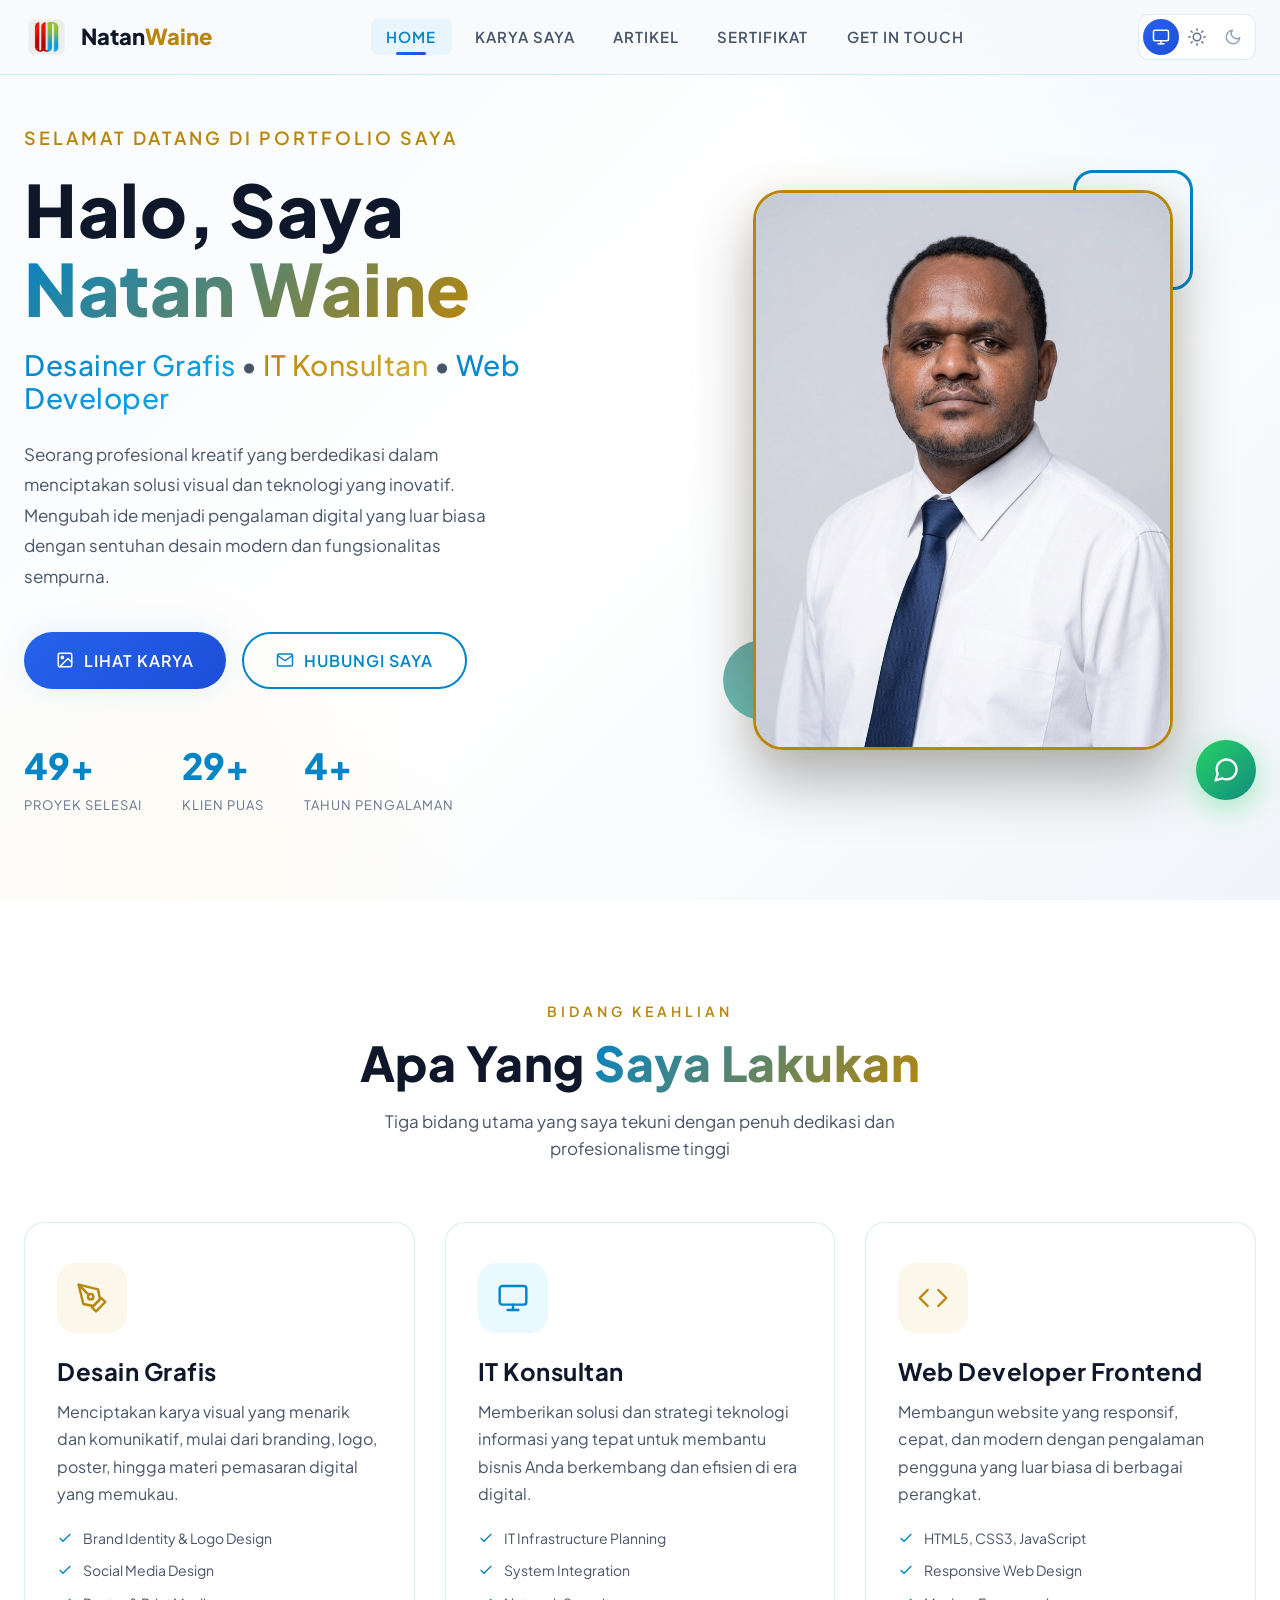
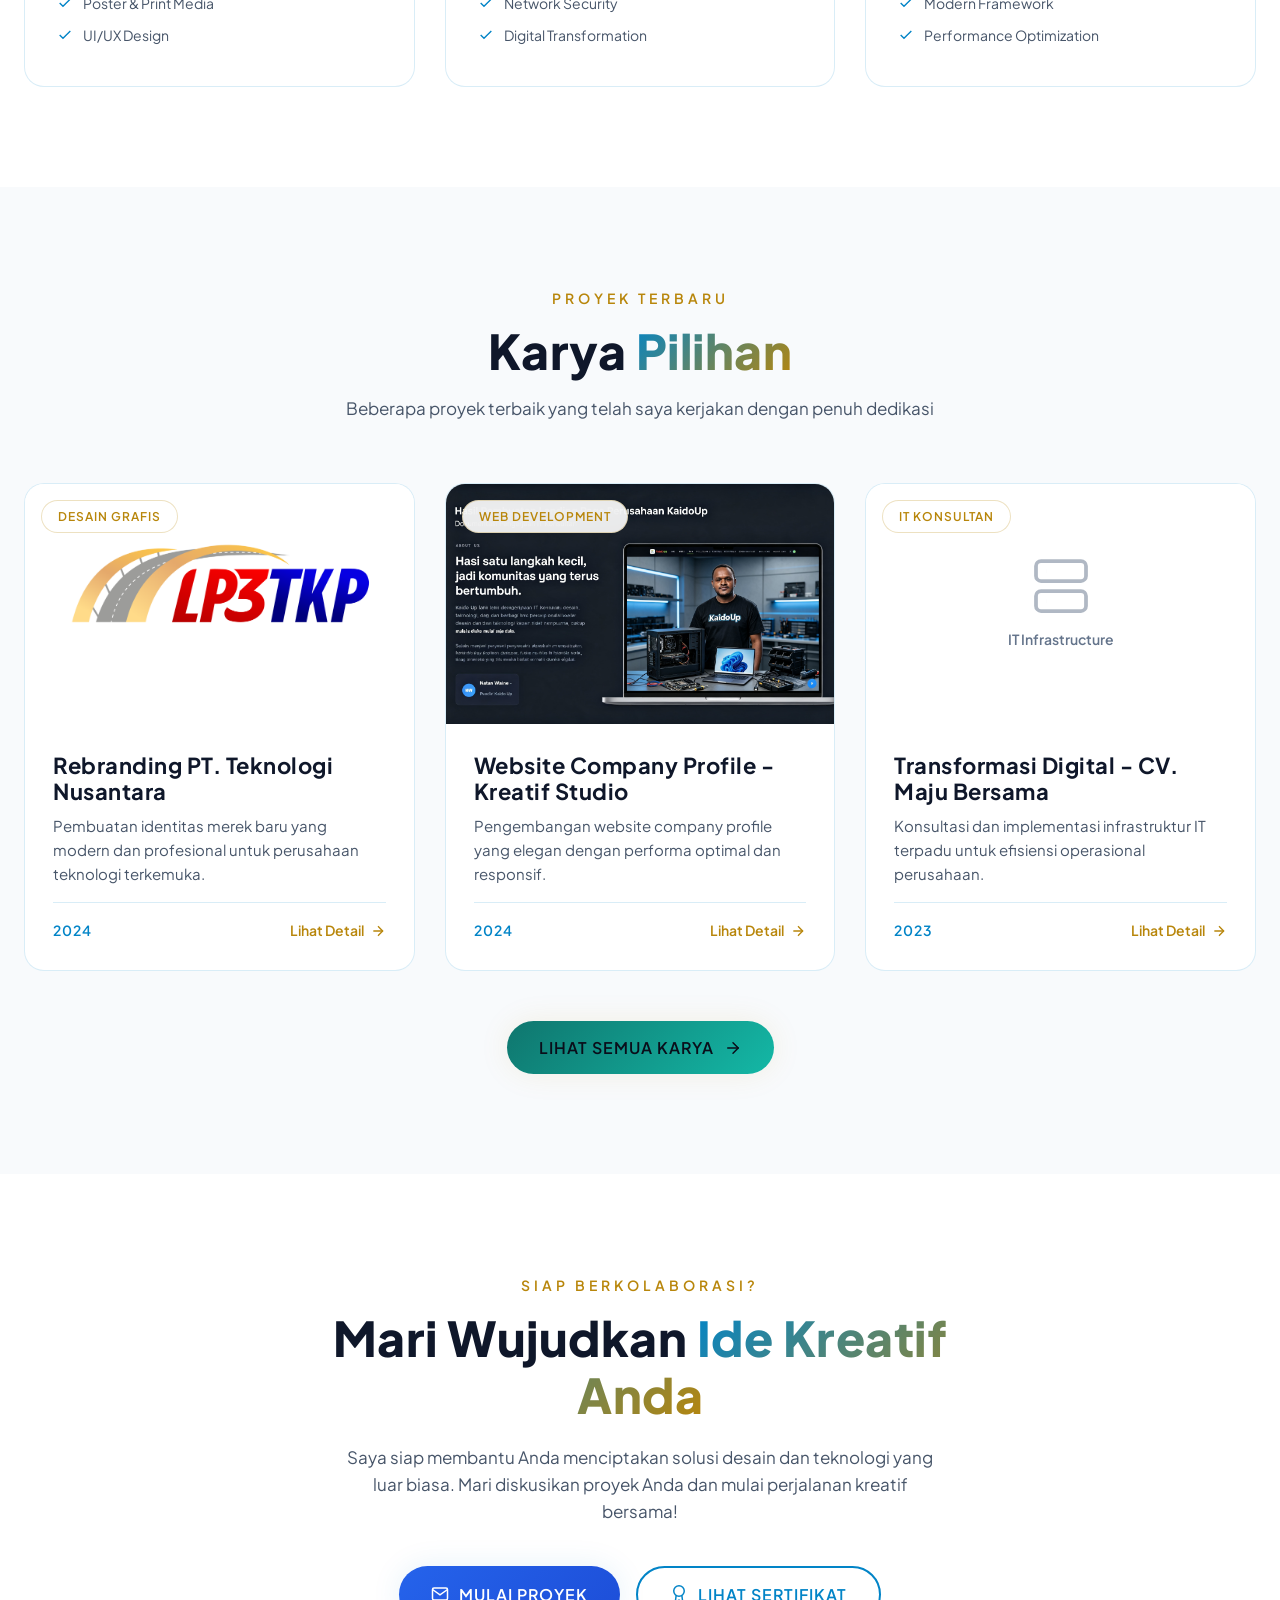
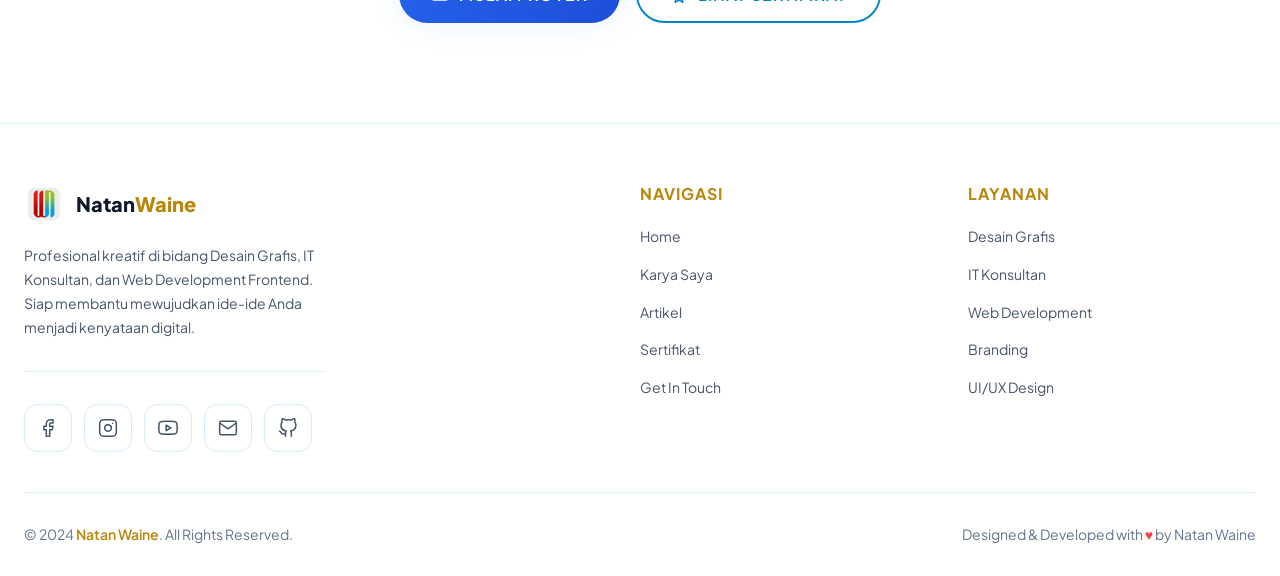
<file: index.html>
<!DOCTYPE html>
<html lang="id">
<head> 
    <meta charset="UTF-8">
    <meta name="viewport" content="width=device-width, initial-scale=1.0">
    <meta name="description" content="Portfolio Natan Waine - Desainer Grafis, IT Konsultan, dan Web Developer Frontend Profesional">
    <meta name="keywords" content="Natan Waine, Desain Grafis, IT Konsultan, Web Developer, Frontend Developer, Portfolio">
    <meta name="author" content="Natan Waine">
    <title>Natan Waine - Portfolio | Desain Grafis & Web Developer</title>
    
    <!-- Favicon -->
    <link rel="icon" type="image/png" href="[data-uri]">
    
    <!-- CSS -->
    <link rel="stylesheet" href="css/style.css">
    
    <!-- Fonts -->
    <link rel="preconnect" href="https://fonts.googleapis.com">
    <link rel="preconnect" href="https://fonts.gstatic.com" crossorigin>
    <link href="https://fonts.googleapis.com/css2?family=Plus+Jakarta+Sans:wght@300;400;500;600;700;800&display=swap" rel="stylesheet">
</head>
<body>

    <!-- Desktop & Tablet Navigation -->
    <nav class="navbar">
        <div class="container nav-container">
            <a href="index.html" class="nav-logo">
                <img src="[data-uri]" alt="Logo WN">
                <div class="nav-logo-text font-display">Natan<span>Waine</span></div>
            </a>
            
            <ul class="nav-menu">
                <li><a href="index.html" class="nav-link">Home</a></li>
                <li><a href="karya.html" class="nav-link">Karya Saya</a></li>
                <li><a href="artikel.html" class="nav-link">Artikel</a></li>
                <li><a href="sertifikat.html" class="nav-link">Sertifikat</a></li>
                <li><a href="kontak.html" class="nav-link">Get In Touch</a></li>
            </ul>
            
            <div class="nav-actions">
                <div class="theme-switcher">
                    <button class="theme-btn active" data-theme="device" title="Sesuaikan Perangkat">
                        <svg width="18" height="18" viewBox="0 0 24 24" fill="none" stroke="currentColor" stroke-width="2" stroke-linecap="round" stroke-linejoin="round">
                            <rect x="2" y="3" width="20" height="14" rx="2" ry="2"></rect>
                            <line x1="8" y1="21" x2="16" y2="21"></line>
                            <line x1="12" y1="17" x2="12" y2="21"></line>
                        </svg>
                    </button>
                    <button class="theme-btn" data-theme="light" title="Mode Terang">
                        <svg width="18" height="18" viewBox="0 0 24 24" fill="none" stroke="currentColor" stroke-width="2" stroke-linecap="round" stroke-linejoin="round">
                            <circle cx="12" cy="12" r="5"></circle>
                            <line x1="12" y1="1" x2="12" y2="3"></line>
                            <line x1="12" y1="21" x2="12" y2="23"></line>
                            <line x1="4.22" y1="4.22" x2="5.64" y2="5.64"></line>
                            <line x1="18.36" y1="18.36" x2="19.78" y2="19.78"></line>
                            <line x1="1" y1="12" x2="3" y2="12"></line>
                            <line x1="21" y1="12" x2="23" y2="12"></line>
                            <line x1="4.22" y1="19.78" x2="5.64" y2="18.36"></line>
                            <line x1="18.36" y1="5.64" x2="19.78" y2="4.22"></line>
                        </svg>
                    </button>
                    <button class="theme-btn" data-theme="dark" title="Mode Gelap">
                        <svg width="18" height="18" viewBox="0 0 24 24" fill="none" stroke="currentColor" stroke-width="2" stroke-linecap="round" stroke-linejoin="round">
                            <path d="M21 12.79A9 9 0 1 1 11.21 3 7 7 0 0 0 21 12.79z"></path>
                        </svg>
                    </button>
                </div>
            </div>
        </div>
    </nav>

    <!-- Mobile Bottom Navigation -->
    <nav class="mobile-nav">
        <ul class="mobile-nav-menu">
            <li>
                <a href="index.html" class="mobile-nav-item active">
                    <svg viewBox="0 0 24 24" fill="none" stroke="currentColor" stroke-linecap="round" stroke-linejoin="round">
                        <path d="M3 9l9-7 9 7v11a2 2 0 0 1-2 2H5a2 2 0 0 1-2-2z"></path>
                        <polyline points="9 22 9 12 15 12 15 22"></polyline>
                    </svg>
                    <span>Home</span>
                </a>
            </li>
            <li>
                <a href="karya.html" class="mobile-nav-item">
                    <svg viewBox="0 0 24 24" fill="none" stroke="currentColor" stroke-linecap="round" stroke-linejoin="round">
                        <rect x="3" y="3" width="18" height="18" rx="2" ry="2"></rect>
                        <circle cx="8.5" cy="8.5" r="1.5"></circle>
                        <polyline points="21 15 16 10 5 21"></polyline>
                    </svg>
                    <span>Karya</span>
                </a>
            </li>
            <li>
                <a href="artikel.html" class="mobile-nav-item">
                    <svg viewBox="0 0 24 24" fill="none" stroke="currentColor" stroke-linecap="round" stroke-linejoin="round">
                        <path d="M14 2H6a2 2 0 0 0-2 2v16a2 2 0 0 0 2 2h12a2 2 0 0 0 2-2V8z"></path>
                        <polyline points="14 2 14 8 20 8"></polyline>
                        <line x1="16" y1="13" x2="8" y2="13"></line>
                        <line x1="16" y1="17" x2="8" y2="17"></line>
                        <polyline points="10 9 9 9 8 9"></polyline>
                    </svg>
                    <span>Artikel</span>
                </a>
            </li>
            <li>
                <a href="sertifikat.html" class="mobile-nav-item">
                    <svg viewBox="0 0 24 24" fill="none" stroke="currentColor" stroke-linecap="round" stroke-linejoin="round">
                        <circle cx="12" cy="8" r="7"></circle>
                        <polyline points="8.21 13.89 7 23 12 20 17 23 15.79 13.88"></polyline>
                    </svg>
                    <span>Sertifikat</span>
                </a>
            </li>
            <li>
                <a href="kontak.html" class="mobile-nav-item">
                    <svg viewBox="0 0 24 24" fill="none" stroke="currentColor" stroke-linecap="round" stroke-linejoin="round">
                        <path d="M4 4h16c1.1 0 2 .9 2 2v12c0 1.1-.9 2-2 2H4c-1.1 0-2-.9-2-2V6c0-1.1.9-2 2-2z"></path>
                        <polyline points="22,6 12,13 2,6"></polyline>
                    </svg>
                    <span>Kontak</span>
                </a>
            </li>
        </ul>
    </nav>

    <!-- Hero Section -->
    <section class="hero">
        <div class="container hero-container">
            <div class="hero-content">
                <p class="hero-greeting">Selamat Datang di Portfolio Saya</p>
                <h1 class="hero-title font-display">
                    Halo, Saya <span class="gradient-text">Natan Waine</span>
                </h1>
                <h2 class="hero-subtitle">
                    <span class="gradient-text-blue">Desainer Grafis</span> &bull; 
                    <span class="gradient-text-gold">IT Konsultan</span> &bull; 
                    <span class="gradient-text-blue">Web Developer</span>
                </h2>
                <p class="hero-description">
                    Seorang profesional kreatif yang berdedikasi dalam menciptakan solusi visual dan teknologi yang inovatif. 
                    Mengubah ide menjadi pengalaman digital yang luar biasa dengan sentuhan desain modern dan fungsionalitas sempurna.
                </p>
                <div class="hero-buttons">
                    <a href="karya.html" class="btn btn-primary">
                        <svg width="18" height="18" viewBox="0 0 24 24" fill="none" stroke="currentColor" stroke-width="2" stroke-linecap="round" stroke-linejoin="round">
                            <rect x="3" y="3" width="18" height="18" rx="2" ry="2"></rect>
                            <circle cx="8.5" cy="8.5" r="1.5"></circle>
                            <polyline points="21 15 16 10 5 21"></polyline>
                        </svg>
                        Lihat Karya
                    </a>
                    <a href="kontak.html" class="btn btn-outline">
                        <svg width="18" height="18" viewBox="0 0 24 24" fill="none" stroke="currentColor" stroke-width="2" stroke-linecap="round" stroke-linejoin="round">
                            <path d="M4 4h16c1.1 0 2 .9 2 2v12c0 1.1-.9 2-2 2H4c-1.1 0-2-.9-2-2V6c0-1.1.9-2 2-2z"></path>
                            <polyline points="22,6 12,13 2,6"></polyline>
                        </svg>
                        Hubungi Saya
                    </a>
                </div>
                <div class="hero-stats">
                    <div class="stat-item">
                        <div class="stat-number" data-target="50">0+</div>
                        <div class="stat-label">Proyek Selesai</div>
                    </div>
                    <div class="stat-item">
                        <div class="stat-number" data-target="30">0+</div>
                        <div class="stat-label">Klien Puas</div>
                    </div>
                    <div class="stat-item">
                        <div class="stat-number" data-target="5">0+</div>
                        <div class="stat-label">Tahun Pengalaman</div>
                    </div>
                </div>
            </div>
            <div class="hero-image">
                <div class="hero-image-wrapper">
                    <div class="hero-image-decoration"></div>
                    <div class="hero-image-decoration-2"></div>
                    <div class="hero-image-frame">
                        <img src="[data-uri]" alt="Natan Waine - Desainer Grafis & Web Developer">
                    </div>
                </div>
            </div>
        </div>
    </section>

    <!-- Expertise / Services Section -->
    <section class="section" style="background: var(--bg-secondary);">
        <div class="container">
            <div class="section-header">
                <p class="section-eyebrow">Bidang Keahlian</p>
                <h2 class="section-title font-display">Apa Yang <span class="gradient-text">Saya Lakukan</span></h2>
                <p class="section-subtitle">Tiga bidang utama yang saya tekuni dengan penuh dedikasi dan profesionalisme tinggi</p>
            </div>
            
            <div class="services-grid">
                <!-- Desain Grafis -->
                <div class="service-card gold">
                    <div class="service-icon">
                        <svg viewBox="0 0 24 24" fill="none" stroke="currentColor" stroke-linecap="round" stroke-linejoin="round">
                            <path d="M12 19l7-7 3 3-7 7-3-3z"></path>
                            <path d="M18 13l-1.5-7.5L2 2l3.5 14.5L13 18l5-5z"></path>
                            <path d="M2 2l7.586 7.586"></path>
                            <circle cx="11" cy="11" r="2"></circle>
                        </svg>
                    </div>
                    <h3 class="service-title">Desain Grafis</h3>
                    <p class="service-description">
                        Menciptakan karya visual yang menarik dan komunikatif, mulai dari branding, logo, 
                        poster, hingga materi pemasaran digital yang memukau.
                    </p>
                    <ul class="service-features">
                        <li class="service-feature">
                            <svg viewBox="0 0 24 24" fill="none" stroke="currentColor" stroke-width="2"><polyline points="20 6 9 17 4 12"></polyline></svg>
                            Brand Identity & Logo Design
                        </li>
                        <li class="service-feature">
                            <svg viewBox="0 0 24 24" fill="none" stroke="currentColor" stroke-width="2"><polyline points="20 6 9 17 4 12"></polyline></svg>
                            Social Media Design
                        </li>
                        <li class="service-feature">
                            <svg viewBox="0 0 24 24" fill="none" stroke="currentColor" stroke-width="2"><polyline points="20 6 9 17 4 12"></polyline></svg>
                            Poster & Print Media
                        </li>
                        <li class="service-feature">
                            <svg viewBox="0 0 24 24" fill="none" stroke="currentColor" stroke-width="2"><polyline points="20 6 9 17 4 12"></polyline></svg>
                            UI/UX Design
                        </li>
                    </ul>
                </div>

                <!-- IT Konsultan -->
                <div class="service-card">
                    <div class="service-icon">
                        <svg viewBox="0 0 24 24" fill="none" stroke="currentColor" stroke-linecap="round" stroke-linejoin="round">
                            <rect x="2" y="3" width="20" height="14" rx="2" ry="2"></rect>
                            <line x1="8" y1="21" x2="16" y2="21"></line>
                            <line x1="12" y1="17" x2="12" y2="21"></line>
                        </svg>
                    </div>
                    <h3 class="service-title">IT Konsultan</h3>
                    <p class="service-description">
                        Memberikan solusi dan strategi teknologi informasi yang tepat untuk membantu 
                        bisnis Anda berkembang dan efisien di era digital.
                    </p>
                    <ul class="service-features">
                        <li class="service-feature">
                            <svg viewBox="0 0 24 24" fill="none" stroke="currentColor" stroke-width="2"><polyline points="20 6 9 17 4 12"></polyline></svg>
                            IT Infrastructure Planning
                        </li>
                        <li class="service-feature">
                            <svg viewBox="0 0 24 24" fill="none" stroke="currentColor" stroke-width="2"><polyline points="20 6 9 17 4 12"></polyline></svg>
                            System Integration
                        </li>
                        <li class="service-feature">
                            <svg viewBox="0 0 24 24" fill="none" stroke="currentColor" stroke-width="2"><polyline points="20 6 9 17 4 12"></polyline></svg>
                            Network Security
                        </li>
                        <li class="service-feature">
                            <svg viewBox="0 0 24 24" fill="none" stroke="currentColor" stroke-width="2"><polyline points="20 6 9 17 4 12"></polyline></svg>
                            Digital Transformation
                        </li>
                    </ul>
                </div>

                <!-- Web Developer Frontend -->
                <div class="service-card gold">
                    <div class="service-icon">
                        <svg viewBox="0 0 24 24" fill="none" stroke="currentColor" stroke-linecap="round" stroke-linejoin="round">
                            <polyline points="16 18 22 12 16 6"></polyline>
                            <polyline points="8 6 2 12 8 18"></polyline>
                        </svg>
                    </div>
                    <h3 class="service-title">Web Developer Frontend</h3>
                    <p class="service-description">
                        Membangun website yang responsif, cepat, dan modern dengan pengalaman pengguna 
                        yang luar biasa di berbagai perangkat.
                    </p>
                    <ul class="service-features">
                        <li class="service-feature">
                            <svg viewBox="0 0 24 24" fill="none" stroke="currentColor" stroke-width="2"><polyline points="20 6 9 17 4 12"></polyline></svg>
                            HTML5, CSS3, JavaScript
                        </li>
                        <li class="service-feature">
                            <svg viewBox="0 0 24 24" fill="none" stroke="currentColor" stroke-width="2"><polyline points="20 6 9 17 4 12"></polyline></svg>
                            Responsive Web Design
                        </li>
                        <li class="service-feature">
                            <svg viewBox="0 0 24 24" fill="none" stroke="currentColor" stroke-width="2"><polyline points="20 6 9 17 4 12"></polyline></svg>
                            Modern Framework
                        </li>
                        <li class="service-feature">
                            <svg viewBox="0 0 24 24" fill="none" stroke="currentColor" stroke-width="2"><polyline points="20 6 9 17 4 12"></polyline></svg>
                            Performance Optimization
                        </li>
                    </ul>
                </div>
            </div>
        </div>
    </section>

    <!-- Featured Projects -->
    <section class="section">
        <div class="container">
            <div class="section-header">
                <p class="section-eyebrow">Proyek Terbaru</p>
                <h2 class="section-title font-display">Karya <span class="gradient-text">Pilihan</span></h2>
                <p class="section-subtitle">Beberapa proyek terbaik yang telah saya kerjakan dengan penuh dedikasi</p>
            </div>
            
            <div class="portfolio-grid">
                <!-- Project 1 -->
                <div class="portfolio-card" data-category="design">
                    <div class="portfolio-image">
                        <span class="portfolio-category-badge">Desain Grafis</span>
                        <div class="portfolio-image-placeholder">
                            <svg viewBox="0 0 24 24" fill="none" stroke="currentColor" stroke-width="1.5">
                                <path d="M12 19l7-7 3 3-7 7-3-3z"></path>
                                <path d="M18 13l-1.5-7.5L2 2l3.5 14.5L13 18l5-5z"></path>
                            </svg>
                            <span style="font-size: 14px; font-weight: 600;">Branding Identity</span>
                        </div>
                    </div>
                    <div class="portfolio-content">
                        <h3 class="portfolio-title">Rebranding PT. Teknologi Nusantara</h3>
                        <p class="portfolio-description">Pembuatan identitas merek baru yang modern dan profesional untuk perusahaan teknologi terkemuka.</p>
                        <div class="portfolio-meta">
                            <span class="portfolio-year">2024</span>
                            <a href="karya.html" class="portfolio-link">
                                Lihat Detail
                                <svg viewBox="0 0 24 24" fill="none" stroke="currentColor" stroke-width="2"><line x1="5" y1="12" x2="19" y2="12"></line><polyline points="12 5 19 12 12 19"></polyline></svg>
                            </a>
                        </div>
                    </div>
                </div>

                <!-- Project 2 -->
                <div class="portfolio-card" data-category="web">
                    <div class="portfolio-image">
                        <span class="portfolio-category-badge">Web Development</span>
                        <div class="portfolio-image-placeholder">
                            <svg viewBox="0 0 24 24" fill="none" stroke="currentColor" stroke-width="1.5">
                                <rect x="2" y="3" width="20" height="14" rx="2" ry="2"></rect>
                                <line x1="8" y1="21" x2="16" y2="21"></line>
                                <line x1="12" y1="17" x2="12" y2="21"></line>
                            </svg>
                            <span style="font-size: 14px; font-weight: 600;">Company Profile</span>
                        </div>
                    </div>
                    <div class="portfolio-content">
                        <h3 class="portfolio-title">Website Company Profile - Kreatif Studio</h3>
                        <p class="portfolio-description">Pengembangan website company profile yang elegan dengan performa optimal dan responsif.</p>
                        <div class="portfolio-meta">
                            <span class="portfolio-year">2024</span>
                            <a href="karya.html" class="portfolio-link">
                                Lihat Detail
                                <svg viewBox="0 0 24 24" fill="none" stroke="currentColor" stroke-width="2"><line x1="5" y1="12" x2="19" y2="12"></line><polyline points="12 5 19 12 12 19"></polyline></svg>
                            </a>
                        </div>
                    </div>
                </div>

                <!-- Project 3 -->
                <div class="portfolio-card" data-category="it">
                    <div class="portfolio-image">
                        <span class="portfolio-category-badge">IT Konsultan</span>
                        <div class="portfolio-image-placeholder">
                            <svg viewBox="0 0 24 24" fill="none" stroke="currentColor" stroke-width="1.5">
                                <rect x="2" y="2" width="20" height="8" rx="2" ry="2"></rect>
                                <rect x="2" y="14" width="20" height="8" rx="2" ry="2"></rect>
                                <line x1="6" y1="6" x2="6.01" y2="6"></line>
                                <line x1="6" y1="18" x2="6.01" y2="18"></line>
                            </svg>
                            <span style="font-size: 14px; font-weight: 600;">IT Infrastructure</span>
                        </div>
                    </div>
                    <div class="portfolio-content">
                        <h3 class="portfolio-title">Transformasi Digital - CV. Maju Bersama</h3>
                        <p class="portfolio-description">Konsultasi dan implementasi infrastruktur IT terpadu untuk efisiensi operasional perusahaan.</p>
                        <div class="portfolio-meta">
                            <span class="portfolio-year">2023</span>
                            <a href="karya.html" class="portfolio-link">
                                Lihat Detail
                                <svg viewBox="0 0 24 24" fill="none" stroke="currentColor" stroke-width="2"><line x1="5" y1="12" x2="19" y2="12"></line><polyline points="12 5 19 12 12 19"></polyline></svg>
                            </a>
                        </div>
                    </div>
                </div>
            </div>
            
            <div style="text-align: center; margin-top: 50px;">
                <a href="karya.html" class="btn btn-gold">
                    Lihat Semua Karya
                    <svg width="18" height="18" viewBox="0 0 24 24" fill="none" stroke="currentColor" stroke-width="2" stroke-linecap="round" stroke-linejoin="round">
                        <line x1="5" y1="12" x2="19" y2="12"></line>
                        <polyline points="12 5 19 12 12 19"></polyline>
                    </svg>
                </a>
            </div>
        </div>
    </section>

    <!-- CTA Section -->
    <section class="section" style="background: var(--bg-secondary);">
        <div class="container">
            <div style="text-align: center; max-width: 700px; margin: 0 auto;">
                <p class="section-eyebrow">Siap Berkolaborasi?</p>
                <h2 class="section-title font-display" style="margin-bottom: 20px;">
                    Mari Wujudkan <span class="gradient-text">Ide Kreatif Anda</span>
                </h2>
                <p class="section-subtitle" style="margin-bottom: 40px;">
                    Saya siap membantu Anda menciptakan solusi desain dan teknologi yang luar biasa. 
                    Mari diskusikan proyek Anda dan mulai perjalanan kreatif bersama!
                </p>
                <div style="display: flex; gap: 16px; justify-content: center; flex-wrap: wrap;">
                    <a href="kontak.html" class="btn btn-primary">
                        <svg width="18" height="18" viewBox="0 0 24 24" fill="none" stroke="currentColor" stroke-width="2"><path d="M4 4h16c1.1 0 2 .9 2 2v12c0 1.1-.9 2-2 2H4c-1.1 0-2-.9-2-2V6c0-1.1.9-2 2-2z"></path><polyline points="22,6 12,13 2,6"></polyline></svg>
                        Mulai Proyek
                    </a>
                    <a href="sertifikat.html" class="btn btn-outline">
                        <svg width="18" height="18" viewBox="0 0 24 24" fill="none" stroke="currentColor" stroke-width="2"><circle cx="12" cy="8" r="7"></circle><polyline points="8.21 13.89 7 23 12 20 17 23 15.79 13.88"></polyline></svg>
                        Lihat Sertifikat
                    </a>
                </div>
            </div>
        </div>
    </section>

    <!-- Footer -->
    <footer class="footer">
        <div class="container">
            <div class="footer-container">
                <div class="footer-brand">
                    <div class="footer-logo">
                        <img src="[data-uri]" alt="Logo WN">
                        <div class="footer-logo-text font-display">Natan<span>Waine</span></div>
                    </div>
                    <p class="footer-description">
                        Profesional kreatif di bidang Desain Grafis, IT Konsultan, dan Web Development Frontend. 
                        Siap membantu mewujudkan ide-ide Anda menjadi kenyataan digital.
                    </p>
                    <div class="social-links">
                        <a href="https://facebook.com/wainenath.official" target="_blank" class="social-link" title="Facebook">
                            <svg viewBox="0 0 24 24" fill="none" stroke="currentColor" stroke-linecap="round" stroke-linejoin="round">
                                <path d="M18 2h-3a5 5 0 0 0-5 5v3H7v4h3v8h4v-8h3l1-4h-4V7a1 1 0 0 1 1-1h3z"></path>
                            </svg>
                        </a>
                        <a href="https://instagram.com/wainenath.official" target="_blank" class="social-link" title="Instagram">
                            <svg viewBox="0 0 24 24" fill="none" stroke="currentColor" stroke-linecap="round" stroke-linejoin="round">
                                <rect x="2" y="2" width="20" height="20" rx="5" ry="5"></rect>
                                <path d="M16 11.37A4 4 0 1 1 12.63 8 4 4 0 0 1 16 11.37z"></path>
                                <line x1="17.5" y1="6.5" x2="17.51" y2="6.5"></line>
                            </svg>
                        </a>
                        <a href="https://youtube.com/@wainenath.official" target="_blank" class="social-link" title="YouTube">
                            <svg viewBox="0 0 24 24" fill="none" stroke="currentColor" stroke-linecap="round" stroke-linejoin="round">
                                <path d="M22.54 6.42a2.78 2.78 0 0 0-1.94-2C18.88 4 12 4 12 4s-6.88 0-8.6.46a2.78 2.78 0 0 0-1.94 2A29 29 0 0 0 1 11.75a29 29 0 0 0 .46 5.33A2.78 2.78 0 0 0 3.4 19c1.72.46 8.6.46 8.6.46s6.88 0 8.6-.46a2.78 2.78 0 0 0 1.94-2 29 29 0 0 0 .46-5.25 29 29 0 0 0-.46-5.33z"></path>
                                <polygon points="9.75 15.02 15.5 11.75 9.75 8.48 9.75 15.02"></polygon>
                            </svg>
                        </a>
                        <a href="mailto:wainenath1@gmail.com" class="social-link" title="Email">
                            <svg viewBox="0 0 24 24" fill="none" stroke="currentColor" stroke-linecap="round" stroke-linejoin="round">
                                <path d="M4 4h16c1.1 0 2 .9 2 2v12c0 1.1-.9 2-2 2H4c-1.1 0-2-.9-2-2V6c0-1.1.9-2 2-2z"></path>
                                <polyline points="22,6 12,13 2,6"></polyline>
                            </svg>
                        </a>
                        <a href="https://github.com/wainenath" target="_blank" class="social-link" title="GitHub">
                            <svg viewBox="0 0 24 24" fill="none" stroke="currentColor" stroke-linecap="round" stroke-linejoin="round">
                                <path d="M9 19c-5 1.5-5-2.5-7-3m14 6v-3.87a3.37 3.37 0 0 0-.94-2.61c3.14-.35 6.44-1.54 6.44-7A5.44 5.44 0 0 0 20 4.77 5.07 5.07 0 0 0 19.91 1S18.73.65 16 2.48a13.38 13.38 0 0 0-7 0C6.27.65 5.09 1 5.09 1A5.07 5.07 0 0 0 5 4.77a5.44 5.44 0 0 0-1.5 3.78c0 5.42 3.3 6.61 6.44 7A3.37 3.37 0 0 0 9 18.13V22"></path>
                            </svg>
                        </a>
                    </div>
                </div>

                <div>
                    <h4 class="footer-title">Navigasi</h4>
                    <ul class="footer-links">
                        <li><a href="index.html">Home</a></li>
                        <li><a href="karya.html">Karya Saya</a></li>
                        <li><a href="artikel.html">Artikel</a></li>
                        <li><a href="sertifikat.html">Sertifikat</a></li>
                        <li><a href="kontak.html">Get In Touch</a></li>
                    </ul>
                </div>

                <div>
                    <h4 class="footer-title">Layanan</h4>
                    <ul class="footer-links">
                        <li><a href="kontak.html">Desain Grafis</a></li>
                        <li><a href="kontak.html">IT Konsultan</a></li>
                        <li><a href="kontak.html">Web Development</a></li>
                        <li><a href="kontak.html">Branding</a></li>
                        <li><a href="kontak.html">UI/UX Design</a></li>
                    </ul>
                </div>

                <div>
                    <h4 class="footer-title">Kontak</h4>
                    <ul class="footer-links">
                        <li><a href="mailto:wainenath1@gmail.com">wainenath1@gmail.com</a></li>
                        <li><a href="https://wa.me/6281344234657">+62 813-4423-4657</a></li>
                        <li><a href="https://instagram.com/wainenath.official" target="_blank">@wainenath.official</a></li>
                        <li><a href="kontak.html">Indonesia</a></li>
                    </ul>
                </div>
            </div>

            <div class="footer-bottom">
                <p class="footer-copyright">
                    &copy; 2024 <span>Natan Waine</span>. All Rights Reserved.
                </p>
                <p class="footer-copyright">
                    Designed & Developed with <span style="color: #ef4444;">♥</span> by Natan Waine
                </p>
            </div>
        </div>
    </footer>

    <!-- WhatsApp Floating Button -->
    <div class="whatsapp-float">
        <div class="whatsapp-popup">
            <div class="whatsapp-popup-header">
                <div class="whatsapp-popup-avatar">
                    <img src="[data-uri]" alt="Natan Waine">
                </div>
                <div>
                    <div class="whatsapp-popup-name">Natan Waine</div>
                    <div class="whatsapp-popup-status">
                        <span class="status-dot"></span>
                        Online
                    </div>
                </div>
            </div>
            <div class="whatsapp-popup-body">
                <div class="whatsapp-popup-message">
                    Halo! 👋 Ada yang bisa saya bantu? Silakan kirim pesan Anda.
                </div>
                <div class="whatsapp-popup-input">
                    <input type="text" placeholder="Ketik pesan Anda..." id="whatsapp-input">
                    <button class="whatsapp-popup-send">
                        <svg viewBox="0 0 24 24" fill="none" stroke="currentColor" stroke-width="2" stroke-linecap="round" stroke-linejoin="round">
                            <line x1="22" y1="2" x2="11" y2="13"></line>
                            <polygon points="22 2 15 22 11 13 2 9 22 2"></polygon>
                        </svg>
                    </button>
                </div>
            </div>
        </div>
        <button class="whatsapp-btn" title="Chat via WhatsApp">
            <svg viewBox="0 0 24 24" fill="none" stroke="currentColor" stroke-linecap="round" stroke-linejoin="round">
                <path d="M21 11.5a8.38 8.38 0 0 1-.9 3.8 8.5 8.5 0 0 1-7.6 4.7 8.38 8.38 0 0 1-3.8-.9L3 21l1.9-5.7a8.38 8.38 0 0 1-.9-3.8 8.5 8.5 0 0 1 4.7-7.6 8.38 8.38 0 0 1 3.8-.9h.5a8.48 8.48 0 0 1 8 8v.5z"></path>
            </svg>
        </button>
    </div>

    <!-- JavaScript -->
    <script src="js/script.js"></script>
</body>
</html>
</file>
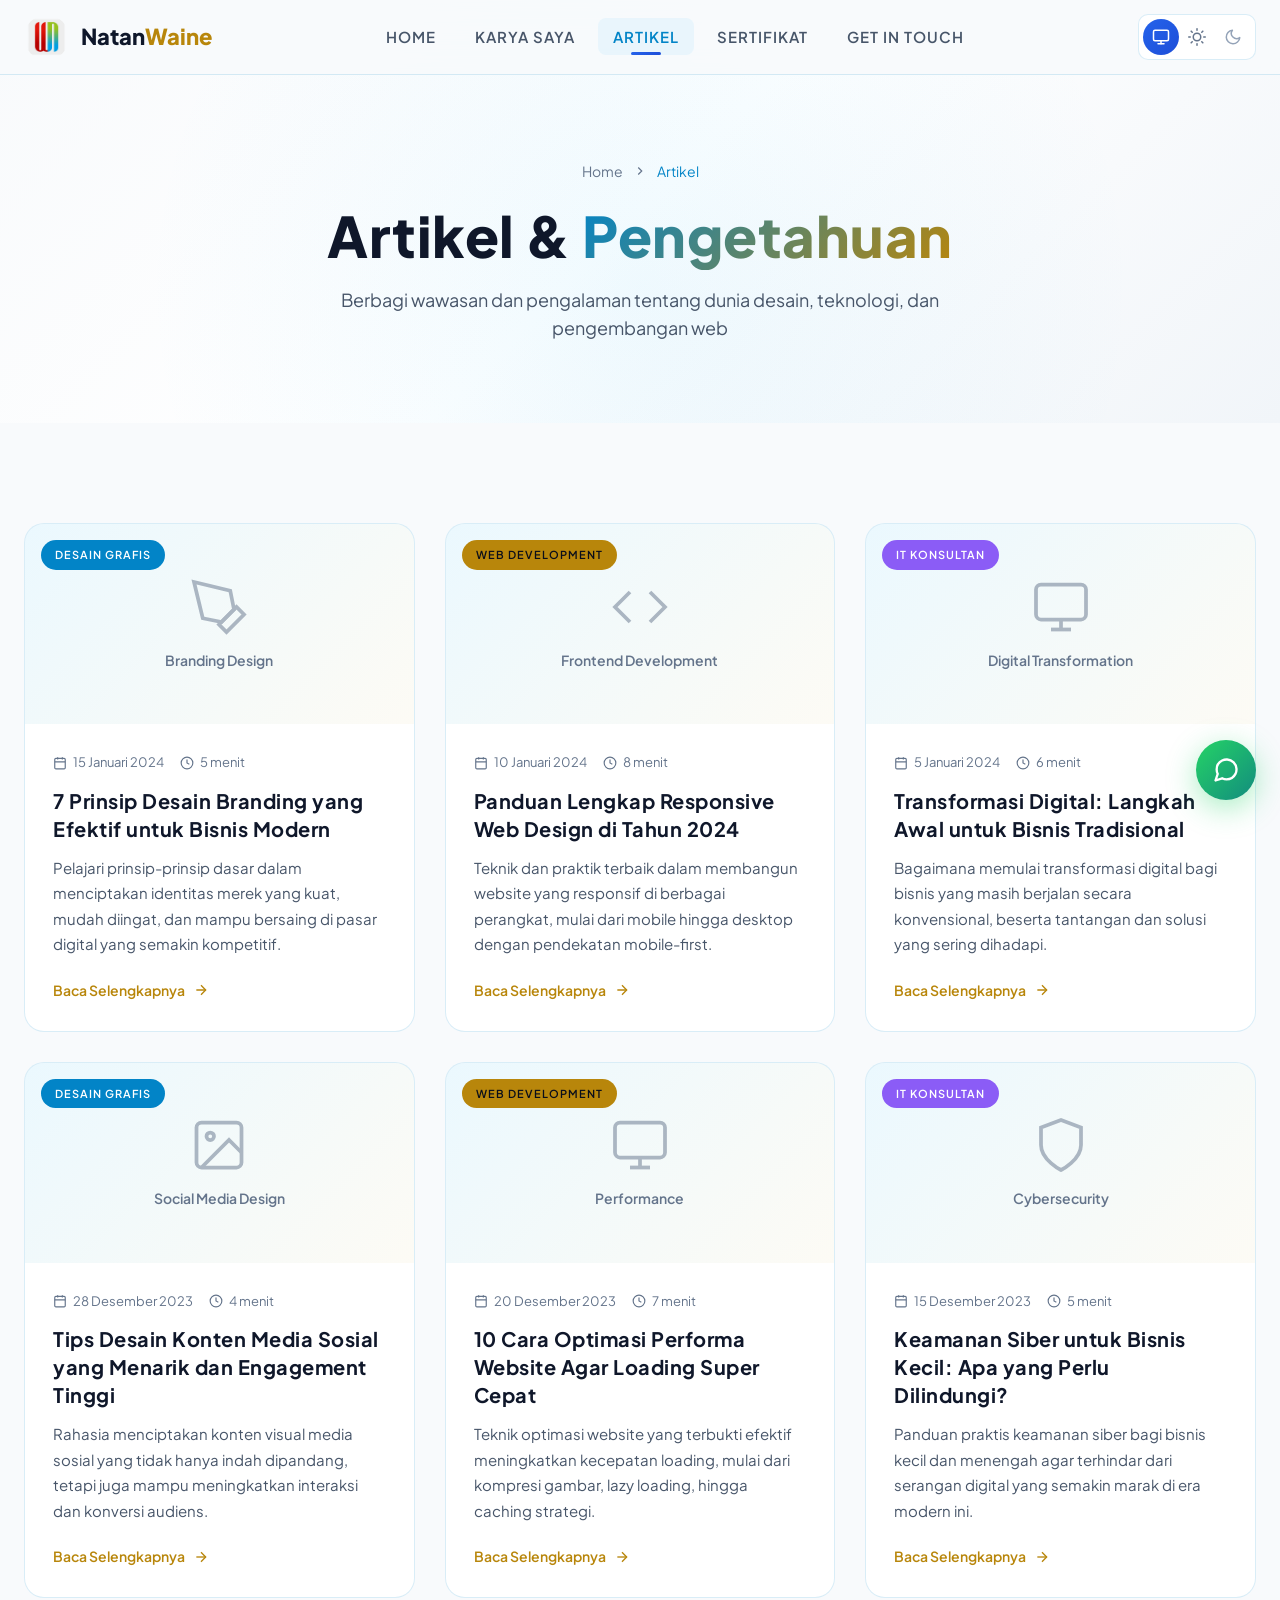
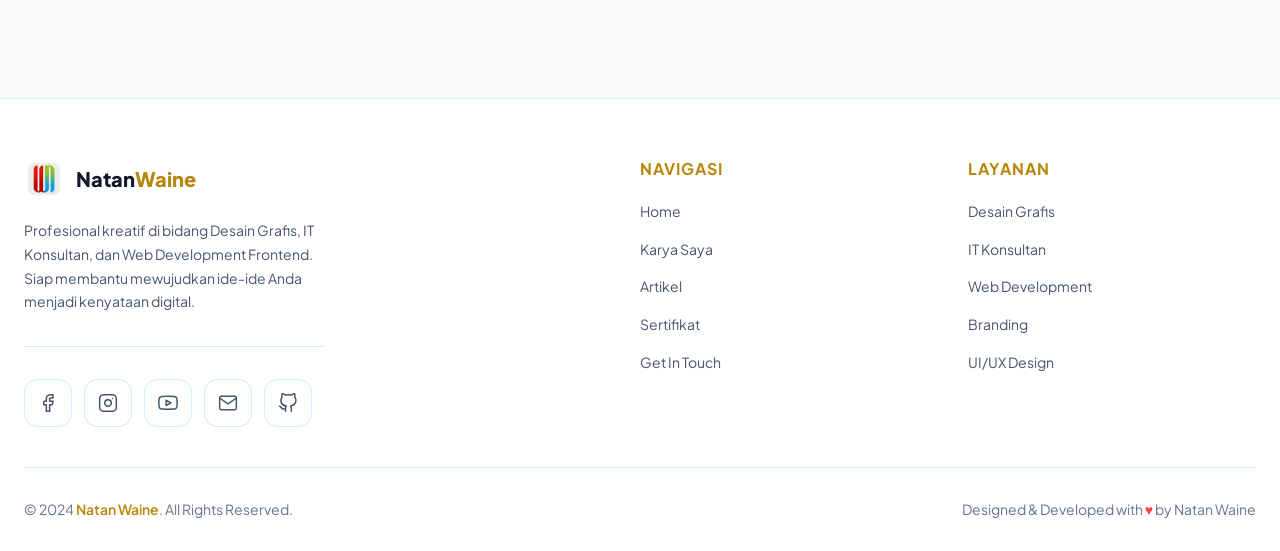
<file: artikel.html>
<!DOCTYPE html>
<html lang="id">
<head> 
    <meta charset="UTF-8">
    <meta name="viewport" content="width=device-width, initial-scale=1.0">
    <meta name="description" content="Artikel Natan Waine - Berbagi pengetahuan tentang desain grafis, teknologi IT, dan web development">
    <title>Artikel - Natan Waine Portfolio</title>
    
    <link rel="icon" type="image/png" href="[data-uri]">
    <link rel="stylesheet" href="css/style.css">
    <link rel="preconnect" href="https://fonts.googleapis.com">
    <link rel="preconnect" href="https://fonts.gstatic.com" crossorigin>
    <link href="https://fonts.googleapis.com/css2?family=Plus+Jakarta+Sans:wght@300;400;500;600;700;800&display=swap" rel="stylesheet">
</head>
<body>

    <!-- Desktop & Tablet Navigation -->
    <nav class="navbar">
        <div class="container nav-container">
            <a href="index.html" class="nav-logo">
                <img src="[data-uri]" alt="Logo WN">
                <div class="nav-logo-text font-display">Natan<span>Waine</span></div>
            </a>
            
            <ul class="nav-menu">
                <li><a href="index.html" class="nav-link">Home</a></li>
                <li><a href="karya.html" class="nav-link">Karya Saya</a></li>
                <li><a href="artikel.html" class="nav-link">Artikel</a></li>
                <li><a href="sertifikat.html" class="nav-link">Sertifikat</a></li>
                <li><a href="kontak.html" class="nav-link">Get In Touch</a></li>
            </ul>
            
            <div class="nav-actions">
                <div class="theme-switcher">
                    <button class="theme-btn active" data-theme="device" title="Sesuaikan Perangkat">
                        <svg width="18" height="18" viewBox="0 0 24 24" fill="none" stroke="currentColor" stroke-width="2" stroke-linecap="round" stroke-linejoin="round">
                            <rect x="2" y="3" width="20" height="14" rx="2" ry="2"></rect>
                            <line x1="8" y1="21" x2="16" y2="21"></line>
                            <line x1="12" y1="17" x2="12" y2="21"></line>
                        </svg>
                    </button>
                    <button class="theme-btn" data-theme="light" title="Mode Terang">
                        <svg width="18" height="18" viewBox="0 0 24 24" fill="none" stroke="currentColor" stroke-width="2" stroke-linecap="round" stroke-linejoin="round">
                            <circle cx="12" cy="12" r="5"></circle>
                            <line x1="12" y1="1" x2="12" y2="3"></line>
                            <line x1="12" y1="21" x2="12" y2="23"></line>
                            <line x1="4.22" y1="4.22" x2="5.64" y2="5.64"></line>
                            <line x1="18.36" y1="18.36" x2="19.78" y2="19.78"></line>
                            <line x1="1" y1="12" x2="3" y2="12"></line>
                            <line x1="21" y1="12" x2="23" y2="12"></line>
                            <line x1="4.22" y1="19.78" x2="5.64" y2="18.36"></line>
                            <line x1="18.36" y1="5.64" x2="19.78" y2="4.22"></line>
                        </svg>
                    </button>
                    <button class="theme-btn" data-theme="dark" title="Mode Gelap">
                        <svg width="18" height="18" viewBox="0 0 24 24" fill="none" stroke="currentColor" stroke-width="2" stroke-linecap="round" stroke-linejoin="round">
                            <path d="M21 12.79A9 9 0 1 1 11.21 3 7 7 0 0 0 21 12.79z"></path>
                        </svg>
                    </button>
                </div>
            </div>
        </div>
    </nav>

    <!-- Mobile Bottom Navigation -->
    <nav class="mobile-nav">
        <ul class="mobile-nav-menu">
            <li>
                <a href="index.html" class="mobile-nav-item">
                    <svg viewBox="0 0 24 24" fill="none" stroke="currentColor" stroke-linecap="round" stroke-linejoin="round">
                        <path d="M3 9l9-7 9 7v11a2 2 0 0 1-2 2H5a2 2 0 0 1-2-2z"></path>
                        <polyline points="9 22 9 12 15 12 15 22"></polyline>
                    </svg>
                    <span>Home</span>
                </a>
            </li>
            <li>
                <a href="karya.html" class="mobile-nav-item">
                    <svg viewBox="0 0 24 24" fill="none" stroke="currentColor" stroke-linecap="round" stroke-linejoin="round">
                        <rect x="3" y="3" width="18" height="18" rx="2" ry="2"></rect>
                        <circle cx="8.5" cy="8.5" r="1.5"></circle>
                        <polyline points="21 15 16 10 5 21"></polyline>
                    </svg>
                    <span>Karya</span>
                </a>
            </li>
            <li>
                <a href="artikel.html" class="mobile-nav-item active">
                    <svg viewBox="0 0 24 24" fill="none" stroke="currentColor" stroke-linecap="round" stroke-linejoin="round">
                        <path d="M14 2H6a2 2 0 0 0-2 2v16a2 2 0 0 0 2 2h12a2 2 0 0 0 2-2V8z"></path>
                        <polyline points="14 2 14 8 20 8"></polyline>
                        <line x1="16" y1="13" x2="8" y2="13"></line>
                        <line x1="16" y1="17" x2="8" y2="17"></line>
                        <polyline points="10 9 9 9 8 9"></polyline>
                    </svg>
                    <span>Artikel</span>
                </a>
            </li>
            <li>
                <a href="sertifikat.html" class="mobile-nav-item">
                    <svg viewBox="0 0 24 24" fill="none" stroke="currentColor" stroke-linecap="round" stroke-linejoin="round">
                        <circle cx="12" cy="8" r="7"></circle>
                        <polyline points="8.21 13.89 7 23 12 20 17 23 15.79 13.88"></polyline>
                    </svg>
                    <span>Sertifikat</span>
                </a>
            </li>
            <li>
                <a href="kontak.html" class="mobile-nav-item">
                    <svg viewBox="0 0 24 24" fill="none" stroke="currentColor" stroke-linecap="round" stroke-linejoin="round">
                        <path d="M4 4h16c1.1 0 2 .9 2 2v12c0 1.1-.9 2-2 2H4c-1.1 0-2-.9-2-2V6c0-1.1.9-2 2-2z"></path>
                        <polyline points="22,6 12,13 2,6"></polyline>
                    </svg>
                    <span>Kontak</span>
                </a>
            </li>
        </ul>
    </nav>

    <!-- Page Header -->
    <section class="page-header">
        <div class="container page-header-content">
            <div class="page-header-breadcrumb">
                <a href="index.html">Home</a>
                <svg viewBox="0 0 24 24" fill="none" stroke="currentColor" stroke-width="2"><polyline points="9 18 15 12 9 6"></polyline></svg>
                <span style="color: var(--accent-blue);">Artikel</span>
            </div>
            <h1 class="page-header-title font-display">
                Artikel & <span class="gradient-text">Pengetahuan</span>
            </h1>
            <p class="page-header-subtitle">
                Berbagi wawasan dan pengalaman tentang dunia desain, teknologi, dan pengembangan web
            </p>
        </div>
    </section>

    <!-- Articles Section -->
    <section class="section">
        <div class="container">
            <div class="articles-grid">
                <!-- Article 1 -->
                <article class="article-card">
                    <div class="article-image">
                        <span class="article-category">Desain Grafis</span>
                        <div style="display: flex; flex-direction: column; align-items: center; gap: 12px; color: var(--text-muted);">
                            <svg width="60" height="60" viewBox="0 0 24 24" fill="none" stroke="currentColor" stroke-width="1.5" style="opacity: 0.5;">
                                <path d="M12 19l7-7 3 3-7 7-3-3z"></path>
                                <path d="M18 13l-1.5-7.5L2 2l3.5 14.5L13 18l5-5z"></path>
                            </svg>
                            <span style="font-size: 14px; font-weight: 600;">Branding Design</span>
                        </div>
                    </div>
                    <div class="article-content">
                        <div class="article-meta">
                            <span>
                                <svg viewBox="0 0 24 24" fill="none" stroke="currentColor" stroke-width="2"><rect x="3" y="4" width="18" height="18" rx="2" ry="2"></rect><line x1="16" y1="2" x2="16" y2="6"></line><line x1="8" y1="2" x2="8" y2="6"></line><line x1="3" y1="10" x2="21" y2="10"></line></svg>
                                15 Januari 2024
                            </span>
                            <span>
                                <svg viewBox="0 0 24 24" fill="none" stroke="currentColor" stroke-width="2"><circle cx="12" cy="12" r="10"></circle><polyline points="12 6 12 12 16 14"></polyline></svg>
                                5 menit
                            </span>
                        </div>
                        <h3 class="article-title">7 Prinsip Desain Branding yang Efektif untuk Bisnis Modern</h3>
                        <p class="article-excerpt">
                            Pelajari prinsip-prinsip dasar dalam menciptakan identitas merek yang kuat, mudah diingat, 
                            dan mampu bersaing di pasar digital yang semakin kompetitif.
                        </p>
                        <a href="artikel.html" class="article-read-more">
                            Baca Selengkapnya
                            <svg viewBox="0 0 24 24" fill="none" stroke="currentColor" stroke-width="2"><line x1="5" y1="12" x2="19" y2="12"></line><polyline points="12 5 19 12 12 19"></polyline></svg>
                        </a>
                    </div>
                </article>

                <!-- Article 2 -->
                <article class="article-card">
                    <div class="article-image">
                        <span class="article-category" style="background: var(--accent-gold); color: #0a0e1a;">Web Development</span>
                        <div style="display: flex; flex-direction: column; align-items: center; gap: 12px; color: var(--text-muted);">
                            <svg width="60" height="60" viewBox="0 0 24 24" fill="none" stroke="currentColor" stroke-width="1.5" style="opacity: 0.5;">
                                <polyline points="16 18 22 12 16 6"></polyline>
                                <polyline points="8 6 2 12 8 18"></polyline>
                            </svg>
                            <span style="font-size: 14px; font-weight: 600;">Frontend Development</span>
                        </div>
                    </div>
                    <div class="article-content">
                        <div class="article-meta">
                            <span>
                                <svg viewBox="0 0 24 24" fill="none" stroke="currentColor" stroke-width="2"><rect x="3" y="4" width="18" height="18" rx="2" ry="2"></rect><line x1="16" y1="2" x2="16" y2="6"></line><line x1="8" y1="2" x2="8" y2="6"></line><line x1="3" y1="10" x2="21" y2="10"></line></svg>
                                10 Januari 2024
                            </span>
                            <span>
                                <svg viewBox="0 0 24 24" fill="none" stroke="currentColor" stroke-width="2"><circle cx="12" cy="12" r="10"></circle><polyline points="12 6 12 12 16 14"></polyline></svg>
                                8 menit
                            </span>
                        </div>
                        <h3 class="article-title">Panduan Lengkap Responsive Web Design di Tahun 2024</h3>
                        <p class="article-excerpt">
                            Teknik dan praktik terbaik dalam membangun website yang responsif di berbagai perangkat, 
                            mulai dari mobile hingga desktop dengan pendekatan mobile-first.
                        </p>
                        <a href="artikel.html" class="article-read-more">
                            Baca Selengkapnya
                            <svg viewBox="0 0 24 24" fill="none" stroke="currentColor" stroke-width="2"><line x1="5" y1="12" x2="19" y2="12"></line><polyline points="12 5 19 12 12 19"></polyline></svg>
                        </a>
                    </div>
                </article>

                <!-- Article 3 -->
                <article class="article-card">
                    <div class="article-image">
                        <span class="article-category" style="background: #8b5cf6;">IT Konsultan</span>
                        <div style="display: flex; flex-direction: column; align-items: center; gap: 12px; color: var(--text-muted);">
                            <svg width="60" height="60" viewBox="0 0 24 24" fill="none" stroke="currentColor" stroke-width="1.5" style="opacity: 0.5;">
                                <rect x="2" y="3" width="20" height="14" rx="2" ry="2"></rect>
                                <line x1="8" y1="21" x2="16" y2="21"></line>
                                <line x1="12" y1="17" x2="12" y2="21"></line>
                            </svg>
                            <span style="font-size: 14px; font-weight: 600;">Digital Transformation</span>
                        </div>
                    </div>
                    <div class="article-content">
                        <div class="article-meta">
                            <span>
                                <svg viewBox="0 0 24 24" fill="none" stroke="currentColor" stroke-width="2"><rect x="3" y="4" width="18" height="18" rx="2" ry="2"></rect><line x1="16" y1="2" x2="16" y2="6"></line><line x1="8" y1="2" x2="8" y2="6"></line><line x1="3" y1="10" x2="21" y2="10"></line></svg>
                                5 Januari 2024
                            </span>
                            <span>
                                <svg viewBox="0 0 24 24" fill="none" stroke="currentColor" stroke-width="2"><circle cx="12" cy="12" r="10"></circle><polyline points="12 6 12 12 16 14"></polyline></svg>
                                6 menit
                            </span>
                        </div>
                        <h3 class="article-title">Transformasi Digital: Langkah Awal untuk Bisnis Tradisional</h3>
                        <p class="article-excerpt">
                            Bagaimana memulai transformasi digital bagi bisnis yang masih berjalan secara konvensional, 
                            beserta tantangan dan solusi yang sering dihadapi.
                        </p>
                        <a href="artikel.html" class="article-read-more">
                            Baca Selengkapnya
                            <svg viewBox="0 0 24 24" fill="none" stroke="currentColor" stroke-width="2"><line x1="5" y1="12" x2="19" y2="12"></line><polyline points="12 5 19 12 12 19"></polyline></svg>
                        </a>
                    </div>
                </article>

                <!-- Article 4 -->
                <article class="article-card">
                    <div class="article-image">
                        <span class="article-category">Desain Grafis</span>
                        <div style="display: flex; flex-direction: column; align-items: center; gap: 12px; color: var(--text-muted);">
                            <svg width="60" height="60" viewBox="0 0 24 24" fill="none" stroke="currentColor" stroke-width="1.5" style="opacity: 0.5;">
                                <rect x="3" y="3" width="18" height="18" rx="2" ry="2"></rect>
                                <circle cx="8.5" cy="8.5" r="1.5"></circle>
                                <polyline points="21 15 16 10 5 21"></polyline>
                            </svg>
                            <span style="font-size: 14px; font-weight: 600;">Social Media Design</span>
                        </div>
                    </div>
                    <div class="article-content">
                        <div class="article-meta">
                            <span>
                                <svg viewBox="0 0 24 24" fill="none" stroke="currentColor" stroke-width="2"><rect x="3" y="4" width="18" height="18" rx="2" ry="2"></rect><line x1="16" y1="2" x2="16" y2="6"></line><line x1="8" y1="2" x2="8" y2="6"></line><line x1="3" y1="10" x2="21" y2="10"></line></svg>
                                28 Desember 2023
                            </span>
                            <span>
                                <svg viewBox="0 0 24 24" fill="none" stroke="currentColor" stroke-width="2"><circle cx="12" cy="12" r="10"></circle><polyline points="12 6 12 12 16 14"></polyline></svg>
                                4 menit
                            </span>
                        </div>
                        <h3 class="article-title">Tips Desain Konten Media Sosial yang Menarik dan Engagement Tinggi</h3>
                        <p class="article-excerpt">
                            Rahasia menciptakan konten visual media sosial yang tidak hanya indah dipandang, 
                            tetapi juga mampu meningkatkan interaksi dan konversi audiens.
                        </p>
                        <a href="artikel.html" class="article-read-more">
                            Baca Selengkapnya
                            <svg viewBox="0 0 24 24" fill="none" stroke="currentColor" stroke-width="2"><line x1="5" y1="12" x2="19" y2="12"></line><polyline points="12 5 19 12 12 19"></polyline></svg>
                        </a>
                    </div>
                </article>

                <!-- Article 5 -->
                <article class="article-card">
                    <div class="article-image">
                        <span class="article-category" style="background: var(--accent-gold); color: #0a0e1a;">Web Development</span>
                        <div style="display: flex; flex-direction: column; align-items: center; gap: 12px; color: var(--text-muted);">
                            <svg width="60" height="60" viewBox="0 0 24 24" fill="none" stroke="currentColor" stroke-width="1.5" style="opacity: 0.5;">
                                <rect x="2" y="3" width="20" height="14" rx="2" ry="2"></rect>
                                <line x1="8" y1="21" x2="16" y2="21"></line>
                                <line x1="12" y1="17" x2="12" y2="21"></line>
                            </svg>
                            <span style="font-size: 14px; font-weight: 600;">Performance</span>
                        </div>
                    </div>
                    <div class="article-content">
                        <div class="article-meta">
                            <span>
                                <svg viewBox="0 0 24 24" fill="none" stroke="currentColor" stroke-width="2"><rect x="3" y="4" width="18" height="18" rx="2" ry="2"></rect><line x1="16" y1="2" x2="16" y2="6"></line><line x1="8" y1="2" x2="8" y2="6"></line><line x1="3" y1="10" x2="21" y2="10"></line></svg>
                                20 Desember 2023
                            </span>
                            <span>
                                <svg viewBox="0 0 24 24" fill="none" stroke="currentColor" stroke-width="2"><circle cx="12" cy="12" r="10"></circle><polyline points="12 6 12 12 16 14"></polyline></svg>
                                7 menit
                            </span>
                        </div>
                        <h3 class="article-title">10 Cara Optimasi Performa Website Agar Loading Super Cepat</h3>
                        <p class="article-excerpt">
                            Teknik optimasi website yang terbukti efektif meningkatkan kecepatan loading, 
                            mulai dari kompresi gambar, lazy loading, hingga caching strategi.
                        </p>
                        <a href="artikel.html" class="article-read-more">
                            Baca Selengkapnya
                            <svg viewBox="0 0 24 24" fill="none" stroke="currentColor" stroke-width="2"><line x1="5" y1="12" x2="19" y2="12"></line><polyline points="12 5 19 12 12 19"></polyline></svg>
                        </a>
                    </div>
                </article>

                <!-- Article 6 -->
                <article class="article-card">
                    <div class="article-image">
                        <span class="article-category" style="background: #8b5cf6;">IT Konsultan</span>
                        <div style="display: flex; flex-direction: column; align-items: center; gap: 12px; color: var(--text-muted);">
                            <svg width="60" height="60" viewBox="0 0 24 24" fill="none" stroke="currentColor" stroke-width="1.5" style="opacity: 0.5;">
                                <path d="M12 22s8-4 8-10V5l-8-3-8 3v7c0 6 8 10 8 10z"></path>
                            </svg>
                            <span style="font-size: 14px; font-weight: 600;">Cybersecurity</span>
                        </div>
                    </div>
                    <div class="article-content">
                        <div class="article-meta">
                            <span>
                                <svg viewBox="0 0 24 24" fill="none" stroke="currentColor" stroke-width="2"><rect x="3" y="4" width="18" height="18" rx="2" ry="2"></rect><line x1="16" y1="2" x2="16" y2="6"></line><line x1="8" y1="2" x2="8" y2="6"></line><line x1="3" y1="10" x2="21" y2="10"></line></svg>
                                15 Desember 2023
                            </span>
                            <span>
                                <svg viewBox="0 0 24 24" fill="none" stroke="currentColor" stroke-width="2"><circle cx="12" cy="12" r="10"></circle><polyline points="12 6 12 12 16 14"></polyline></svg>
                                5 menit
                            </span>
                        </div>
                        <h3 class="article-title">Keamanan Siber untuk Bisnis Kecil: Apa yang Perlu Dilindungi?</h3>
                        <p class="article-excerpt">
                            Panduan praktis keamanan siber bagi bisnis kecil dan menengah agar terhindar dari 
                            serangan digital yang semakin marak di era modern ini.
                        </p>
                        <a href="artikel.html" class="article-read-more">
                            Baca Selengkapnya
                            <svg viewBox="0 0 24 24" fill="none" stroke="currentColor" stroke-width="2"><line x1="5" y1="12" x2="19" y2="12"></line><polyline points="12 5 19 12 12 19"></polyline></svg>
                        </a>
                    </div>
                </article>
            </div>
        </div>
    </section>

    <!-- Footer -->
    <footer class="footer">
        <div class="container">
            <div class="footer-container">
                <div class="footer-brand">
                    <div class="footer-logo">
                        <img src="[data-uri]" alt="Logo WN">
                        <div class="footer-logo-text font-display">Natan<span>Waine</span></div>
                    </div>
                    <p class="footer-description">
                        Profesional kreatif di bidang Desain Grafis, IT Konsultan, dan Web Development Frontend. 
                        Siap membantu mewujudkan ide-ide Anda menjadi kenyataan digital.
                    </p>
                    <div class="social-links">
                        <a href="https://facebook.com/wainenath.official" target="_blank" class="social-link" title="Facebook">
                            <svg viewBox="0 0 24 24" fill="none" stroke="currentColor" stroke-linecap="round" stroke-linejoin="round">
                                <path d="M18 2h-3a5 5 0 0 0-5 5v3H7v4h3v8h4v-8h3l1-4h-4V7a1 1 0 0 1 1-1h3z"></path>
                            </svg>
                        </a>
                        <a href="https://instagram.com/wainenath.official" target="_blank" class="social-link" title="Instagram">
                            <svg viewBox="0 0 24 24" fill="none" stroke="currentColor" stroke-linecap="round" stroke-linejoin="round">
                                <rect x="2" y="2" width="20" height="20" rx="5" ry="5"></rect>
                                <path d="M16 11.37A4 4 0 1 1 12.63 8 4 4 0 0 1 16 11.37z"></path>
                                <line x1="17.5" y1="6.5" x2="17.51" y2="6.5"></line>
                            </svg>
                        </a>
                        <a href="https://youtube.com/@wainenath.official" target="_blank" class="social-link" title="YouTube">
                            <svg viewBox="0 0 24 24" fill="none" stroke="currentColor" stroke-linecap="round" stroke-linejoin="round">
                                <path d="M22.54 6.42a2.78 2.78 0 0 0-1.94-2C18.88 4 12 4 12 4s-6.88 0-8.6.46a2.78 2.78 0 0 0-1.94 2A29 29 0 0 0 1 11.75a29 29 0 0 0 .46 5.33A2.78 2.78 0 0 0 3.4 19c1.72.46 8.6.46 8.6.46s6.88 0 8.6-.46a2.78 2.78 0 0 0 1.94-2 29 29 0 0 0 .46-5.25 29 29 0 0 0-.46-5.33z"></path>
                                <polygon points="9.75 15.02 15.5 11.75 9.75 8.48 9.75 15.02"></polygon>
                            </svg>
                        </a>
                        <a href="mailto:wainenath1@gmail.com" class="social-link" title="Email">
                            <svg viewBox="0 0 24 24" fill="none" stroke="currentColor" stroke-linecap="round" stroke-linejoin="round">
                                <path d="M4 4h16c1.1 0 2 .9 2 2v12c0 1.1-.9 2-2 2H4c-1.1 0-2-.9-2-2V6c0-1.1.9-2 2-2z"></path>
                                <polyline points="22,6 12,13 2,6"></polyline>
                            </svg>
                        </a>
                        <a href="https://github.com/wainenath" target="_blank" class="social-link" title="GitHub">
                            <svg viewBox="0 0 24 24" fill="none" stroke="currentColor" stroke-linecap="round" stroke-linejoin="round">
                                <path d="M9 19c-5 1.5-5-2.5-7-3m14 6v-3.87a3.37 3.37 0 0 0-.94-2.61c3.14-.35 6.44-1.54 6.44-7A5.44 5.44 0 0 0 20 4.77 5.07 5.07 0 0 0 19.91 1S18.73.65 16 2.48a13.38 13.38 0 0 0-7 0C6.27.65 5.09 1 5.09 1A5.07 5.07 0 0 0 5 4.77a5.44 5.44 0 0 0-1.5 3.78c0 5.42 3.3 6.61 6.44 7A3.37 3.37 0 0 0 9 18.13V22"></path>
                            </svg>
                        </a>
                    </div>
                </div>

                <div>
                    <h4 class="footer-title">Navigasi</h4>
                    <ul class="footer-links">
                        <li><a href="index.html">Home</a></li>
                        <li><a href="karya.html">Karya Saya</a></li>
                        <li><a href="artikel.html">Artikel</a></li>
                        <li><a href="sertifikat.html">Sertifikat</a></li>
                        <li><a href="kontak.html">Get In Touch</a></li>
                    </ul>
                </div>

                <div>
                    <h4 class="footer-title">Layanan</h4>
                    <ul class="footer-links">
                        <li><a href="kontak.html">Desain Grafis</a></li>
                        <li><a href="kontak.html">IT Konsultan</a></li>
                        <li><a href="kontak.html">Web Development</a></li>
                        <li><a href="kontak.html">Branding</a></li>
                        <li><a href="kontak.html">UI/UX Design</a></li>
                    </ul>
                </div>

                <div>
                    <h4 class="footer-title">Kontak</h4>
                    <ul class="footer-links">
                        <li><a href="mailto:wainenath1@gmail.com">wainenath1@gmail.com</a></li>
                        <li><a href="https://wa.me/6281344234657">+62 813-4423-4657</a></li>
                        <li><a href="https://instagram.com/wainenath.official" target="_blank">@wainenath.official</a></li>
                        <li><a href="kontak.html">Indonesia</a></li>
                    </ul>
                </div>
            </div>

            <div class="footer-bottom">
                <p class="footer-copyright">
                    &copy; 2024 <span>Natan Waine</span>. All Rights Reserved.
                </p>
                <p class="footer-copyright">
                    Designed & Developed with <span style="color: #ef4444;">♥</span> by Natan Waine
                </p>
            </div>
        </div>
    </footer>

    <!-- WhatsApp Floating Button -->
    <div class="whatsapp-float">
        <div class="whatsapp-popup">
            <div class="whatsapp-popup-header">
                <div class="whatsapp-popup-avatar">
                    <img src="[data-uri]" alt="Natan Waine">
                </div>
                <div>
                    <div class="whatsapp-popup-name">Natan Waine</div>
                    <div class="whatsapp-popup-status">
                        <span class="status-dot"></span>
                        Online
                    </div>
                </div>
            </div>
            <div class="whatsapp-popup-body">
                <div class="whatsapp-popup-message">
                    Halo! 👋 Ada yang bisa saya bantu? Silakan kirim pesan Anda.
                </div>
                <div class="whatsapp-popup-input">
                    <input type="text" placeholder="Ketik pesan Anda..." id="whatsapp-input">
                    <button class="whatsapp-popup-send">
                        <svg viewBox="0 0 24 24" fill="none" stroke="currentColor" stroke-width="2" stroke-linecap="round" stroke-linejoin="round">
                            <line x1="22" y1="2" x2="11" y2="13"></line>
                            <polygon points="22 2 15 22 11 13 2 9 22 2"></polygon>
                        </svg>
                    </button>
                </div>
            </div>
        </div>
        <button class="whatsapp-btn" title="Chat via WhatsApp">
            <svg viewBox="0 0 24 24" fill="none" stroke="currentColor" stroke-linecap="round" stroke-linejoin="round">
                <path d="M21 11.5a8.38 8.38 0 0 1-.9 3.8 8.5 8.5 0 0 1-7.6 4.7 8.38 8.38 0 0 1-3.8-.9L3 21l1.9-5.7a8.38 8.38 0 0 1-.9-3.8 8.5 8.5 0 0 1 4.7-7.6 8.38 8.38 0 0 1 3.8-.9h.5a8.48 8.48 0 0 1 8 8v.5z"></path>
            </svg>
        </button>
    </div>

    <script src="js/script.js"></script>
</body>
</html>
</file>
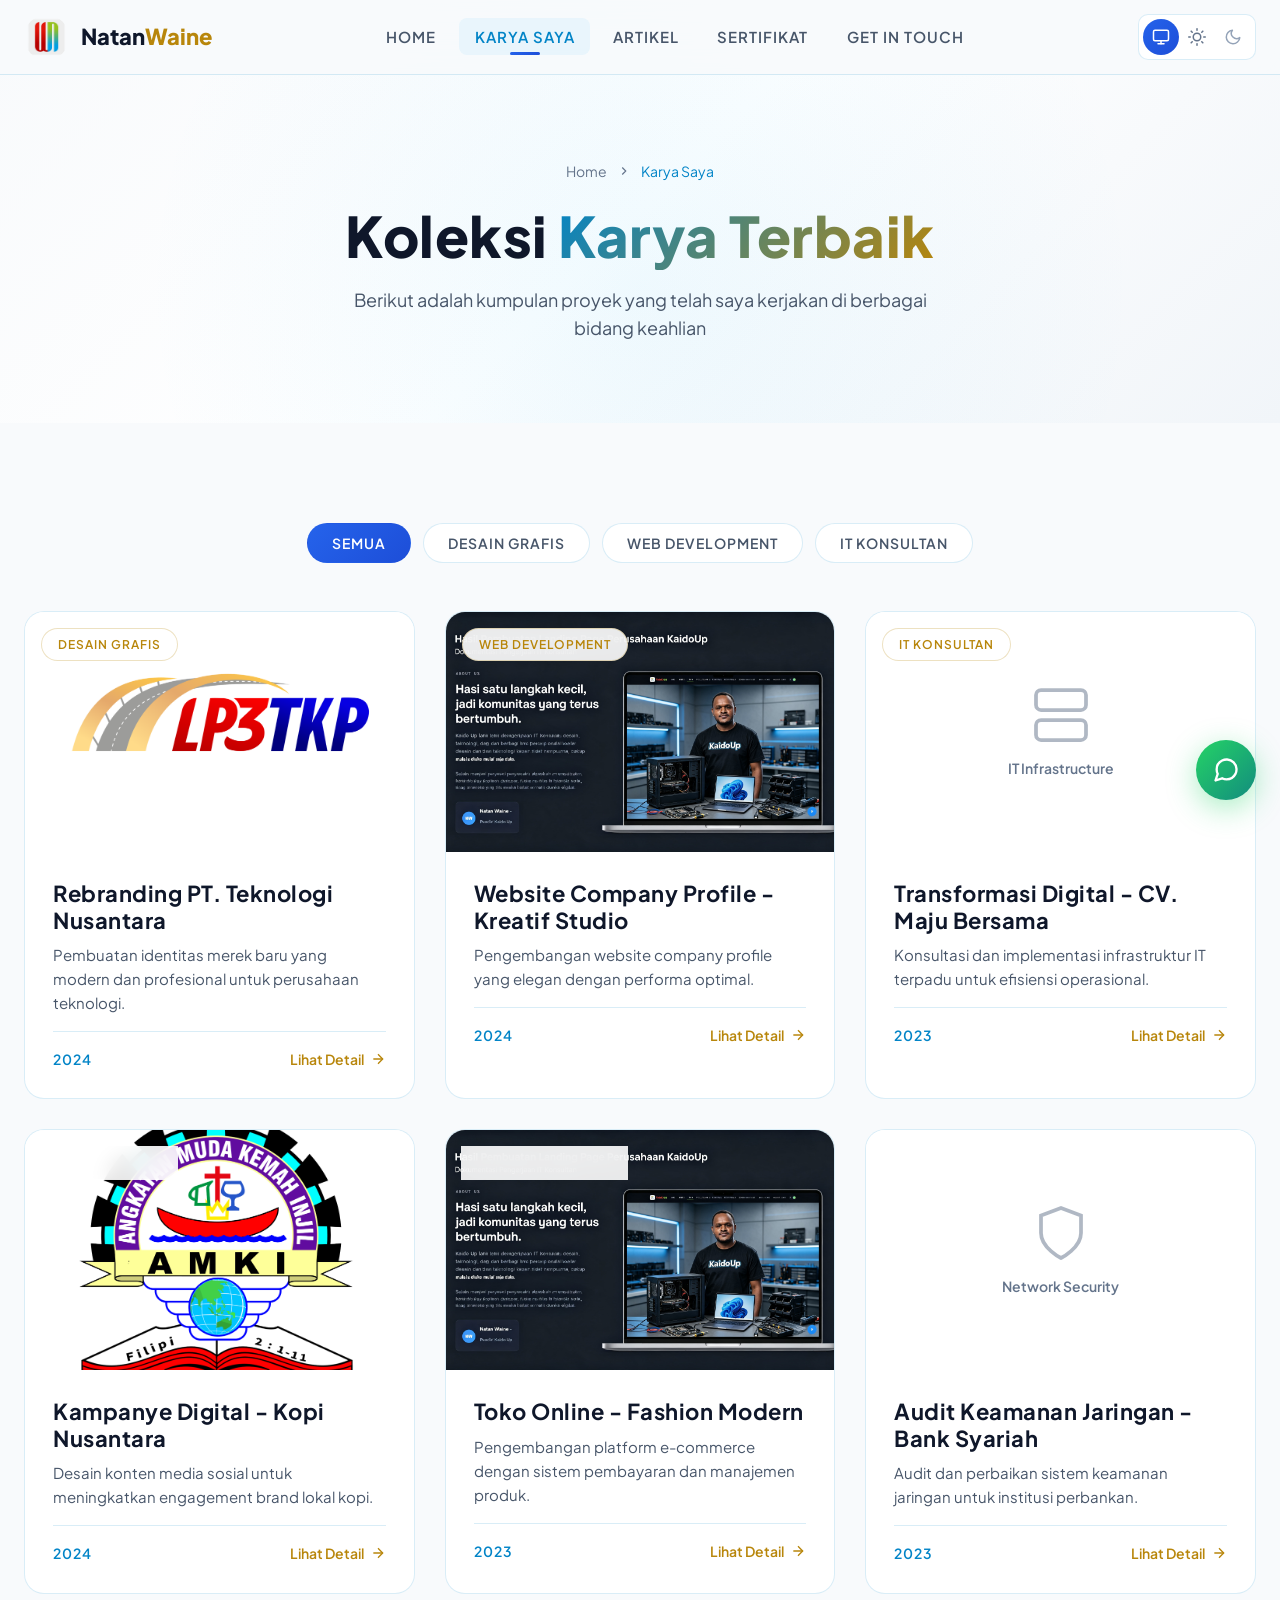
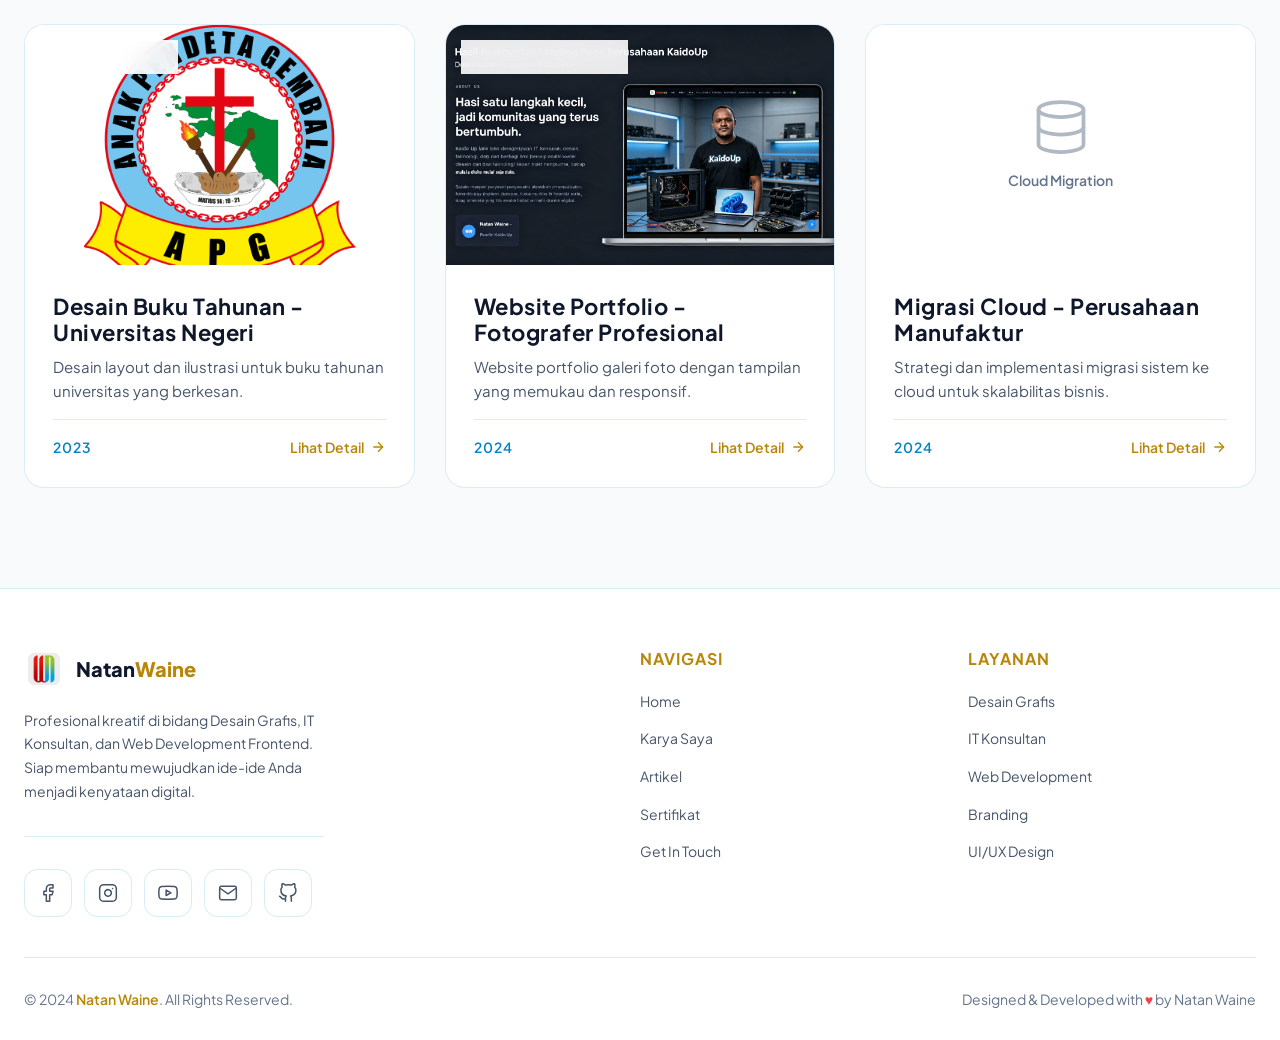
<file: karya.html>
<!DOCTYPE html>
<html lang="id">
<head> 
    <meta charset="UTF-8">
    <meta name="viewport" content="width=device-width, initial-scale=1.0">
    <meta name="description" content="Karya Natan Waine - Kumpulan proyek desain grafis, IT konsultansi, dan web development">
    <title>Karya Saya - Natan Waine Portfolio</title>
    
    <link rel="icon" type="image/png" href="[data-uri]">
    <link rel="stylesheet" href="css/style.css">
    <link rel="preconnect" href="https://fonts.googleapis.com">
    <link rel="preconnect" href="https://fonts.gstatic.com" crossorigin>
    <link href="https://fonts.googleapis.com/css2?family=Plus+Jakarta+Sans:wght@300;400;500;600;700;800&display=swap" rel="stylesheet">
</head>
<body>

    <!-- Desktop & Tablet Navigation -->
    <nav class="navbar">
        <div class="container nav-container">
            <a href="index.html" class="nav-logo">
                <img src="[data-uri]" alt="Logo WN">
                <div class="nav-logo-text font-display">Natan<span>Waine</span></div>
            </a>
            
            <ul class="nav-menu">
                <li><a href="index.html" class="nav-link">Home</a></li>
                <li><a href="karya.html" class="nav-link">Karya Saya</a></li>
                <li><a href="artikel.html" class="nav-link">Artikel</a></li>
                <li><a href="sertifikat.html" class="nav-link">Sertifikat</a></li>
                <li><a href="kontak.html" class="nav-link">Get In Touch</a></li>
            </ul>
            
            <div class="nav-actions">
                <div class="theme-switcher">
                    <button class="theme-btn active" data-theme="device" title="Sesuaikan Perangkat">
                        <svg width="18" height="18" viewBox="0 0 24 24" fill="none" stroke="currentColor" stroke-width="2" stroke-linecap="round" stroke-linejoin="round">
                            <rect x="2" y="3" width="20" height="14" rx="2" ry="2"></rect>
                            <line x1="8" y1="21" x2="16" y2="21"></line>
                            <line x1="12" y1="17" x2="12" y2="21"></line>
                        </svg>
                    </button>
                    <button class="theme-btn" data-theme="light" title="Mode Terang">
                        <svg width="18" height="18" viewBox="0 0 24 24" fill="none" stroke="currentColor" stroke-width="2" stroke-linecap="round" stroke-linejoin="round">
                            <circle cx="12" cy="12" r="5"></circle>
                            <line x1="12" y1="1" x2="12" y2="3"></line>
                            <line x1="12" y1="21" x2="12" y2="23"></line>
                            <line x1="4.22" y1="4.22" x2="5.64" y2="5.64"></line>
                            <line x1="18.36" y1="18.36" x2="19.78" y2="19.78"></line>
                            <line x1="1" y1="12" x2="3" y2="12"></line>
                            <line x1="21" y1="12" x2="23" y2="12"></line>
                            <line x1="4.22" y1="19.78" x2="5.64" y2="18.36"></line>
                            <line x1="18.36" y1="5.64" x2="19.78" y2="4.22"></line>
                        </svg>
                    </button>
                    <button class="theme-btn" data-theme="dark" title="Mode Gelap">
                        <svg width="18" height="18" viewBox="0 0 24 24" fill="none" stroke="currentColor" stroke-width="2" stroke-linecap="round" stroke-linejoin="round">
                            <path d="M21 12.79A9 9 0 1 1 11.21 3 7 7 0 0 0 21 12.79z"></path>
                        </svg>
                    </button>
                </div>
            </div>
        </div>
    </nav>

    <!-- Mobile Bottom Navigation -->
    <nav class="mobile-nav">
        <ul class="mobile-nav-menu">
            <li>
                <a href="index.html" class="mobile-nav-item">
                    <svg viewBox="0 0 24 24" fill="none" stroke="currentColor" stroke-linecap="round" stroke-linejoin="round">
                        <path d="M3 9l9-7 9 7v11a2 2 0 0 1-2 2H5a2 2 0 0 1-2-2z"></path>
                        <polyline points="9 22 9 12 15 12 15 22"></polyline>
                    </svg>
                    <span>Home</span>
                </a>
            </li>
            <li>
                <a href="karya.html" class="mobile-nav-item active">
                    <svg viewBox="0 0 24 24" fill="none" stroke="currentColor" stroke-linecap="round" stroke-linejoin="round">
                        <rect x="3" y="3" width="18" height="18" rx="2" ry="2"></rect>
                        <circle cx="8.5" cy="8.5" r="1.5"></circle>
                        <polyline points="21 15 16 10 5 21"></polyline>
                    </svg>
                    <span>Karya</span>
                </a>
            </li>
            <li>
                <a href="artikel.html" class="mobile-nav-item">
                    <svg viewBox="0 0 24 24" fill="none" stroke="currentColor" stroke-linecap="round" stroke-linejoin="round">
                        <path d="M14 2H6a2 2 0 0 0-2 2v16a2 2 0 0 0 2 2h12a2 2 0 0 0 2-2V8z"></path>
                        <polyline points="14 2 14 8 20 8"></polyline>
                        <line x1="16" y1="13" x2="8" y2="13"></line>
                        <line x1="16" y1="17" x2="8" y2="17"></line>
                        <polyline points="10 9 9 9 8 9"></polyline>
                    </svg>
                    <span>Artikel</span>
                </a>
            </li>
            <li>
                <a href="sertifikat.html" class="mobile-nav-item">
                    <svg viewBox="0 0 24 24" fill="none" stroke="currentColor" stroke-linecap="round" stroke-linejoin="round">
                        <circle cx="12" cy="8" r="7"></circle>
                        <polyline points="8.21 13.89 7 23 12 20 17 23 15.79 13.88"></polyline>
                    </svg>
                    <span>Sertifikat</span>
                </a>
            </li>
            <li>
                <a href="kontak.html" class="mobile-nav-item">
                    <svg viewBox="0 0 24 24" fill="none" stroke="currentColor" stroke-linecap="round" stroke-linejoin="round">
                        <path d="M4 4h16c1.1 0 2 .9 2 2v12c0 1.1-.9 2-2 2H4c-1.1 0-2-.9-2-2V6c0-1.1.9-2 2-2z"></path>
                        <polyline points="22,6 12,13 2,6"></polyline>
                    </svg>
                    <span>Kontak</span>
                </a>
            </li>
        </ul>
    </nav>

    <!-- Page Header -->
    <section class="page-header">
        <div class="container page-header-content">
            <div class="page-header-breadcrumb">
                <a href="index.html">Home</a>
                <svg viewBox="0 0 24 24" fill="none" stroke="currentColor" stroke-width="2"><polyline points="9 18 15 12 9 6"></polyline></svg>
                <span style="color: var(--accent-blue);">Karya Saya</span>
            </div>
            <h1 class="page-header-title font-display">
                Koleksi <span class="gradient-text">Karya Terbaik</span>
            </h1>
            <p class="page-header-subtitle">
                Berikut adalah kumpulan proyek yang telah saya kerjakan di berbagai bidang keahlian
            </p>
        </div>
    </section>

    <!-- Portfolio Section -->
    <section class="section">
        <div class="container">
            <!-- Filter Buttons -->
            <div class="portfolio-filter">
                <button class="filter-btn active" data-filter="all">Semua</button>
                <button class="filter-btn" data-filter="design">Desain Grafis</button>
                <button class="filter-btn" data-filter="web">Web Development</button>
                <button class="filter-btn" data-filter="it">IT Konsultan</button>
            </div>

            <!-- Portfolio Grid -->
            <div class="portfolio-grid">
                <!-- Project 1 -->
                <div class="portfolio-card" data-category="design">
                    <div class="portfolio-image">
                        <span class="portfolio-category-badge">Desain Grafis</span>
                        <div class="portfolio-image-placeholder">
                            <svg viewBox="0 0 24 24" fill="none" stroke="currentColor" stroke-width="1.5">
                                <path d="M12 19l7-7 3 3-7 7-3-3z"></path>
                                <path d="M18 13l-1.5-7.5L2 2l3.5 14.5L13 18l5-5z"></path>
                            </svg>
                            <span style="font-size: 14px; font-weight: 600;">Branding Identity</span>
                        </div>
                    </div>
                    <div class="portfolio-content">
                        <h3 class="portfolio-title">Rebranding PT. Teknologi Nusantara</h3>
                        <p class="portfolio-description">Pembuatan identitas merek baru yang modern dan profesional untuk perusahaan teknologi.</p>
                        <div class="portfolio-meta">
                            <span class="portfolio-year">2024</span>
                            <span class="portfolio-link">
                                Lihat Detail
                                <svg viewBox="0 0 24 24" fill="none" stroke="currentColor" stroke-width="2"><line x1="5" y1="12" x2="19" y2="12"></line><polyline points="12 5 19 12 12 19"></polyline></svg>
                            </span>
                        </div>
                    </div>
                </div>

                <!-- Project 2 -->
                <div class="portfolio-card" data-category="web">
                    <div class="portfolio-image">
                        <span class="portfolio-category-badge">Web Development</span>
                        <div class="portfolio-image-placeholder">
                            <svg viewBox="0 0 24 24" fill="none" stroke="currentColor" stroke-width="1.5">
                                <rect x="2" y="3" width="20" height="14" rx="2" ry="2"></rect>
                                <line x1="8" y1="21" x2="16" y2="21"></line>
                                <line x1="12" y1="17" x2="12" y2="21"></line>
                            </svg>
                            <span style="font-size: 14px; font-weight: 600;">Company Profile</span>
                        </div>
                    </div>
                    <div class="portfolio-content">
                        <h3 class="portfolio-title">Website Company Profile - Kreatif Studio</h3>
                        <p class="portfolio-description">Pengembangan website company profile yang elegan dengan performa optimal.</p>
                        <div class="portfolio-meta">
                            <span class="portfolio-year">2024</span>
                            <span class="portfolio-link">
                                Lihat Detail
                                <svg viewBox="0 0 24 24" fill="none" stroke="currentColor" stroke-width="2"><line x1="5" y1="12" x2="19" y2="12"></line><polyline points="12 5 19 12 12 19"></polyline></svg>
                            </span>
                        </div>
                    </div>
                </div>

                <!-- Project 3 -->
                <div class="portfolio-card" data-category="it">
                    <div class="portfolio-image">
                        <span class="portfolio-category-badge">IT Konsultan</span>
                        <div class="portfolio-image-placeholder">
                            <svg viewBox="0 0 24 24" fill="none" stroke="currentColor" stroke-width="1.5">
                                <rect x="2" y="2" width="20" height="8" rx="2" ry="2"></rect>
                                <rect x="2" y="14" width="20" height="8" rx="2" ry="2"></rect>
                            </svg>
                            <span style="font-size: 14px; font-weight: 600;">IT Infrastructure</span>
                        </div>
                    </div>
                    <div class="portfolio-content">
                        <h3 class="portfolio-title">Transformasi Digital - CV. Maju Bersama</h3>
                        <p class="portfolio-description">Konsultasi dan implementasi infrastruktur IT terpadu untuk efisiensi operasional.</p>
                        <div class="portfolio-meta">
                            <span class="portfolio-year">2023</span>
                            <span class="portfolio-link">
                                Lihat Detail
                                <svg viewBox="0 0 24 24" fill="none" stroke="currentColor" stroke-width="2"><line x1="5" y1="12" x2="19" y2="12"></line><polyline points="12 5 19 12 12 19"></polyline></svg>
                            </span>
                        </div>
                    </div>
                </div>

                <!-- Project 4 -->
                <div class="portfolio-card" data-category="design">
                    <div class="portfolio-image">
                        <span class="portfolio-category-badge">Desain Grafis</span>
                        <div class="portfolio-image-placeholder">
                            <svg viewBox="0 0 24 24" fill="none" stroke="currentColor" stroke-width="1.5">
                                <rect x="3" y="3" width="18" height="18" rx="2" ry="2"></rect>
                                <circle cx="8.5" cy="8.5" r="1.5"></circle>
                                <polyline points="21 15 16 10 5 21"></polyline>
                            </svg>
                            <span style="font-size: 14px; font-weight: 600;">Social Media Design</span>
                        </div>
                    </div>
                    <div class="portfolio-content">
                        <h3 class="portfolio-title">Kampanye Digital - Kopi Nusantara</h3>
                        <p class="portfolio-description">Desain konten media sosial untuk meningkatkan engagement brand lokal kopi.</p>
                        <div class="portfolio-meta">
                            <span class="portfolio-year">2024</span>
                            <span class="portfolio-link">
                                Lihat Detail
                                <svg viewBox="0 0 24 24" fill="none" stroke="currentColor" stroke-width="2"><line x1="5" y1="12" x2="19" y2="12"></line><polyline points="12 5 19 12 12 19"></polyline></svg>
                            </span>
                        </div>
                    </div>
                </div>

                <!-- Project 5 -->
                <div class="portfolio-card" data-category="web">
                    <div class="portfolio-image">
                        <span class="portfolio-category-badge">Web Development</span>
                        <div class="portfolio-image-placeholder">
                            <svg viewBox="0 0 24 24" fill="none" stroke="currentColor" stroke-width="1.5">
                                <polyline points="16 18 22 12 16 6"></polyline>
                                <polyline points="8 6 2 12 8 18"></polyline>
                            </svg>
                            <span style="font-size: 14px; font-weight: 600;">E-Commerce</span>
                        </div>
                    </div>
                    <div class="portfolio-content">
                        <h3 class="portfolio-title">Toko Online - Fashion Modern</h3>
                        <p class="portfolio-description">Pengembangan platform e-commerce dengan sistem pembayaran dan manajemen produk.</p>
                        <div class="portfolio-meta">
                            <span class="portfolio-year">2023</span>
                            <span class="portfolio-link">
                                Lihat Detail
                                <svg viewBox="0 0 24 24" fill="none" stroke="currentColor" stroke-width="2"><line x1="5" y1="12" x2="19" y2="12"></line><polyline points="12 5 19 12 12 19"></polyline></svg>
                            </span>
                        </div>
                    </div>
                </div>

                <!-- Project 6 -->
                <div class="portfolio-card" data-category="it">
                    <div class="portfolio-image">
                        <span class="portfolio-category-badge">IT Konsultan</span>
                        <div class="portfolio-image-placeholder">
                            <svg viewBox="0 0 24 24" fill="none" stroke="currentColor" stroke-width="1.5">
                                <path d="M12 22s8-4 8-10V5l-8-3-8 3v7c0 6 8 10 8 10z"></path>
                            </svg>
                            <span style="font-size: 14px; font-weight: 600;">Network Security</span>
                        </div>
                    </div>
                    <div class="portfolio-content">
                        <h3 class="portfolio-title">Audit Keamanan Jaringan - Bank Syariah</h3>
                        <p class="portfolio-description">Audit dan perbaikan sistem keamanan jaringan untuk institusi perbankan.</p>
                        <div class="portfolio-meta">
                            <span class="portfolio-year">2023</span>
                            <span class="portfolio-link">
                                Lihat Detail
                                <svg viewBox="0 0 24 24" fill="none" stroke="currentColor" stroke-width="2"><line x1="5" y1="12" x2="19" y2="12"></line><polyline points="12 5 19 12 12 19"></polyline></svg>
                            </span>
                        </div>
                    </div>
                </div>

                <!-- Project 7 -->
                <div class="portfolio-card" data-category="design">
                    <div class="portfolio-image">
                        <span class="portfolio-category-badge">Desain Grafis</span>
                        <div class="portfolio-image-placeholder">
                            <svg viewBox="0 0 24 24" fill="none" stroke="currentColor" stroke-width="1.5">
                                <path d="M14 2H6a2 2 0 0 0-2 2v16a2 2 0 0 0 2 2h12a2 2 0 0 0 2-2V8z"></path>
                                <polyline points="14 2 14 8 20 8"></polyline>
                            </svg>
                            <span style="font-size: 14px; font-weight: 600;">Print Design</span>
                        </div>
                    </div>
                    <div class="portfolio-content">
                        <h3 class="portfolio-title">Desain Buku Tahunan - Universitas Negeri</h3>
                        <p class="portfolio-description">Desain layout dan ilustrasi untuk buku tahunan universitas yang berkesan.</p>
                        <div class="portfolio-meta">
                            <span class="portfolio-year">2023</span>
                            <span class="portfolio-link">
                                Lihat Detail
                                <svg viewBox="0 0 24 24" fill="none" stroke="currentColor" stroke-width="2"><line x1="5" y1="12" x2="19" y2="12"></line><polyline points="12 5 19 12 12 19"></polyline></svg>
                            </span>
                        </div>
                    </div>
                </div>

                <!-- Project 8 -->
                <div class="portfolio-card" data-category="web">
                    <div class="portfolio-image">
                        <span class="portfolio-category-badge">Web Development</span>
                        <div class="portfolio-image-placeholder">
                            <svg viewBox="0 0 24 24" fill="none" stroke="currentColor" stroke-width="1.5">
                                <rect x="2" y="3" width="20" height="14" rx="2" ry="2"></rect>
                                <line x1="8" y1="21" x2="16" y2="21"></line>
                                <line x1="12" y1="17" x2="12" y2="21"></line>
                            </svg>
                            <span style="font-size: 14px; font-weight: 600;">Portfolio Website</span>
                        </div>
                    </div>
                    <div class="portfolio-content">
                        <h3 class="portfolio-title">Website Portfolio - Fotografer Profesional</h3>
                        <p class="portfolio-description">Website portfolio galeri foto dengan tampilan yang memukau dan responsif.</p>
                        <div class="portfolio-meta">
                            <span class="portfolio-year">2024</span>
                            <span class="portfolio-link">
                                Lihat Detail
                                <svg viewBox="0 0 24 24" fill="none" stroke="currentColor" stroke-width="2"><line x1="5" y1="12" x2="19" y2="12"></line><polyline points="12 5 19 12 12 19"></polyline></svg>
                            </span>
                        </div>
                    </div>
                </div>

                <!-- Project 9 -->
                <div class="portfolio-card" data-category="it">
                    <div class="portfolio-image">
                        <span class="portfolio-category-badge">IT Konsultan</span>
                        <div class="portfolio-image-placeholder">
                            <svg viewBox="0 0 24 24" fill="none" stroke="currentColor" stroke-width="1.5">
                                <ellipse cx="12" cy="5" rx="9" ry="3"></ellipse>
                                <path d="M21 12c0 1.66-4 3-9 3s-9-1.34-9-3"></path>
                                <path d="M3 5v14c0 1.66 4 3 9 3s9-1.34 9-3V5"></path>
                            </svg>
                            <span style="font-size: 14px; font-weight: 600;">Cloud Migration</span>
                        </div>
                    </div>
                    <div class="portfolio-content">
                        <h3 class="portfolio-title">Migrasi Cloud - Perusahaan Manufaktur</h3>
                        <p class="portfolio-description">Strategi dan implementasi migrasi sistem ke cloud untuk skalabilitas bisnis.</p>
                        <div class="portfolio-meta">
                            <span class="portfolio-year">2024</span>
                            <span class="portfolio-link">
                                Lihat Detail
                                <svg viewBox="0 0 24 24" fill="none" stroke="currentColor" stroke-width="2"><line x1="5" y1="12" x2="19" y2="12"></line><polyline points="12 5 19 12 12 19"></polyline></svg>
                            </span>
                        </div>
                    </div>
                </div>
            </div>
        </div>
    </section>

    <!-- Footer -->
    <footer class="footer">
        <div class="container">
            <div class="footer-container">
                <div class="footer-brand">
                    <div class="footer-logo">
                        <img src="[data-uri]" alt="Logo WN">
                        <div class="footer-logo-text font-display">Natan<span>Waine</span></div>
                    </div>
                    <p class="footer-description">
                        Profesional kreatif di bidang Desain Grafis, IT Konsultan, dan Web Development Frontend. 
                        Siap membantu mewujudkan ide-ide Anda menjadi kenyataan digital.
                    </p>
                    <div class="social-links">
                        <a href="https://facebook.com/wainenath.official" target="_blank" class="social-link" title="Facebook">
                            <svg viewBox="0 0 24 24" fill="none" stroke="currentColor" stroke-linecap="round" stroke-linejoin="round">
                                <path d="M18 2h-3a5 5 0 0 0-5 5v3H7v4h3v8h4v-8h3l1-4h-4V7a1 1 0 0 1 1-1h3z"></path>
                            </svg>
                        </a>
                        <a href="https://instagram.com/wainenath.official" target="_blank" class="social-link" title="Instagram">
                            <svg viewBox="0 0 24 24" fill="none" stroke="currentColor" stroke-linecap="round" stroke-linejoin="round">
                                <rect x="2" y="2" width="20" height="20" rx="5" ry="5"></rect>
                                <path d="M16 11.37A4 4 0 1 1 12.63 8 4 4 0 0 1 16 11.37z"></path>
                                <line x1="17.5" y1="6.5" x2="17.51" y2="6.5"></line>
                            </svg>
                        </a>
                        <a href="https://youtube.com/@wainenath.official" target="_blank" class="social-link" title="YouTube">
                            <svg viewBox="0 0 24 24" fill="none" stroke="currentColor" stroke-linecap="round" stroke-linejoin="round">
                                <path d="M22.54 6.42a2.78 2.78 0 0 0-1.94-2C18.88 4 12 4 12 4s-6.88 0-8.6.46a2.78 2.78 0 0 0-1.94 2A29 29 0 0 0 1 11.75a29 29 0 0 0 .46 5.33A2.78 2.78 0 0 0 3.4 19c1.72.46 8.6.46 8.6.46s6.88 0 8.6-.46a2.78 2.78 0 0 0 1.94-2 29 29 0 0 0 .46-5.25 29 29 0 0 0-.46-5.33z"></path>
                                <polygon points="9.75 15.02 15.5 11.75 9.75 8.48 9.75 15.02"></polygon>
                            </svg>
                        </a>
                        <a href="mailto:wainenath1@gmail.com" class="social-link" title="Email">
                            <svg viewBox="0 0 24 24" fill="none" stroke="currentColor" stroke-linecap="round" stroke-linejoin="round">
                                <path d="M4 4h16c1.1 0 2 .9 2 2v12c0 1.1-.9 2-2 2H4c-1.1 0-2-.9-2-2V6c0-1.1.9-2 2-2z"></path>
                                <polyline points="22,6 12,13 2,6"></polyline>
                            </svg>
                        </a>
                        <a href="https://github.com/wainenath" target="_blank" class="social-link" title="GitHub">
                            <svg viewBox="0 0 24 24" fill="none" stroke="currentColor" stroke-linecap="round" stroke-linejoin="round">
                                <path d="M9 19c-5 1.5-5-2.5-7-3m14 6v-3.87a3.37 3.37 0 0 0-.94-2.61c3.14-.35 6.44-1.54 6.44-7A5.44 5.44 0 0 0 20 4.77 5.07 5.07 0 0 0 19.91 1S18.73.65 16 2.48a13.38 13.38 0 0 0-7 0C6.27.65 5.09 1 5.09 1A5.07 5.07 0 0 0 5 4.77a5.44 5.44 0 0 0-1.5 3.78c0 5.42 3.3 6.61 6.44 7A3.37 3.37 0 0 0 9 18.13V22"></path>
                            </svg>
                        </a>
                    </div>
                </div>

                <div>
                    <h4 class="footer-title">Navigasi</h4>
                    <ul class="footer-links">
                        <li><a href="index.html">Home</a></li>
                        <li><a href="karya.html">Karya Saya</a></li>
                        <li><a href="artikel.html">Artikel</a></li>
                        <li><a href="sertifikat.html">Sertifikat</a></li>
                        <li><a href="kontak.html">Get In Touch</a></li>
                    </ul>
                </div>

                <div>
                    <h4 class="footer-title">Layanan</h4>
                    <ul class="footer-links">
                        <li><a href="kontak.html">Desain Grafis</a></li>
                        <li><a href="kontak.html">IT Konsultan</a></li>
                        <li><a href="kontak.html">Web Development</a></li>
                        <li><a href="kontak.html">Branding</a></li>
                        <li><a href="kontak.html">UI/UX Design</a></li>
                    </ul>
                </div>

                <div>
                    <h4 class="footer-title">Kontak</h4>
                    <ul class="footer-links">
                        <li><a href="mailto:wainenath1@gmail.com">wainenath1@gmail.com</a></li>
                        <li><a href="https://wa.me/6281344234657">+62 813-4423-4657</a></li>
                        <li><a href="https://instagram.com/wainenath.official" target="_blank">@wainenath.official</a></li>
                        <li><a href="kontak.html">Indonesia</a></li>
                    </ul>
                </div>
            </div>

            <div class="footer-bottom">
                <p class="footer-copyright">
                    &copy; 2024 <span>Natan Waine</span>. All Rights Reserved.
                </p>
                <p class="footer-copyright">
                    Designed & Developed with <span style="color: #ef4444;">♥</span> by Natan Waine
                </p>
            </div>
        </div>
    </footer>

    <!-- WhatsApp Floating Button -->
    <div class="whatsapp-float">
        <div class="whatsapp-popup">
            <div class="whatsapp-popup-header">
                <div class="whatsapp-popup-avatar">
                    <img src="[data-uri]" alt="Natan Waine">
                </div>
                <div>
                    <div class="whatsapp-popup-name">Natan Waine</div>
                    <div class="whatsapp-popup-status">
                        <span class="status-dot"></span>
                        Online
                    </div>
                </div>
            </div>
            <div class="whatsapp-popup-body">
                <div class="whatsapp-popup-message">
                    Halo! 👋 Ada yang bisa saya bantu? Silakan kirim pesan Anda.
                </div>
                <div class="whatsapp-popup-input">
                    <input type="text" placeholder="Ketik pesan Anda..." id="whatsapp-input">
                    <button class="whatsapp-popup-send">
                        <svg viewBox="0 0 24 24" fill="none" stroke="currentColor" stroke-width="2" stroke-linecap="round" stroke-linejoin="round">
                            <line x1="22" y1="2" x2="11" y2="13"></line>
                            <polygon points="22 2 15 22 11 13 2 9 22 2"></polygon>
                        </svg>
                    </button>
                </div>
            </div>
        </div>
        <button class="whatsapp-btn" title="Chat via WhatsApp">
            <svg viewBox="0 0 24 24" fill="none" stroke="currentColor" stroke-linecap="round" stroke-linejoin="round">
                <path d="M21 11.5a8.38 8.38 0 0 1-.9 3.8 8.5 8.5 0 0 1-7.6 4.7 8.38 8.38 0 0 1-3.8-.9L3 21l1.9-5.7a8.38 8.38 0 0 1-.9-3.8 8.5 8.5 0 0 1 4.7-7.6 8.38 8.38 0 0 1 3.8-.9h.5a8.48 8.48 0 0 1 8 8v.5z"></path>
            </svg>
        </button>
    </div>

    <script src="js/script.js"></script>
</body>
</html>
</file>
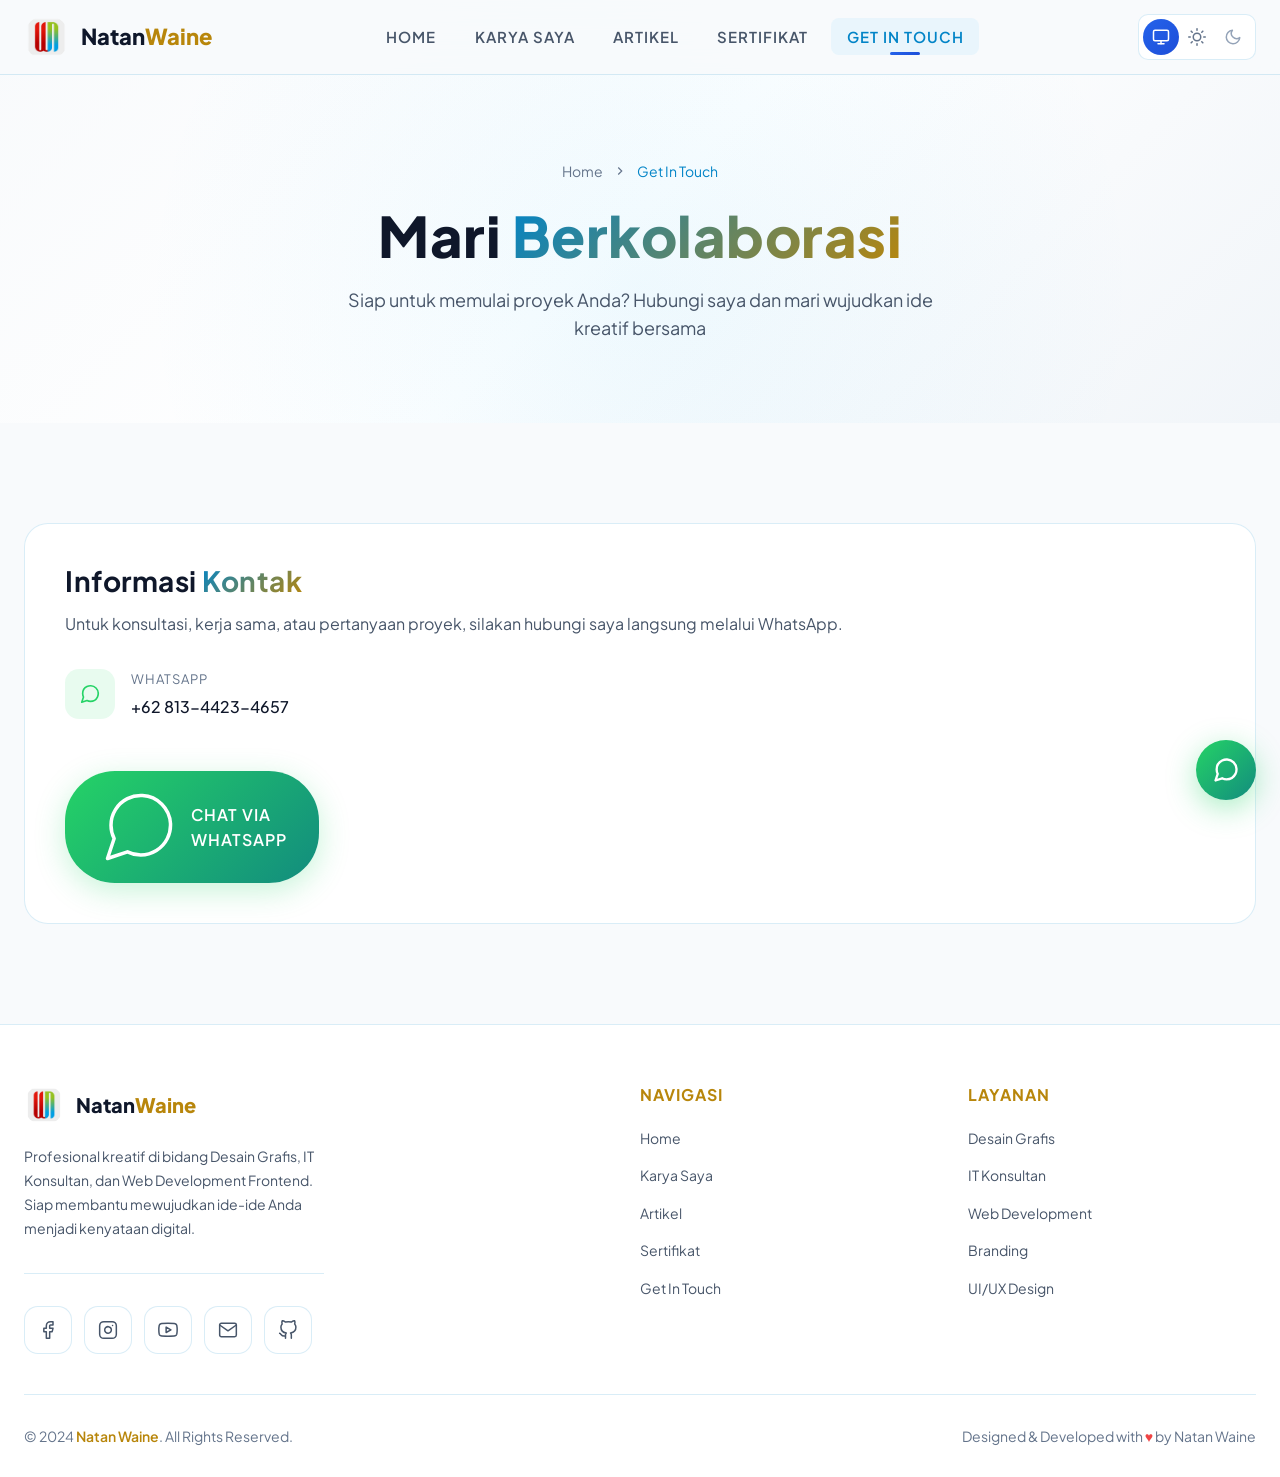
<file: kontak.html>
<!DOCTYPE html>
<html lang="id">
<head>  
    <meta charset="UTF-8">
    <meta name="viewport" content="width=device-width, initial-scale=1.0">
    <meta name="description" content="Hubungi Natan Waine - Desainer Grafis, IT Konsultan, dan Web Developer Frontend">
    <title>Get In Touch - Natan Waine Portfolio</title>
    
    <link rel="icon" type="image/png" href="[data-uri]">
    <link rel="stylesheet" href="css/style.css">
    <link rel="preconnect" href="https://fonts.googleapis.com">
    <link rel="preconnect" href="https://fonts.gstatic.com" crossorigin>
    <link href="https://fonts.googleapis.com/css2?family=Plus+Jakarta+Sans:wght@300;400;500;600;700;800&display=swap" rel="stylesheet">
</head>
<body>

    <!-- Desktop & Tablet Navigation -->
    <nav class="navbar">
        <div class="container nav-container">
            <a href="index.html" class="nav-logo">
                <img src="[data-uri]" alt="Logo WN">
                <div class="nav-logo-text font-display">Natan<span>Waine</span></div>
            </a>
            
            <ul class="nav-menu">
                <li><a href="index.html" class="nav-link">Home</a></li>
                <li><a href="karya.html" class="nav-link">Karya Saya</a></li>
                <li><a href="artikel.html" class="nav-link">Artikel</a></li>
                <li><a href="sertifikat.html" class="nav-link">Sertifikat</a></li>
                <li><a href="kontak.html" class="nav-link">Get In Touch</a></li>
            </ul>
            
            <div class="nav-actions">
                <div class="theme-switcher">
                    <button class="theme-btn active" data-theme="device" title="Sesuaikan Perangkat">
                        <svg width="18" height="18" viewBox="0 0 24 24" fill="none" stroke="currentColor" stroke-width="2" stroke-linecap="round" stroke-linejoin="round">
                            <rect x="2" y="3" width="20" height="14" rx="2" ry="2"></rect>
                            <line x1="8" y1="21" x2="16" y2="21"></line>
                            <line x1="12" y1="17" x2="12" y2="21"></line>
                        </svg>
                    </button>
                    <button class="theme-btn" data-theme="light" title="Mode Terang">
                        <svg width="18" height="18" viewBox="0 0 24 24" fill="none" stroke="currentColor" stroke-width="2" stroke-linecap="round" stroke-linejoin="round">
                            <circle cx="12" cy="12" r="5"></circle>
                            <line x1="12" y1="1" x2="12" y2="3"></line>
                            <line x1="12" y1="21" x2="12" y2="23"></line>
                            <line x1="4.22" y1="4.22" x2="5.64" y2="5.64"></line>
                            <line x1="18.36" y1="18.36" x2="19.78" y2="19.78"></line>
                            <line x1="1" y1="12" x2="3" y2="12"></line>
                            <line x1="21" y1="12" x2="23" y2="12"></line>
                            <line x1="4.22" y1="19.78" x2="5.64" y2="18.36"></line>
                            <line x1="18.36" y1="5.64" x2="19.78" y2="4.22"></line>
                        </svg>
                    </button>
                    <button class="theme-btn" data-theme="dark" title="Mode Gelap">
                        <svg width="18" height="18" viewBox="0 0 24 24" fill="none" stroke="currentColor" stroke-width="2" stroke-linecap="round" stroke-linejoin="round">
                            <path d="M21 12.79A9 9 0 1 1 11.21 3 7 7 0 0 0 21 12.79z"></path>
                        </svg>
                    </button>
                </div>
            </div>
        </div>
    </nav>

    <!-- Mobile Bottom Navigation -->
    <nav class="mobile-nav">
        <ul class="mobile-nav-menu">
            <li>
                <a href="index.html" class="mobile-nav-item">
                    <svg viewBox="0 0 24 24" fill="none" stroke="currentColor" stroke-linecap="round" stroke-linejoin="round">
                        <path d="M3 9l9-7 9 7v11a2 2 0 0 1-2 2H5a2 2 0 0 1-2-2z"></path>
                        <polyline points="9 22 9 12 15 12 15 22"></polyline>
                    </svg>
                    <span>Home</span>
                </a>
            </li>
            <li>
                <a href="karya.html" class="mobile-nav-item">
                    <svg viewBox="0 0 24 24" fill="none" stroke="currentColor" stroke-linecap="round" stroke-linejoin="round">
                        <rect x="3" y="3" width="18" height="18" rx="2" ry="2"></rect>
                        <circle cx="8.5" cy="8.5" r="1.5"></circle>
                        <polyline points="21 15 16 10 5 21"></polyline>
                    </svg>
                    <span>Karya</span>
                </a>
            </li>
            <li>
                <a href="artikel.html" class="mobile-nav-item">
                    <svg viewBox="0 0 24 24" fill="none" stroke="currentColor" stroke-linecap="round" stroke-linejoin="round">
                        <path d="M14 2H6a2 2 0 0 0-2 2v16a2 2 0 0 0 2 2h12a2 2 0 0 0 2-2V8z"></path>
                        <polyline points="14 2 14 8 20 8"></polyline>
                        <line x1="16" y1="13" x2="8" y2="13"></line>
                        <line x1="16" y1="17" x2="8" y2="17"></line>
                        <polyline points="10 9 9 9 8 9"></polyline>
                    </svg>
                    <span>Artikel</span>
                </a>
            </li>
            <li>
                <a href="sertifikat.html" class="mobile-nav-item">
                    <svg viewBox="0 0 24 24" fill="none" stroke="currentColor" stroke-linecap="round" stroke-linejoin="round">
                        <circle cx="12" cy="8" r="7"></circle>
                        <polyline points="8.21 13.89 7 23 12 20 17 23 15.79 13.88"></polyline>
                    </svg>
                    <span>Sertifikat</span>
                </a>
            </li>
            <li>
                <a href="kontak.html" class="mobile-nav-item active">
                    <svg viewBox="0 0 24 24" fill="none" stroke="currentColor" stroke-linecap="round" stroke-linejoin="round">
                        <path d="M4 4h16c1.1 0 2 .9 2 2v12c0 1.1-.9 2-2 2H4c-1.1 0-2-.9-2-2V6c0-1.1.9-2 2-2z"></path>
                        <polyline points="22,6 12,13 2,6"></polyline>
                    </svg>
                    <span>Kontak</span>
                </a>
            </li>
        </ul>
    </nav>

    <!-- Page Header -->
    <section class="page-header">
        <div class="container page-header-content">
            <div class="page-header-breadcrumb">
                <a href="index.html">Home</a>
                <svg viewBox="0 0 24 24" fill="none" stroke="currentColor" stroke-width="2"><polyline points="9 18 15 12 9 6"></polyline></svg>
                <span style="color: var(--accent-blue);">Get In Touch</span>
            </div>
            <h1 class="page-header-title font-display">
                Mari <span class="gradient-text">Berkolaborasi</span>
            </h1>
            <p class="page-header-subtitle">
                Siap untuk memulai proyek Anda? Hubungi saya dan mari wujudkan ide kreatif bersama
            </p>
        </div>
    </section>

    <!-- Contact Section -->
    <section class="section">
        <div class="container">
            <div class="contact-container whatsapp-only-layout">
                <!-- Contact Info -->
                <div class="contact-info">
                    <div class="contact-info-card">
                        <h2 class="contact-info-title font-display">Informasi <span class="gradient-text">Kontak</span></h2>
                        <p class="contact-info-text">
                            Untuk konsultasi, kerja sama, atau pertanyaan proyek, silakan hubungi saya langsung melalui WhatsApp.
                        </p>

                        <div class="contact-item">
                            <div class="contact-item-icon" style="background: rgba(37, 211, 102, 0.1); color: #25d366;">
                                <svg viewBox="0 0 24 24" fill="none" stroke="currentColor" stroke-linecap="round" stroke-linejoin="round">
                                    <path d="M21 11.5a8.38 8.38 0 0 1-.9 3.8 8.5 8.5 0 0 1-7.6 4.7 8.38 8.38 0 0 1-3.8-.9L3 21l1.9-5.7a8.38 8.38 0 0 1-.9-3.8 8.5 8.5 0 0 1 4.7-7.6 8.38 8.38 0 0 1 3.8-.9h.5a8.48 8.48 0 0 1 8 8v.5z"></path>
                                </svg>
                            </div>
                            <div class="contact-item-content">
                                <div class="contact-item-label">WhatsApp</div>
                                <div class="contact-item-value"><a href="https://wa.me/6281344234657" target="_blank">+62 813-4423-4657</a></div>
                            </div>
                        </div>
                        <a href="https://wa.me/6281344234657" target="_blank" class="btn btn-primary whatsapp-contact-button">
                            <svg viewBox="0 0 24 24" fill="none" stroke="currentColor" stroke-linecap="round" stroke-linejoin="round">
                                <path d="M21 11.5a8.38 8.38 0 0 1-.9 3.8 8.5 8.5 0 0 1-7.6 4.7 8.38 8.38 0 0 1-3.8-.9L3 21l1.9-5.7a8.38 8.38 0 0 1-.9-3.8 8.5 8.5 0 0 1 4.7-7.6 8.38 8.38 0 0 1 3.8-.9h.5a8.48 8.48 0 0 1 8 8v.5z"></path>
                            </svg>
                            Chat via WhatsApp
                        </a>
                    </div>
                </div>

                <!-- Contact Form -->
                <div class="contact-form whatsapp-contact-form-hidden">
                    <h2 class="contact-info-title font-display" style="margin-bottom: 8px;">Kirim <span class="gradient-text-gold">Pesan</span></h2>
                    <p style="color: var(--text-secondary); margin-bottom: 32px;">
                        Isi formulir di bawah ini dan saya akan segera merespons pesan Anda
                    </p>
                    
                    <form id="contactForm">
                        <div class="form-row">
                            <div class="form-group">
                                <label class="form-label" for="name">Nama Lengkap *</label>
                                <input type="text" id="name" name="name" class="form-input" placeholder="Masukkan nama Anda" required>
                            </div>
                            <div class="form-group">
                                <label class="form-label" for="email">Alamat Email *</label>
                                <input type="email" id="email" name="email" class="form-input" placeholder="contoh@email.com" required>
                            </div>
                        </div>

                        <div class="form-row">
                            <div class="form-group">
                                <label class="form-label" for="phone">Nomor Telepon</label>
                                <input type="tel" id="phone" name="phone" class="form-input" placeholder="+62 8xx-xxxx-xxxx">
                            </div>
                            <div class="form-group">
                                <label class="form-label" for="service">Layanan yang Diminati</label>
                                <select id="service" name="service" class="form-select">
                                    <option value="">Pilih layanan...</option>
                                    <option value="desain-grafis">Desain Grafis</option>
                                    <option value="it-konsultan">IT Konsultan</option>
                                    <option value="web-development">Web Development</option>
                                    <option value="branding">Branding Identity</option>
                                    <option value="lainnya">Lainnya</option>
                                </select>
                            </div>
                        </div>

                        <div class="form-group">
                            <label class="form-label" for="subject">Subjek *</label>
                            <input type="text" id="subject" name="subject" class="form-input" placeholder="Subjek pesan Anda" required>
                        </div>

                        <div class="form-group">
                            <label class="form-label" for="message">Pesan Anda *</label>
                            <textarea id="message" name="message" class="form-textarea" placeholder="Ceritakan tentang proyek atau kebutuhan Anda..." required></textarea>
                        </div>

                        <button type="submit" class="btn btn-primary" style="width: 100%; justify-content: center;">
                            <svg width="18" height="18" viewBox="0 0 24 24" fill="none" stroke="currentColor" stroke-width="2" stroke-linecap="round" stroke-linejoin="round">
                                <line x1="22" y1="2" x2="11" y2="13"></line>
                                <polygon points="22 2 15 22 11 13 2 9 22 2"></polygon>
                            </svg>
                            Kirim Pesan
                        </button>
                    </form>
                </div>
            </div>
        </div>
    </section>

    <!-- Footer -->
    <footer class="footer">
        <div class="container">
            <div class="footer-container">
                <div class="footer-brand">
                    <div class="footer-logo">
                        <img src="[data-uri]" alt="Logo WN">
                        <div class="footer-logo-text font-display">Natan<span>Waine</span></div>
                    </div>
                    <p class="footer-description">
                        Profesional kreatif di bidang Desain Grafis, IT Konsultan, dan Web Development Frontend. 
                        Siap membantu mewujudkan ide-ide Anda menjadi kenyataan digital.
                    </p>
                    <div class="social-links">
                        <a href="https://facebook.com/wainenath.official" target="_blank" class="social-link" title="Facebook">
                            <svg viewBox="0 0 24 24" fill="none" stroke="currentColor" stroke-linecap="round" stroke-linejoin="round">
                                <path d="M18 2h-3a5 5 0 0 0-5 5v3H7v4h3v8h4v-8h3l1-4h-4V7a1 1 0 0 1 1-1h3z"></path>
                            </svg>
                        </a>
                        <a href="https://instagram.com/wainenath.official" target="_blank" class="social-link" title="Instagram">
                            <svg viewBox="0 0 24 24" fill="none" stroke="currentColor" stroke-linecap="round" stroke-linejoin="round">
                                <rect x="2" y="2" width="20" height="20" rx="5" ry="5"></rect>
                                <path d="M16 11.37A4 4 0 1 1 12.63 8 4 4 0 0 1 16 11.37z"></path>
                                <line x1="17.5" y1="6.5" x2="17.51" y2="6.5"></line>
                            </svg>
                        </a>
                        <a href="https://youtube.com/@wainenath.official" target="_blank" class="social-link" title="YouTube">
                            <svg viewBox="0 0 24 24" fill="none" stroke="currentColor" stroke-linecap="round" stroke-linejoin="round">
                                <path d="M22.54 6.42a2.78 2.78 0 0 0-1.94-2C18.88 4 12 4 12 4s-6.88 0-8.6.46a2.78 2.78 0 0 0-1.94 2A29 29 0 0 0 1 11.75a29 29 0 0 0 .46 5.33A2.78 2.78 0 0 0 3.4 19c1.72.46 8.6.46 8.6.46s6.88 0 8.6-.46a2.78 2.78 0 0 0 1.94-2 29 29 0 0 0 .46-5.25 29 29 0 0 0-.46-5.33z"></path>
                                <polygon points="9.75 15.02 15.5 11.75 9.75 8.48 9.75 15.02"></polygon>
                            </svg>
                        </a>
                        <a href="mailto:wainenath1@gmail.com" class="social-link" title="Email">
                            <svg viewBox="0 0 24 24" fill="none" stroke="currentColor" stroke-linecap="round" stroke-linejoin="round">
                                <path d="M4 4h16c1.1 0 2 .9 2 2v12c0 1.1-.9 2-2 2H4c-1.1 0-2-.9-2-2V6c0-1.1.9-2 2-2z"></path>
                                <polyline points="22,6 12,13 2,6"></polyline>
                            </svg>
                        </a>
                        <a href="https://github.com/wainenath" target="_blank" class="social-link" title="GitHub">
                            <svg viewBox="0 0 24 24" fill="none" stroke="currentColor" stroke-linecap="round" stroke-linejoin="round">
                                <path d="M9 19c-5 1.5-5-2.5-7-3m14 6v-3.87a3.37 3.37 0 0 0-.94-2.61c3.14-.35 6.44-1.54 6.44-7A5.44 5.44 0 0 0 20 4.77 5.07 5.07 0 0 0 19.91 1S18.73.65 16 2.48a13.38 13.38 0 0 0-7 0C6.27.65 5.09 1 5.09 1A5.07 5.07 0 0 0 5 4.77a5.44 5.44 0 0 0-1.5 3.78c0 5.42 3.3 6.61 6.44 7A3.37 3.37 0 0 0 9 18.13V22"></path>
                            </svg>
                        </a>
                    </div>
                </div>

                <div>
                    <h4 class="footer-title">Navigasi</h4>
                    <ul class="footer-links">
                        <li><a href="index.html">Home</a></li>
                        <li><a href="karya.html">Karya Saya</a></li>
                        <li><a href="artikel.html">Artikel</a></li>
                        <li><a href="sertifikat.html">Sertifikat</a></li>
                        <li><a href="kontak.html">Get In Touch</a></li>
                    </ul>
                </div>

                <div>
                    <h4 class="footer-title">Layanan</h4>
                    <ul class="footer-links">
                        <li><a href="kontak.html">Desain Grafis</a></li>
                        <li><a href="kontak.html">IT Konsultan</a></li>
                        <li><a href="kontak.html">Web Development</a></li>
                        <li><a href="kontak.html">Branding</a></li>
                        <li><a href="kontak.html">UI/UX Design</a></li>
                    </ul>
                </div>

                <div>
                    <h4 class="footer-title">Kontak</h4>
                    <ul class="footer-links">
                        <li><a href="mailto:wainenath1@gmail.com">wainenath1@gmail.com</a></li>
                        <li><a href="https://wa.me/6281344234657">+62 813-4423-4657</a></li>
                        <li><a href="https://instagram.com/wainenath.official" target="_blank">@wainenath.official</a></li>
                        <li><a href="kontak.html">Indonesia</a></li>
                    </ul>
                </div>
            </div>

            <div class="footer-bottom">
                <p class="footer-copyright">
                    &copy; 2024 <span>Natan Waine</span>. All Rights Reserved.
                </p>
                <p class="footer-copyright">
                    Designed & Developed with <span style="color: #ef4444;">♥</span> by Natan Waine
                </p>
            </div>
        </div>
    </footer>

    <!-- WhatsApp Floating Button -->
    <div class="whatsapp-float">
        <div class="whatsapp-popup">
            <div class="whatsapp-popup-header">
                <div class="whatsapp-popup-avatar">
                    <img src="[data-uri]" alt="Natan Waine">
                </div>
                <div>
                    <div class="whatsapp-popup-name">Natan Waine</div>
                    <div class="whatsapp-popup-status">
                        <span class="status-dot"></span>
                        Online
                    </div>
                </div>
            </div>
            <div class="whatsapp-popup-body">
                <div class="whatsapp-popup-message">
                    Halo! 👋 Ada yang bisa saya bantu? Silakan kirim pesan Anda.
                </div>
                <div class="whatsapp-popup-input">
                    <input type="text" placeholder="Ketik pesan Anda..." id="whatsapp-input">
                    <button class="whatsapp-popup-send">
                        <svg viewBox="0 0 24 24" fill="none" stroke="currentColor" stroke-width="2" stroke-linecap="round" stroke-linejoin="round">
                            <line x1="22" y1="2" x2="11" y2="13"></line>
                            <polygon points="22 2 15 22 11 13 2 9 22 2"></polygon>
                        </svg>
                    </button>
                </div>
            </div>
        </div>
        <button class="whatsapp-btn" title="Chat via WhatsApp">
            <svg viewBox="0 0 24 24" fill="none" stroke="currentColor" stroke-linecap="round" stroke-linejoin="round">
                <path d="M21 11.5a8.38 8.38 0 0 1-.9 3.8 8.5 8.5 0 0 1-7.6 4.7 8.38 8.38 0 0 1-3.8-.9L3 21l1.9-5.7a8.38 8.38 0 0 1-.9-3.8 8.5 8.5 0 0 1 4.7-7.6 8.38 8.38 0 0 1 3.8-.9h.5a8.48 8.48 0 0 1 8 8v.5z"></path>
            </svg>
        </button>
    </div>

    <script src="js/script.js"></script>
</body>
</html>
</file>
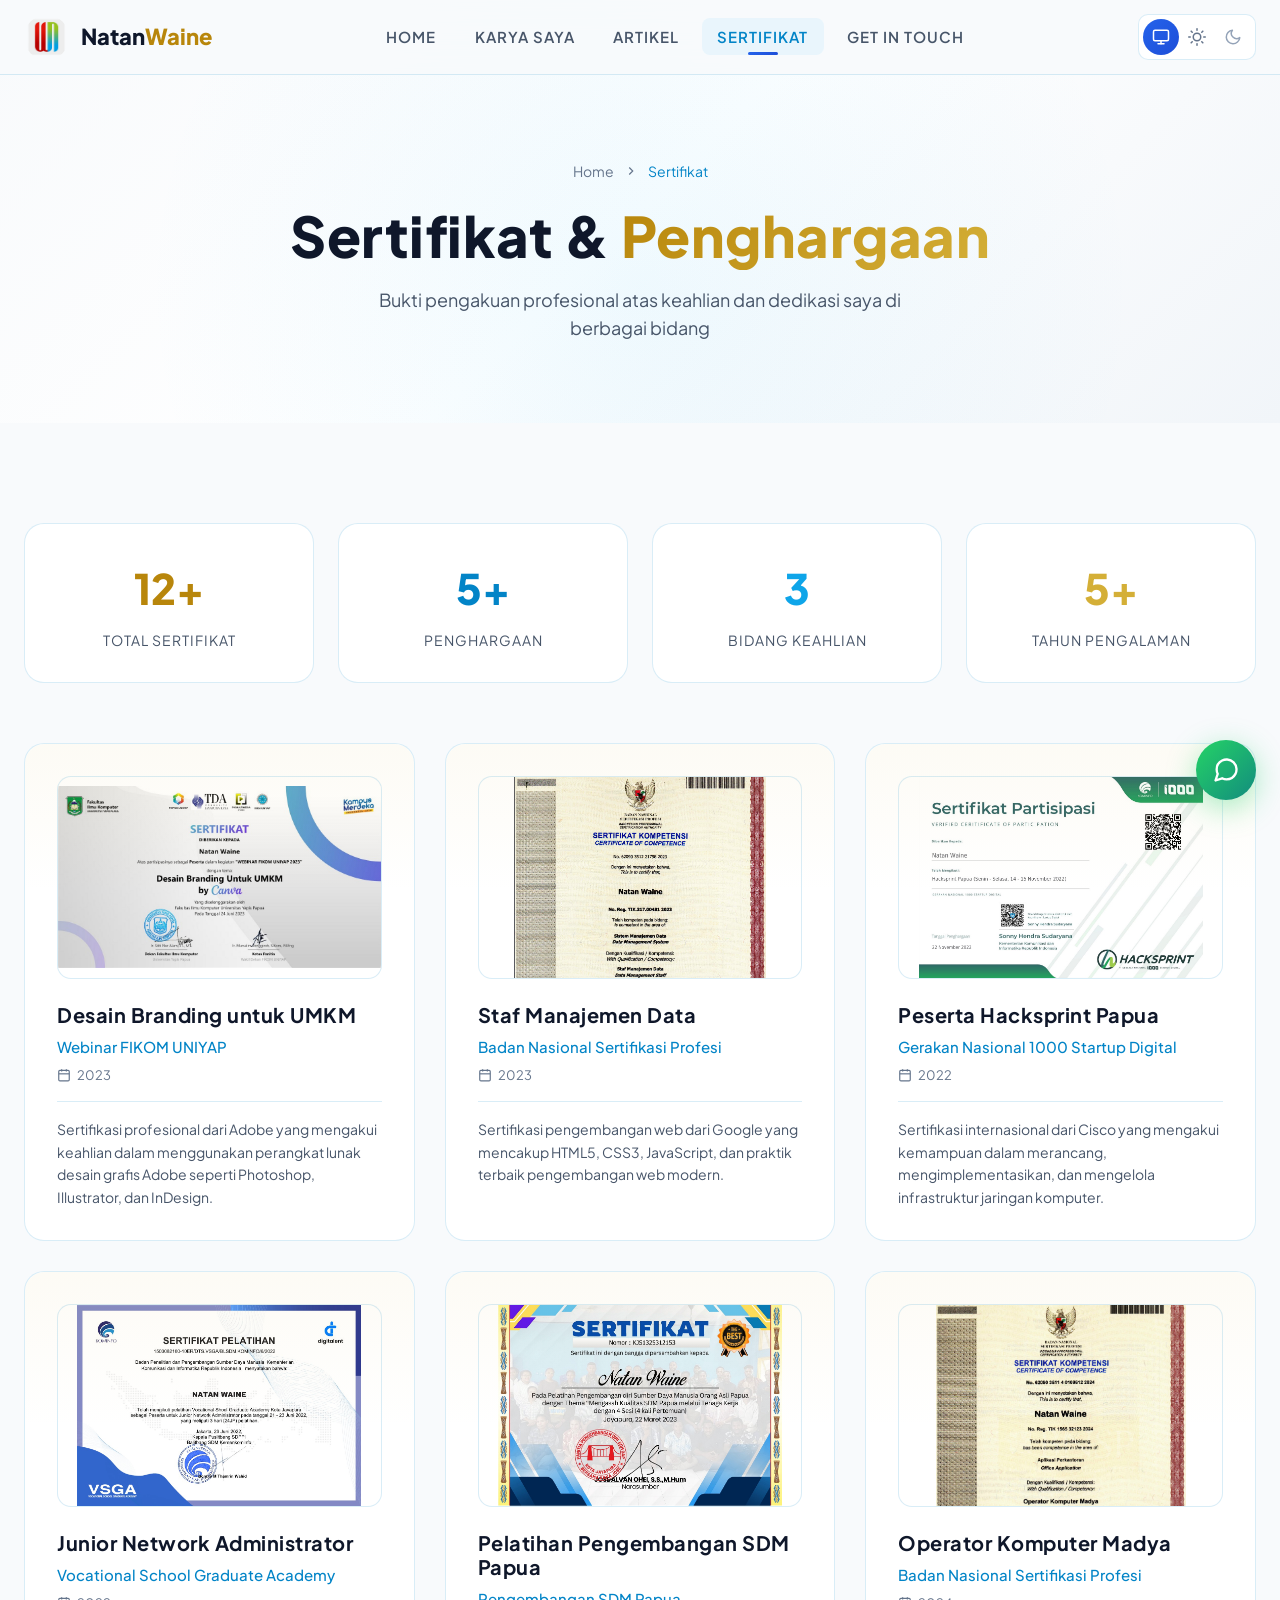
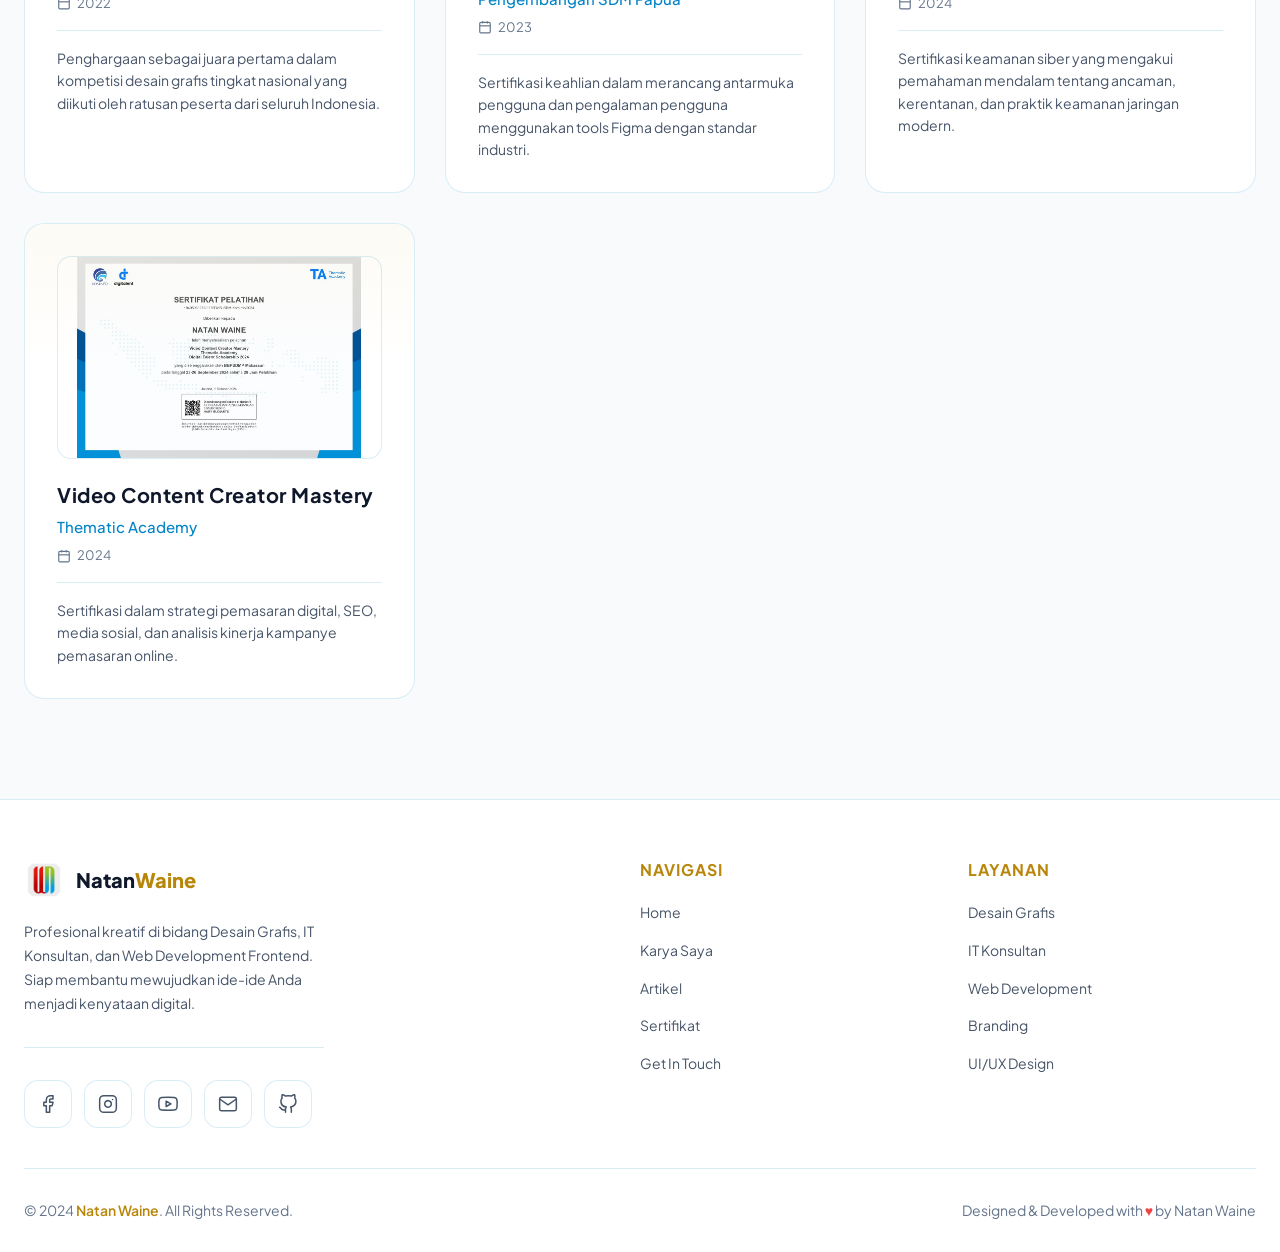
<file: sertifikat.html>
<!DOCTYPE html>
<html lang="id">
<head> 
    <meta charset="UTF-8">
    <meta name="viewport" content="width=device-width, initial-scale=1.0">
    <meta name="description" content="Sertifikat dan Penghargaan Natan Waine - Bukti keahlian profesional di bidang desain grafis, IT, dan web development">
    <title>Sertifikat - Natan Waine Portfolio</title>
    
    <link rel="icon" type="image/png" href="[data-uri]">
    <link rel="stylesheet" href="css/style.css">
    <link rel="preconnect" href="https://fonts.googleapis.com">
    <link rel="preconnect" href="https://fonts.gstatic.com" crossorigin>
    <link href="https://fonts.googleapis.com/css2?family=Plus+Jakarta+Sans:wght@300;400;500;600;700;800&display=swap" rel="stylesheet">
</head>
<body>

    <!-- Desktop & Tablet Navigation -->
    <nav class="navbar">
        <div class="container nav-container">
            <a href="index.html" class="nav-logo">
                <img src="[data-uri]" alt="Logo WN">
                <div class="nav-logo-text font-display">Natan<span>Waine</span></div>
            </a>
            
            <ul class="nav-menu">
                <li><a href="index.html" class="nav-link">Home</a></li>
                <li><a href="karya.html" class="nav-link">Karya Saya</a></li>
                <li><a href="artikel.html" class="nav-link">Artikel</a></li>
                <li><a href="sertifikat.html" class="nav-link">Sertifikat</a></li>
                <li><a href="kontak.html" class="nav-link">Get In Touch</a></li>
            </ul>
            
            <div class="nav-actions">
                <div class="theme-switcher">
                    <button class="theme-btn active" data-theme="device" title="Sesuaikan Perangkat">
                        <svg width="18" height="18" viewBox="0 0 24 24" fill="none" stroke="currentColor" stroke-width="2" stroke-linecap="round" stroke-linejoin="round">
                            <rect x="2" y="3" width="20" height="14" rx="2" ry="2"></rect>
                            <line x1="8" y1="21" x2="16" y2="21"></line>
                            <line x1="12" y1="17" x2="12" y2="21"></line>
                        </svg>
                    </button>
                    <button class="theme-btn" data-theme="light" title="Mode Terang">
                        <svg width="18" height="18" viewBox="0 0 24 24" fill="none" stroke="currentColor" stroke-width="2" stroke-linecap="round" stroke-linejoin="round">
                            <circle cx="12" cy="12" r="5"></circle>
                            <line x1="12" y1="1" x2="12" y2="3"></line>
                            <line x1="12" y1="21" x2="12" y2="23"></line>
                            <line x1="4.22" y1="4.22" x2="5.64" y2="5.64"></line>
                            <line x1="18.36" y1="18.36" x2="19.78" y2="19.78"></line>
                            <line x1="1" y1="12" x2="3" y2="12"></line>
                            <line x1="21" y1="12" x2="23" y2="12"></line>
                            <line x1="4.22" y1="19.78" x2="5.64" y2="18.36"></line>
                            <line x1="18.36" y1="5.64" x2="19.78" y2="4.22"></line>
                        </svg>
                    </button>
                    <button class="theme-btn" data-theme="dark" title="Mode Gelap">
                        <svg width="18" height="18" viewBox="0 0 24 24" fill="none" stroke="currentColor" stroke-width="2" stroke-linecap="round" stroke-linejoin="round">
                            <path d="M21 12.79A9 9 0 1 1 11.21 3 7 7 0 0 0 21 12.79z"></path>
                        </svg>
                    </button>
                </div>
            </div>
        </div>
    </nav>

    <!-- Mobile Bottom Navigation -->
    <nav class="mobile-nav">
        <ul class="mobile-nav-menu">
            <li>
                <a href="index.html" class="mobile-nav-item">
                    <svg viewBox="0 0 24 24" fill="none" stroke="currentColor" stroke-linecap="round" stroke-linejoin="round">
                        <path d="M3 9l9-7 9 7v11a2 2 0 0 1-2 2H5a2 2 0 0 1-2-2z"></path>
                        <polyline points="9 22 9 12 15 12 15 22"></polyline>
                    </svg>
                    <span>Home</span>
                </a>
            </li>
            <li>
                <a href="karya.html" class="mobile-nav-item">
                    <svg viewBox="0 0 24 24" fill="none" stroke="currentColor" stroke-linecap="round" stroke-linejoin="round">
                        <rect x="3" y="3" width="18" height="18" rx="2" ry="2"></rect>
                        <circle cx="8.5" cy="8.5" r="1.5"></circle>
                        <polyline points="21 15 16 10 5 21"></polyline>
                    </svg>
                    <span>Karya</span>
                </a>
            </li>
            <li>
                <a href="artikel.html" class="mobile-nav-item">
                    <svg viewBox="0 0 24 24" fill="none" stroke="currentColor" stroke-linecap="round" stroke-linejoin="round">
                        <path d="M14 2H6a2 2 0 0 0-2 2v16a2 2 0 0 0 2 2h12a2 2 0 0 0 2-2V8z"></path>
                        <polyline points="14 2 14 8 20 8"></polyline>
                        <line x1="16" y1="13" x2="8" y2="13"></line>
                        <line x1="16" y1="17" x2="8" y2="17"></line>
                        <polyline points="10 9 9 9 8 9"></polyline>
                    </svg>
                    <span>Artikel</span>
                </a>
            </li>
            <li>
                <a href="sertifikat.html" class="mobile-nav-item active">
                    <svg viewBox="0 0 24 24" fill="none" stroke="currentColor" stroke-linecap="round" stroke-linejoin="round">
                        <circle cx="12" cy="8" r="7"></circle>
                        <polyline points="8.21 13.89 7 23 12 20 17 23 15.79 13.88"></polyline>
                    </svg>
                    <span>Sertifikat</span>
                </a>
            </li>
            <li>
                <a href="kontak.html" class="mobile-nav-item">
                    <svg viewBox="0 0 24 24" fill="none" stroke="currentColor" stroke-linecap="round" stroke-linejoin="round">
                        <path d="M4 4h16c1.1 0 2 .9 2 2v12c0 1.1-.9 2-2 2H4c-1.1 0-2-.9-2-2V6c0-1.1.9-2 2-2z"></path>
                        <polyline points="22,6 12,13 2,6"></polyline>
                    </svg>
                    <span>Kontak</span>
                </a>
            </li>
        </ul>
    </nav>

    <!-- Page Header -->
    <section class="page-header">
        <div class="container page-header-content">
            <div class="page-header-breadcrumb">
                <a href="index.html">Home</a>
                <svg viewBox="0 0 24 24" fill="none" stroke="currentColor" stroke-width="2"><polyline points="9 18 15 12 9 6"></polyline></svg>
                <span style="color: var(--accent-blue);">Sertifikat</span>
            </div>
            <h1 class="page-header-title font-display">
                Sertifikat & <span class="gradient-text-gold">Penghargaan</span>
            </h1>
            <p class="page-header-subtitle">
                Bukti pengakuan profesional atas keahlian dan dedikasi saya di berbagai bidang
            </p>
        </div>
    </section>

    <!-- Certificates Section -->
    <section class="section">
        <div class="container">
            <!-- Stats Summary -->
            <div style="display: grid; grid-template-columns: repeat(auto-fit, minmax(200px, 1fr)); gap: 24px; margin-bottom: 60px;">
                <div style="text-align: center; padding: 30px; background: var(--bg-card); border-radius: 20px; border: 1px solid var(--border-color);">
                    <div style="font-family: '29LT Adir', 'Plus Jakarta Sans', sans-serif; font-size: 42px; font-weight: 800; color: var(--accent-gold);">12+</div>
                    <div style="color: var(--text-secondary); font-size: 14px; text-transform: uppercase; letter-spacing: 1px; margin-top: 8px;">Total Sertifikat</div>
                </div>
                <div style="text-align: center; padding: 30px; background: var(--bg-card); border-radius: 20px; border: 1px solid var(--border-color);">
                    <div style="font-family: '29LT Adir', 'Plus Jakarta Sans', sans-serif; font-size: 42px; font-weight: 800; color: var(--accent-blue);">5+</div>
                    <div style="color: var(--text-secondary); font-size: 14px; text-transform: uppercase; letter-spacing: 1px; margin-top: 8px;">Penghargaan</div>
                </div>
                <div style="text-align: center; padding: 30px; background: var(--bg-card); border-radius: 20px; border: 1px solid var(--border-color);">
                    <div style="font-family: '29LT Adir', 'Plus Jakarta Sans', sans-serif; font-size: 42px; font-weight: 800; color: var(--accent-blue-light);">3</div>
                    <div style="color: var(--text-secondary); font-size: 14px; text-transform: uppercase; letter-spacing: 1px; margin-top: 8px;">Bidang Keahlian</div>
                </div>
                <div style="text-align: center; padding: 30px; background: var(--bg-card); border-radius: 20px; border: 1px solid var(--border-color);">
                    <div style="font-family: '29LT Adir', 'Plus Jakarta Sans', sans-serif; font-size: 42px; font-weight: 800; color: var(--accent-gold-light);">5+</div>
                    <div style="color: var(--text-secondary); font-size: 14px; text-transform: uppercase; letter-spacing: 1px; margin-top: 8px;">Tahun Pengalaman</div>
                </div>
            </div>

            <div class="certificates-grid">
                <!-- Certificate 1 -->
                <div class="certificate-card">
                    <div class="certificate-icon">
                        <svg viewBox="0 0 24 24" fill="none" stroke="currentColor" stroke-linecap="round" stroke-linejoin="round">
                            <path d="M12 19l7-7 3 3-7 7-3-3z"></path>
                            <path d="M18 13l-1.5-7.5L2 2l3.5 14.5L13 18l5-5z"></path>
                        </svg>
                    </div>
                    <h3 class="certificate-title">Desain Branding untuk UMKM</h3>
                    <p class="certificate-issuer">Webinar FIKOM UNIYAP</p>
                    <p class="certificate-date">
                        <svg viewBox="0 0 24 24" fill="none" stroke="currentColor" stroke-width="2"><rect x="3" y="4" width="18" height="18" rx="2" ry="2"></rect><line x1="16" y1="2" x2="16" y2="6"></line><line x1="8" y1="2" x2="8" y2="6"></line><line x1="3" y1="10" x2="21" y2="10"></line></svg>
                        2023
                    </p>
                    <p class="certificate-description">
                        Sertifikasi profesional dari Adobe yang mengakui keahlian dalam menggunakan 
                        perangkat lunak desain grafis Adobe seperti Photoshop, Illustrator, dan InDesign.
                    </p>
                </div>

                <!-- Certificate 2 -->
                <div class="certificate-card">
                    <div class="certificate-icon">
                        <svg viewBox="0 0 24 24" fill="none" stroke="currentColor" stroke-linecap="round" stroke-linejoin="round">
                            <rect x="2" y="3" width="20" height="14" rx="2" ry="2"></rect>
                            <line x1="8" y1="21" x2="16" y2="21"></line>
                            <line x1="12" y1="17" x2="12" y2="21"></line>
                        </svg>
                    </div>
                    <h3 class="certificate-title">Staf Manajemen Data</h3>
                    <p class="certificate-issuer">Badan Nasional Sertifikasi Profesi</p>
                    <p class="certificate-date">
                        <svg viewBox="0 0 24 24" fill="none" stroke="currentColor" stroke-width="2"><rect x="3" y="4" width="18" height="18" rx="2" ry="2"></rect><line x1="16" y1="2" x2="16" y2="6"></line><line x1="8" y1="2" x2="8" y2="6"></line><line x1="3" y1="10" x2="21" y2="10"></line></svg>
                        2023
                    </p>
                    <p class="certificate-description">
                        Sertifikasi pengembangan web dari Google yang mencakup HTML5, CSS3, JavaScript, 
                        dan praktik terbaik pengembangan web modern.
                    </p>
                </div>

                <!-- Certificate 3 -->
                <div class="certificate-card">
                    <div class="certificate-icon">
                        <svg viewBox="0 0 24 24" fill="none" stroke="currentColor" stroke-linecap="round" stroke-linejoin="round">
                            <rect x="2" y="2" width="20" height="8" rx="2" ry="2"></rect>
                            <rect x="2" y="14" width="20" height="8" rx="2" ry="2"></rect>
                        </svg>
                    </div>
                    <h3 class="certificate-title">Peserta Hacksprint Papua</h3>
                    <p class="certificate-issuer">Gerakan Nasional 1000 Startup Digital</p>
                    <p class="certificate-date">
                        <svg viewBox="0 0 24 24" fill="none" stroke="currentColor" stroke-width="2"><rect x="3" y="4" width="18" height="18" rx="2" ry="2"></rect><line x1="16" y1="2" x2="16" y2="6"></line><line x1="8" y1="2" x2="8" y2="6"></line><line x1="3" y1="10" x2="21" y2="10"></line></svg>
                        2023
                    </p>
                    <p class="certificate-description">
                        Sertifikasi internasional dari Cisco yang mengakui kemampuan dalam merancang, 
                        mengimplementasikan, dan mengelola infrastruktur jaringan komputer.
                    </p>
                </div>

                <!-- Certificate 4 -->
                <div class="certificate-card">
                    <div class="certificate-icon">
                        <svg viewBox="0 0 24 24" fill="none" stroke="currentColor" stroke-linecap="round" stroke-linejoin="round">
                            <polygon points="12 2 15.09 8.26 22 9.27 17 14.14 18.18 21.02 12 17.77 5.82 21.02 7 14.14 2 9.27 8.91 8.26 12 2"></polygon>
                        </svg>
                    </div>
                    <h3 class="certificate-title">Junior Network Administrator</h3>
                    <p class="certificate-issuer">Vocational School Graduate Academy</p>
                    <p class="certificate-date">
                        <svg viewBox="0 0 24 24" fill="none" stroke="currentColor" stroke-width="2"><rect x="3" y="4" width="18" height="18" rx="2" ry="2"></rect><line x1="16" y1="2" x2="16" y2="6"></line><line x1="8" y1="2" x2="8" y2="6"></line><line x1="3" y1="10" x2="21" y2="10"></line></svg>
                        2023
                    </p>
                    <p class="certificate-description">
                        Penghargaan sebagai juara pertama dalam kompetisi desain grafis tingkat nasional 
                        yang diikuti oleh ratusan peserta dari seluruh Indonesia.
                    </p>
                </div>

                <!-- Certificate 5 -->
                <div class="certificate-card">
                    <div class="certificate-icon">
                        <svg viewBox="0 0 24 24" fill="none" stroke="currentColor" stroke-linecap="round" stroke-linejoin="round">
                            <polyline points="16 18 22 12 16 6"></polyline>
                            <polyline points="8 6 2 12 8 18"></polyline>
                        </svg>
                    </div>
                    <h3 class="certificate-title">Pelatihan Pengembangan SDM Papua</h3>
                    <p class="certificate-issuer">Pengembangan SDM Papua</p>
                    <p class="certificate-date">
                        <svg viewBox="0 0 24 24" fill="none" stroke="currentColor" stroke-width="2"><rect x="3" y="4" width="18" height="18" rx="2" ry="2"></rect><line x1="16" y1="2" x2="16" y2="6"></line><line x1="8" y1="2" x2="8" y2="6"></line><line x1="3" y1="10" x2="21" y2="10"></line></svg>
                        2022
                    </p>
                    <p class="certificate-description">
                        Sertifikasi keahlian dalam merancang antarmuka pengguna dan pengalaman pengguna 
                        menggunakan tools Figma dengan standar industri.
                    </p>
                </div>

                <!-- Certificate 6 -->
                <div class="certificate-card">
                    <div class="certificate-icon">
                        <svg viewBox="0 0 24 24" fill="none" stroke="currentColor" stroke-linecap="round" stroke-linejoin="round">
                            <path d="M12 22s8-4 8-10V5l-8-3-8 3v7c0 6 8 10 8 10z"></path>
                        </svg>
                    </div>
                    <h3 class="certificate-title">Operator Komputer Madya</h3>
                    <p class="certificate-issuer">Badan Nasional Sertifikasi Profesi</p>
                    <p class="certificate-date">
                        <svg viewBox="0 0 24 24" fill="none" stroke="currentColor" stroke-width="2"><rect x="3" y="4" width="18" height="18" rx="2" ry="2"></rect><line x1="16" y1="2" x2="16" y2="6"></line><line x1="8" y1="2" x2="8" y2="6"></line><line x1="3" y1="10" x2="21" y2="10"></line></svg>
                        2022
                    </p>
                    <p class="certificate-description">
                        Sertifikasi keamanan siber yang mengakui pemahaman mendalam tentang ancaman, 
                        kerentanan, dan praktik keamanan jaringan modern.
                    </p>
                </div>

                <!-- Certificate 7 -->
                <div class="certificate-card">
                    <div class="certificate-icon">
                        <svg viewBox="0 0 24 24" fill="none" stroke="currentColor" stroke-linecap="round" stroke-linejoin="round">
                            <path d="M14 2H6a2 2 0 0 0-2 2v16a2 2 0 0 0 2 2h12a2 2 0 0 0 2-2V8z"></path>
                            <polyline points="14 2 14 8 20 8"></polyline>
                        </svg>
                    </div>
                    <h3 class="certificate-title">Video Content Creator Mastery</h3>
                    <p class="certificate-issuer">Thematic Academy</p>
                    <p class="certificate-date">
                        <svg viewBox="0 0 24 24" fill="none" stroke="currentColor" stroke-width="2"><rect x="3" y="4" width="18" height="18" rx="2" ry="2"></rect><line x1="16" y1="2" x2="16" y2="6"></line><line x1="8" y1="2" x2="8" y2="6"></line><line x1="3" y1="10" x2="21" y2="10"></line></svg>
                        2022
                    </p>
                    <p class="certificate-description">
                        Sertifikasi dalam strategi pemasaran digital, SEO, media sosial, dan analisis 
                        kinerja kampanye pemasaran online.
                    </p>
                </div>

                <!-- Certificate 8 -->
                <div class="certificate-card">
                    <div class="certificate-icon">
                        <svg viewBox="0 0 24 24" fill="none" stroke="currentColor" stroke-linecap="round" stroke-linejoin="round">
                            <circle cx="12" cy="12" r="10"></circle>
                            <line x1="2" y1="12" x2="22" y2="12"></line>
                            <path d="M12 2a15.3 15.3 0 0 1 4 10 15.3 15.3 0 0 1-4 10 15.3 15.3 0 0 1-4-10 15.3 15.3 0 0 1 4-10z"></path>
                        </svg>
                    </div>
                    <h3 class="certificate-title">Best Innovation Award - IT Solution</h3>
                    <p class="certificate-issuer">ASEAN Tech Summit</p>
                    <p class="certificate-date">
                        <svg viewBox="0 0 24 24" fill="none" stroke="currentColor" stroke-width="2"><rect x="3" y="4" width="18" height="18" rx="2" ry="2"></rect><line x1="16" y1="2" x2="16" y2="6"></line><line x1="8" y1="2" x2="8" y2="6"></line><line x1="3" y1="10" x2="21" y2="10"></line></svg>
                        2022
                    </p>
                    <p class="certificate-description">
                        Penghargaan inovasi terbaik di tingkat ASEAN untuk solusi teknologi yang 
                        memberikan dampak positif bagi masyarakat dan bisnis.
                    </p>
                </div>

                <!-- Certificate 9 -->
                <div class="certificate-card">
                    <div class="certificate-icon">
                        <svg viewBox="0 0 24 24" fill="none" stroke="currentColor" stroke-linecap="round" stroke-linejoin="round">
                            <ellipse cx="12" cy="5" rx="9" ry="3"></ellipse>
                            <path d="M21 12c0 1.66-4 3-9 3s-9-1.34-9-3"></path>
                            <path d="M3 5v14c0 1.66 4 3 9 3s9-1.34 9-3V5"></path>
                        </svg>
                    </div>
                    <h3 class="certificate-title">Cloud Computing Professional</h3>
                    <p class="certificate-issuer">AWS Certified Cloud Practitioner</p>
                    <p class="certificate-date">
                        <svg viewBox="0 0 24 24" fill="none" stroke="currentColor" stroke-width="2"><rect x="3" y="4" width="18" height="18" rx="2" ry="2"></rect><line x1="16" y1="2" x2="16" y2="6"></line><line x1="8" y1="2" x2="8" y2="6"></line><line x1="3" y1="10" x2="21" y2="10"></line></svg>
                        2021
                    </p>
                    <p class="certificate-description">
                        Sertifikasi pemahaman mendalam tentang layanan komputasi awan Amazon Web Services 
                        dan arsitektur cloud yang handal.
                    </p>
                </div>
            </div>
        </div>
    </section>

    <!-- Footer -->
    <footer class="footer">
        <div class="container">
            <div class="footer-container">
                <div class="footer-brand">
                    <div class="footer-logo">
                        <img src="[data-uri]" alt="Logo WN">
                        <div class="footer-logo-text font-display">Natan<span>Waine</span></div>
                    </div>
                    <p class="footer-description">
                        Profesional kreatif di bidang Desain Grafis, IT Konsultan, dan Web Development Frontend. 
                        Siap membantu mewujudkan ide-ide Anda menjadi kenyataan digital.
                    </p>
                    <div class="social-links">
                        <a href="https://facebook.com/wainenath.official" target="_blank" class="social-link" title="Facebook">
                            <svg viewBox="0 0 24 24" fill="none" stroke="currentColor" stroke-linecap="round" stroke-linejoin="round">
                                <path d="M18 2h-3a5 5 0 0 0-5 5v3H7v4h3v8h4v-8h3l1-4h-4V7a1 1 0 0 1 1-1h3z"></path>
                            </svg>
                        </a>
                        <a href="https://instagram.com/wainenath.official" target="_blank" class="social-link" title="Instagram">
                            <svg viewBox="0 0 24 24" fill="none" stroke="currentColor" stroke-linecap="round" stroke-linejoin="round">
                                <rect x="2" y="2" width="20" height="20" rx="5" ry="5"></rect>
                                <path d="M16 11.37A4 4 0 1 1 12.63 8 4 4 0 0 1 16 11.37z"></path>
                                <line x1="17.5" y1="6.5" x2="17.51" y2="6.5"></line>
                            </svg>
                        </a>
                        <a href="https://youtube.com/@wainenath.official" target="_blank" class="social-link" title="YouTube">
                            <svg viewBox="0 0 24 24" fill="none" stroke="currentColor" stroke-linecap="round" stroke-linejoin="round">
                                <path d="M22.54 6.42a2.78 2.78 0 0 0-1.94-2C18.88 4 12 4 12 4s-6.88 0-8.6.46a2.78 2.78 0 0 0-1.94 2A29 29 0 0 0 1 11.75a29 29 0 0 0 .46 5.33A2.78 2.78 0 0 0 3.4 19c1.72.46 8.6.46 8.6.46s6.88 0 8.6-.46a2.78 2.78 0 0 0 1.94-2 29 29 0 0 0 .46-5.25 29 29 0 0 0-.46-5.33z"></path>
                                <polygon points="9.75 15.02 15.5 11.75 9.75 8.48 9.75 15.02"></polygon>
                            </svg>
                        </a>
                        <a href="mailto:wainenath1@gmail.com" class="social-link" title="Email">
                            <svg viewBox="0 0 24 24" fill="none" stroke="currentColor" stroke-linecap="round" stroke-linejoin="round">
                                <path d="M4 4h16c1.1 0 2 .9 2 2v12c0 1.1-.9 2-2 2H4c-1.1 0-2-.9-2-2V6c0-1.1.9-2 2-2z"></path>
                                <polyline points="22,6 12,13 2,6"></polyline>
                            </svg>
                        </a>
                        <a href="https://github.com/wainenath" target="_blank" class="social-link" title="GitHub">
                            <svg viewBox="0 0 24 24" fill="none" stroke="currentColor" stroke-linecap="round" stroke-linejoin="round">
                                <path d="M9 19c-5 1.5-5-2.5-7-3m14 6v-3.87a3.37 3.37 0 0 0-.94-2.61c3.14-.35 6.44-1.54 6.44-7A5.44 5.44 0 0 0 20 4.77 5.07 5.07 0 0 0 19.91 1S18.73.65 16 2.48a13.38 13.38 0 0 0-7 0C6.27.65 5.09 1 5.09 1A5.07 5.07 0 0 0 5 4.77a5.44 5.44 0 0 0-1.5 3.78c0 5.42 3.3 6.61 6.44 7A3.37 3.37 0 0 0 9 18.13V22"></path>
                            </svg>
                        </a>
                    </div>
                </div>

                <div>
                    <h4 class="footer-title">Navigasi</h4>
                    <ul class="footer-links">
                        <li><a href="index.html">Home</a></li>
                        <li><a href="karya.html">Karya Saya</a></li>
                        <li><a href="artikel.html">Artikel</a></li>
                        <li><a href="sertifikat.html">Sertifikat</a></li>
                        <li><a href="kontak.html">Get In Touch</a></li>
                    </ul>
                </div>

                <div>
                    <h4 class="footer-title">Layanan</h4>
                    <ul class="footer-links">
                        <li><a href="kontak.html">Desain Grafis</a></li>
                        <li><a href="kontak.html">IT Konsultan</a></li>
                        <li><a href="kontak.html">Web Development</a></li>
                        <li><a href="kontak.html">Branding</a></li>
                        <li><a href="kontak.html">UI/UX Design</a></li>
                    </ul>
                </div>

                <div>
                    <h4 class="footer-title">Kontak</h4>
                    <ul class="footer-links">
                        <li><a href="mailto:wainenath1@gmail.com">wainenath1@gmail.com</a></li>
                        <li><a href="https://wa.me/6281344234657">+62 813-4423-4657</a></li>
                        <li><a href="https://instagram.com/wainenath.official" target="_blank">@wainenath.official</a></li>
                        <li><a href="kontak.html">Indonesia</a></li>
                    </ul>
                </div>
            </div>

            <div class="footer-bottom">
                <p class="footer-copyright">
                    &copy; 2024 <span>Natan Waine</span>. All Rights Reserved.
                </p>
                <p class="footer-copyright">
                    Designed & Developed with <span style="color: #ef4444;">♥</span> by Natan Waine
                </p>
            </div>
        </div>
    </footer>

    <!-- WhatsApp Floating Button -->
    <div class="whatsapp-float">
        <div class="whatsapp-popup">
            <div class="whatsapp-popup-header">
                <div class="whatsapp-popup-avatar">
                    <img src="[data-uri]" alt="Natan Waine">
                </div>
                <div>
                    <div class="whatsapp-popup-name">Natan Waine</div>
                    <div class="whatsapp-popup-status">
                        <span class="status-dot"></span>
                        Online
                    </div>
                </div>
            </div>
            <div class="whatsapp-popup-body">
                <div class="whatsapp-popup-message">
                    Halo! 👋 Ada yang bisa saya bantu? Silakan kirim pesan Anda.
                </div>
                <div class="whatsapp-popup-input">
                    <input type="text" placeholder="Ketik pesan Anda..." id="whatsapp-input">
                    <button class="whatsapp-popup-send">
                        <svg viewBox="0 0 24 24" fill="none" stroke="currentColor" stroke-width="2" stroke-linecap="round" stroke-linejoin="round">
                            <line x1="22" y1="2" x2="11" y2="13"></line>
                            <polygon points="22 2 15 22 11 13 2 9 22 2"></polygon>
                        </svg>
                    </button>
                </div>
            </div>
        </div>
        <button class="whatsapp-btn" title="Chat via WhatsApp">
            <svg viewBox="0 0 24 24" fill="none" stroke="currentColor" stroke-linecap="round" stroke-linejoin="round">
                <path d="M21 11.5a8.38 8.38 0 0 1-.9 3.8 8.5 8.5 0 0 1-7.6 4.7 8.38 8.38 0 0 1-3.8-.9L3 21l1.9-5.7a8.38 8.38 0 0 1-.9-3.8 8.5 8.5 0 0 1 4.7-7.6 8.38 8.38 0 0 1 3.8-.9h.5a8.48 8.48 0 0 1 8 8v.5z"></path>
            </svg>
        </button>
    </div>

    <script src="js/script.js"></script>
</body>
</html>
</file>
<file: css/style.css>
/* ============================================
   Portfolio Natan Waine - Stylesheet
   ============================================ */

/* Font Imports */
@import url('https://fonts.googleapis.com/css2?family=Plus+Jakarta+Sans:wght@300;400;500;600;700;800&display=swap');

/* CSS Variables - Light Theme (Default) */
:root {
    --bg-primary: #f8fafc;
    --bg-secondary: #ffffff;
    --bg-card: #ffffff;
    --bg-card-hover: #f1f5f9;
    --text-primary: #1e293b;
    --text-secondary: #64748b;
    --text-muted: #94a3b8;
    --accent-blue: #2563eb;
    --accent-blue-light: #60a5fa;
    --accent-gold: #0f766e;
    --accent-gold-light: #14b8a6;
    --border-color: #e2e8f0;
    --border-gold: rgba(15, 118, 110, 0.2);
    --shadow-glow-blue: 0 8px 30px rgba(37, 99, 235, 0.15);
    --shadow-glow-gold: 0 8px 30px rgba(15, 118, 110, 0.12);
    --gradient-primary: linear-gradient(135deg, #2563eb 0%, #1d4ed8 100%);
    --gradient-gold: linear-gradient(135deg, #0f766e 0%, #14b8a6 100%);
    --gradient-hero: linear-gradient(135deg, #f8fafc 0%, #ffffff 50%, #f1f5f9 100%);
}

/* Light Theme */
[data-theme="light"] {
    --bg-primary: #f8fafc;
    --bg-secondary: #ffffff;
    --bg-card: #ffffff;
    --bg-card-hover: #f1f5f9;
    --text-primary: #0f172a;
    --text-secondary: #475569;
    --text-muted: #64748b;
    --accent-blue: #0284c7;
    --accent-blue-light: #0ea5e9;
    --accent-gold: #b8860b;
    --accent-gold-light: #d4af37;
    --border-color: rgba(2, 132, 199, 0.15);
    --border-gold: rgba(184, 134, 11, 0.25);
    --shadow-glow-blue: 0 0 30px rgba(2, 132, 199, 0.1);
    --shadow-glow-gold: 0 0 30px rgba(184, 134, 11, 0.1);
    --gradient-hero: linear-gradient(135deg, #f8fafc 0%, #ffffff 50%, #f1f5f9 100%);
}

/* Dark Theme */
[data-theme="dark"] {
    --bg-primary: #0f172a;
    --bg-secondary: #111827;
    --bg-card: #1e293b;
    --bg-card-hover: #263449;
    --text-primary: #f8fafc;
    --text-secondary: #cbd5e1;
    --text-muted: #94a3b8;
    --accent-blue: #38bdf8;
    --accent-blue-light: #7dd3fc;
    --accent-gold: #2dd4bf;
    --accent-gold-light: #5eead4;
    --border-color: rgba(148, 163, 184, 0.2);
    --border-gold: rgba(45, 212, 191, 0.25);
    --shadow-glow-blue: 0 8px 30px rgba(56, 189, 248, 0.15);
    --shadow-glow-gold: 0 8px 30px rgba(45, 212, 191, 0.12);
    --gradient-primary: linear-gradient(135deg, #0ea5e9 0%, #2563eb 100%);
    --gradient-gold: linear-gradient(135deg, #0f766e 0%, #14b8a6 100%);
    --gradient-hero: linear-gradient(135deg, #0f172a 0%, #111827 50%, #0f172a 100%);
}

/* Reset & Base */
* {
    margin: 0;
    padding: 0;
    box-sizing: border-box;
}

html {
    scroll-behavior: smooth;
}

body {
    font-family: '29LT Adir', 'Plus Jakarta Sans', sans-serif;
    background-color: var(--bg-primary);
    color: var(--text-primary);
    line-height: 1.6;
    overflow-x: hidden;
    transition: background-color 0.4s ease, color 0.4s ease;
}

h1, h2, h3, h4, h5, h6 {
    font-family: 'Square721 BT', '29LT Adir', 'Plus Jakarta Sans', sans-serif;
    font-weight: 700;
    letter-spacing: 0.5px;
    line-height: 1.2;
}

.font-display {
    font-family: 'Square721 BT', '29LT Adir', 'Plus Jakarta Sans', sans-serif;
}

a {
    text-decoration: none;
    color: inherit;
    transition: all 0.3s ease;
}

ul {
    list-style: none;
}

img {
    max-width: 100%;
    height: auto;
}

.container {
    max-width: 1280px;
    margin: 0 auto;
    padding: 0 24px;
}

/* Gradient Text */
.gradient-text {
    background: linear-gradient(135deg, var(--accent-blue) 0%, var(--accent-gold) 100%);
    -webkit-background-clip: text;
    -webkit-text-fill-color: transparent;
    background-clip: text;
}

.gradient-text-blue {
    background: linear-gradient(135deg, var(--accent-blue) 0%, var(--accent-blue-light) 100%);
    -webkit-background-clip: text;
    -webkit-text-fill-color: transparent;
    background-clip: text;
}

.gradient-text-gold {
    background: linear-gradient(135deg, var(--accent-gold) 0%, var(--accent-gold-light) 100%);
    -webkit-background-clip: text;
    -webkit-text-fill-color: transparent;
    background-clip: text;
}

/* Buttons */
.btn {
    display: inline-flex;
    align-items: center;
    gap: 10px;
    padding: 14px 32px;
    font-family: 'Plus Jakarta Sans', sans-serif;
    font-size: 16px;
    font-weight: 600;
    letter-spacing: 1px;
    text-transform: uppercase;
    border: none;
    border-radius: 50px;
    cursor: pointer;
    transition: all 0.4s ease;
    position: relative;
    overflow: hidden;
}

.btn-primary {
    background: var(--gradient-primary);
    color: #ffffff;
    box-shadow: var(--shadow-glow-blue);
}

.btn-primary:hover {
    transform: translateY(-3px);
    box-shadow: 0 10px 40px rgba(56, 189, 248, 0.3);
}

.btn-gold {
    background: var(--gradient-gold);
    color: #0a0e1a;
    box-shadow: var(--shadow-glow-gold);
}

.btn-gold:hover {
    transform: translateY(-3px);
    box-shadow: 0 10px 40px rgba(212, 175, 55, 0.3);
}

.btn-outline {
    background: transparent;
    color: var(--accent-blue);
    border: 2px solid var(--accent-blue);
}

.btn-outline:hover {
    background: var(--accent-blue);
    color: #ffffff;
    transform: translateY(-3px);
}

/* Navigation - Desktop & Tablet */
.navbar {
    position: fixed;
    top: 0;
    left: 0;
    right: 0;
    z-index: 1000;
    padding: 14px 0;
    background: rgba(255, 255, 255, 0.9);
    backdrop-filter: blur(20px);
    -webkit-backdrop-filter: blur(20px);
    border-bottom: 1px solid var(--border-color);
    transition: all 0.4s ease;
}

[data-theme="light"] .navbar {
    background: rgba(248, 250, 252, 0.9);
}

[data-theme="dark"] .navbar,
[data-theme="dark"] .mobile-nav {
    background: rgba(15, 23, 42, 0.95);
}

.navbar.scrolled {
    padding: 12px 0;
    box-shadow: 0 4px 30px rgba(0, 0, 0, 0.1);
}

.nav-container {
    display: grid;
    grid-template-columns: auto minmax(0, 1fr) auto;
    gap: 20px;
    align-items: center;
}

.nav-logo {
    display: flex;
    align-items: center;
    gap: 12px;
}

.nav-logo img {
    height: 45px;
    width: 45px;
    border-radius: 50%;
    object-fit: contain;
}

.nav-logo-text {
    font-family: 'Plus Jakarta Sans', sans-serif;
    font-size: 22px;
    font-weight: 800;
}

.nav-logo-text span {
    color: var(--accent-gold);
}

.nav-menu {
    display: flex;
    justify-content: center;
    align-items: center;
    gap: clamp(2px, 0.6vw, 8px);
    min-width: 0;
}

.nav-link {
    padding: 9px clamp(8px, 1.2vw, 20px);
    font-family: 'Plus Jakarta Sans', sans-serif;
    font-size: 15px;
    font-weight: 600;
    letter-spacing: 1px;
    text-transform: uppercase;
    color: var(--text-secondary);
    border-radius: 8px;
    position: relative;
    white-space: nowrap;
    transition: all 0.3s ease;
}

.nav-link:hover,
.nav-link.active {
    color: var(--accent-blue);
    background: rgba(56, 189, 248, 0.08);
}

.nav-link.active::after {
    content: '';
    position: absolute;
    bottom: 0;
    left: 50%;
    transform: translateX(-50%);
    width: 30px;
    height: 3px;
    background: var(--gradient-primary);
    border-radius: 2px;
}

.nav-actions {
    display: flex;
    align-items: center;
    gap: 12px;
}

/* Theme Switcher */
.theme-switcher {
    display: flex;
    align-items: center;
    background: var(--bg-card);
    border-radius: 10px;
    padding: 4px;
    border: 1px solid var(--border-color);
}

.theme-btn {
    width: 36px;
    height: 36px;
    border: none;
    background: transparent;
    border-radius: 50%;
    cursor: pointer;
    display: flex;
    align-items: center;
    justify-content: center;
    color: var(--text-muted);
    transition: all 0.3s ease;
    font-size: 16px;
}

.theme-btn:hover {
    color: var(--accent-blue);
}

.theme-btn.active {
    background: var(--gradient-primary);
    color: #ffffff;
}

/* Mobile Bottom Navigation */
.mobile-nav {
    display: none;
    position: fixed;
    bottom: 0;
    left: 0;
    right: 0;
    z-index: 1000;
    background: rgba(255, 255, 255, 0.95);
    backdrop-filter: blur(20px);
    -webkit-backdrop-filter: blur(20px);
    border-top: 1px solid var(--border-color);
    padding: 8px 0;
    padding-bottom: calc(8px + env(safe-area-inset-bottom));
}

[data-theme="light"] .mobile-nav {
    background: rgba(248, 250, 252, 0.95);
}

[data-theme="dark"] .mobile-nav {
    background: rgba(15, 23, 42, 0.95);
}

.mobile-theme-control {
    display: none;
    position: relative;
    flex: 0 0 52px;
    align-self: stretch;
    align-items: center;
    justify-content: center;
}

.mobile-theme-toggle {
    width: 36px;
    height: 36px;
    border: 1px solid var(--border-color);
    border-radius: 10px;
    background: var(--bg-card);
    color: var(--text-secondary);
    display: flex;
    align-items: center;
    justify-content: center;
    cursor: pointer;
}

.mobile-theme-toggle svg {
    width: 18px;
    height: 18px;
}

.mobile-theme-options {
    display: none;
    position: absolute;
    left: 4px;
    bottom: calc(100% - 2px);
    flex-direction: column;
    gap: 4px;
    background: var(--bg-card);
    border: 1px solid var(--border-color);
    border-radius: 10px;
    padding: 4px;
    box-shadow: 0 8px 24px rgba(15, 23, 42, 0.12);
}

.mobile-theme-control.open .mobile-theme-options {
    display: flex;
}

.mobile-theme-option {
    flex-shrink: 0;
}

.mobile-nav-menu {
    display: flex;
    justify-content: space-between;
    align-items: center;
}

.mobile-nav-item {
    flex: 1;
    min-width: 0;
    display: flex;
    flex-direction: column;
    align-items: center;
    gap: 4px;
    padding: 8px 4px;
    color: var(--text-muted);
    font-size: 10px;
    font-family: 'Plus Jakarta Sans', sans-serif;
    font-weight: 600;
    letter-spacing: 0.5px;
    text-transform: uppercase;
    white-space: nowrap;
    transition: all 0.3s ease;
}

.mobile-nav-item svg {
    width: 22px;
    height: 22px;
    stroke-width: 1.8;
}

.mobile-nav-item:hover,
.mobile-nav-item.active {
    color: var(--accent-blue);
    transform: translateY(-2px);
}

.mobile-nav-item.active svg {
    filter: drop-shadow(0 0 8px var(--accent-blue));
}

/* Hero Section */
.hero {
    min-height: 100vh;
    display: flex;
    align-items: center;
    padding: 120px 0 80px;
    background: var(--gradient-hero);
    position: relative;
    overflow: hidden;
}

.hero::before {
    content: '';
    position: absolute;
    top: -50%;
    right: -20%;
    width: 800px;
    height: 800px;
    background: radial-gradient(circle, rgba(56, 189, 248, 0.08) 0%, transparent 70%);
    border-radius: 50%;
    pointer-events: none;
}

.hero::after {
    content: '';
    position: absolute;
    bottom: -30%;
    left: -10%;
    width: 600px;
    height: 600px;
    background: radial-gradient(circle, rgba(212, 175, 55, 0.06) 0%, transparent 70%);
    border-radius: 50%;
    pointer-events: none;
}

.hero-container {
    display: grid;
    grid-template-columns: 1fr 1fr;
    gap: 60px;
    align-items: center;
    position: relative;
    z-index: 1;
}

.hero-content {
    animation: fadeInLeft 1s ease;
}

.hero-greeting {
    font-family: 'Plus Jakarta Sans', sans-serif;
    font-size: 18px;
    font-weight: 600;
    letter-spacing: 3px;
    text-transform: uppercase;
    color: var(--accent-gold);
    margin-bottom: 16px;
}

.hero-title {
    font-size: clamp(42px, 6vw, 72px);
    font-weight: 800;
    margin-bottom: 20px;
    line-height: 1.1;
}

.hero-subtitle {
    font-family: 'Plus Jakarta Sans', sans-serif;
    font-size: clamp(20px, 3vw, 28px);
    color: var(--text-secondary);
    margin-bottom: 24px;
    font-weight: 500;
}

.hero-description {
    font-size: 17px;
    color: var(--text-secondary);
    margin-bottom: 40px;
    max-width: 500px;
    line-height: 1.8;
}

.hero-buttons {
    display: flex;
    gap: 16px;
    flex-wrap: wrap;
    margin-bottom: 48px;
}

.hero-stats {
    display: flex;
    gap: 40px;
    flex-wrap: wrap;
}

.stat-item {
    text-align: left;
}

.stat-number {
    font-family: 'Plus Jakarta Sans', sans-serif;
    font-size: 36px;
    font-weight: 800;
    color: var(--accent-blue);
}

.stat-label {
    font-size: 13px;
    color: var(--text-muted);
    text-transform: uppercase;
    letter-spacing: 1px;
}

.hero-image {
    display: flex;
    justify-content: center;
    align-items: center;
    animation: fadeInRight 1s ease;
}

.hero-image-wrapper {
    position: relative;
    width: 100%;
    max-width: 420px;
}

.hero-image-frame {
    position: relative;
    border-radius: 30px;
    overflow: hidden;
    aspect-ratio: 3/4;
    border: 3px solid var(--accent-gold);
    box-shadow: var(--shadow-glow-gold), 0 30px 60px rgba(0, 0, 0, 0.3);
}

.hero-image-frame img {
    width: 100%;
    height: 100%;
    object-fit: cover;
}

.hero-image-decoration {
    position: absolute;
    width: 120px;
    height: 120px;
    border: 3px solid var(--accent-blue);
    border-radius: 20px;
    top: -20px;
    right: -20px;
    z-index: -1;
    animation: rotate 20s linear infinite;
}

.hero-image-decoration-2 {
    position: absolute;
    width: 80px;
    height: 80px;
    background: var(--gradient-gold);
    border-radius: 50%;
    bottom: 30px;
    left: -30px;
    z-index: -1;
    opacity: 0.6;
    animation: pulse 3s ease-in-out infinite;
}

/* Section Styles */
.section {
    padding: 100px 0;
    position: relative;
}

.section-header {
    text-align: center;
    margin-bottom: 60px;
}

.section-eyebrow {
    font-family: 'Plus Jakarta Sans', sans-serif;
    font-size: 14px;
    font-weight: 600;
    letter-spacing: 4px;
    text-transform: uppercase;
    color: var(--accent-gold);
    margin-bottom: 12px;
}

.section-title {
    font-size: clamp(32px, 5vw, 48px);
    font-weight: 800;
    margin-bottom: 16px;
}

.section-subtitle {
    font-size: 17px;
    color: var(--text-secondary);
    max-width: 600px;
    margin: 0 auto;
}

/* Services / Expertise */
.services-grid {
    display: grid;
    grid-template-columns: repeat(auto-fit, minmax(320px, 1fr));
    gap: 30px;
}

.service-card {
    background: var(--bg-card);
    border: 1px solid var(--border-color);
    border-radius: 20px;
    padding: 40px 32px;
    transition: all 0.4s ease;
    position: relative;
    overflow: hidden;
}

.service-card::before {
    content: '';
    position: absolute;
    top: 0;
    left: 0;
    right: 0;
    height: 4px;
    background: var(--gradient-primary);
    transform: scaleX(0);
    transition: transform 0.4s ease;
}

.service-card:hover {
    transform: translateY(-10px);
    border-color: var(--accent-blue);
    box-shadow: var(--shadow-glow-blue);
}

.service-card:hover::before {
    transform: scaleX(1);
}

.service-icon {
    width: 70px;
    height: 70px;
    background: rgba(56, 189, 248, 0.1);
    border-radius: 18px;
    display: flex;
    align-items: center;
    justify-content: center;
    margin-bottom: 24px;
    color: var(--accent-blue);
}

.service-icon svg {
    width: 32px;
    height: 32px;
    stroke-width: 1.8;
}

.service-card.gold .service-icon {
    background: rgba(212, 175, 55, 0.1);
    color: var(--accent-gold);
}

.service-card.gold::before {
    background: var(--gradient-gold);
}

.service-card.gold:hover {
    border-color: var(--accent-gold);
    box-shadow: var(--shadow-glow-gold);
}

.service-title {
    font-size: 24px;
    font-weight: 700;
    margin-bottom: 12px;
}

.service-description {
    color: var(--text-secondary);
    line-height: 1.7;
    margin-bottom: 20px;
}

.service-features {
    display: flex;
    flex-direction: column;
    gap: 10px;
}

.service-feature {
    display: flex;
    align-items: center;
    gap: 10px;
    font-size: 14px;
    color: var(--text-secondary);
}

.service-feature svg {
    width: 16px;
    height: 16px;
    color: var(--accent-blue);
    flex-shrink: 0;
}

/* Portfolio / Projects */
.portfolio-filter {
    display: flex;
    justify-content: center;
    gap: 12px;
    margin-bottom: 48px;
    flex-wrap: wrap;
}

.filter-btn {
    padding: 10px 24px;
    font-family: 'Plus Jakarta Sans', sans-serif;
    font-size: 14px;
    font-weight: 600;
    letter-spacing: 1px;
    text-transform: uppercase;
    background: var(--bg-card);
    border: 1px solid var(--border-color);
    color: var(--text-secondary);
    border-radius: 50px;
    cursor: pointer;
    transition: all 0.3s ease;
}

.filter-btn:hover,
.filter-btn.active {
    background: var(--gradient-primary);
    color: #ffffff;
    border-color: transparent;
}

.portfolio-grid {
    display: grid;
    grid-template-columns: repeat(auto-fit, minmax(350px, 1fr));
    gap: 30px;
}

.portfolio-card {
    background: var(--bg-card);
    border: 1px solid var(--border-color);
    border-radius: 20px;
    overflow: hidden;
    transition: all 0.4s ease;
    cursor: pointer;
}

.portfolio-card:hover {
    transform: translateY(-8px);
    box-shadow: 0 20px 50px rgba(0, 0, 0, 0.2);
    border-color: var(--accent-gold);
}

.portfolio-image {
    width: 100%;
    height: 240px;
    background: linear-gradient(135deg, var(--bg-secondary) 0%, var(--bg-card) 100%);
    display: flex;
    align-items: center;
    justify-content: center;
    position: relative;
    overflow: hidden;
}

.portfolio-image-placeholder {
    display: flex;
    flex-direction: column;
    align-items: center;
    gap: 12px;
    color: var(--text-muted);
}

.portfolio-image-asset {
    width: 100%;
    height: 100%;
    display: block;
    object-fit: cover;
}

.portfolio-image-placeholder svg {
    width: 60px;
    height: 60px;
    opacity: 0.5;
}

.portfolio-category-badge {
    position: absolute;
    top: 16px;
    left: 16px;
    padding: 6px 16px;
    background: rgba(255, 255, 255, 0.9);
    backdrop-filter: blur(10px);
    border-radius: 50px;
    font-size: 12px;
    font-weight: 600;
    letter-spacing: 1px;
    text-transform: uppercase;
    color: var(--accent-gold);
    border: 1px solid var(--border-gold);
}

.portfolio-content {
    padding: 28px;
}

.portfolio-title {
    font-size: 22px;
    font-weight: 700;
    margin-bottom: 10px;
}

.portfolio-description {
    color: var(--text-secondary);
    font-size: 15px;
    margin-bottom: 16px;
    line-height: 1.6;
}

.portfolio-meta {
    display: flex;
    justify-content: space-between;
    align-items: center;
    padding-top: 16px;
    border-top: 1px solid var(--border-color);
}

.portfolio-year {
    font-family: 'Plus Jakarta Sans', sans-serif;
    font-size: 14px;
    font-weight: 600;
    color: var(--accent-blue);
    letter-spacing: 1px;
}

.portfolio-link {
    display: flex;
    align-items: center;
    gap: 6px;
    font-size: 14px;
    font-weight: 600;
    color: var(--accent-gold);
}

.portfolio-link svg {
    width: 16px;
    height: 16px;
    transition: transform 0.3s ease;
}

.portfolio-card:hover .portfolio-link svg {
    transform: translateX(5px);
}

/* Articles */
.articles-grid {
    display: grid;
    grid-template-columns: repeat(auto-fit, minmax(350px, 1fr));
    gap: 30px;
}

.article-card {
    background: var(--bg-card);
    border: 1px solid var(--border-color);
    border-radius: 20px;
    overflow: hidden;
    transition: all 0.4s ease;
}

.article-card:hover {
    transform: translateY(-8px);
    border-color: var(--accent-blue);
    box-shadow: var(--shadow-glow-blue);
}

.article-image {
    width: 100%;
    height: 200px;
    background: linear-gradient(135deg, rgba(56, 189, 248, 0.1) 0%, rgba(212, 175, 55, 0.05) 100%);
    display: flex;
    align-items: center;
    justify-content: center;
    position: relative;
}

.article-category {
    position: absolute;
    top: 16px;
    left: 16px;
    padding: 6px 14px;
    background: var(--accent-blue);
    color: #ffffff;
    border-radius: 50px;
    font-size: 11px;
    font-weight: 600;
    letter-spacing: 1px;
    text-transform: uppercase;
}

.article-content {
    padding: 28px;
}

.article-meta {
    display: flex;
    align-items: center;
    gap: 16px;
    margin-bottom: 14px;
    font-size: 13px;
    color: var(--text-muted);
}

.article-meta span {
    display: flex;
    align-items: center;
    gap: 6px;
}

.article-meta svg {
    width: 14px;
    height: 14px;
}

.article-title {
    font-size: 20px;
    font-weight: 700;
    margin-bottom: 12px;
    line-height: 1.4;
}

.article-excerpt {
    color: var(--text-secondary);
    font-size: 15px;
    line-height: 1.7;
    margin-bottom: 20px;
}

.article-read-more {
    display: inline-flex;
    align-items: center;
    gap: 8px;
    font-weight: 600;
    color: var(--accent-gold);
    font-size: 14px;
}

.article-read-more svg {
    width: 16px;
    height: 16px;
    transition: transform 0.3s ease;
}

.article-card:hover .article-read-more svg {
    transform: translateX(5px);
}

/* Certificates */
.certificates-grid {
    display: grid;
    grid-template-columns: repeat(auto-fit, minmax(320px, 1fr));
    gap: 30px;
}

.certificate-card {
    background: var(--bg-card);
    border: 1px solid var(--border-color);
    border-radius: 20px;
    padding: 32px;
    transition: all 0.4s ease;
    position: relative;
}

.certificate-card::before {
    content: '';
    position: absolute;
    top: 0;
    left: 0;
    right: 0;
    height: 100%;
    background: linear-gradient(180deg, rgba(212, 175, 55, 0.05) 0%, transparent 30%);
    border-radius: 20px;
    pointer-events: none;
}

.certificate-card:hover {
    transform: translateY(-8px);
    border-color: var(--accent-gold);
    box-shadow: var(--shadow-glow-gold);
}

.certificate-icon {
    width: 60px;
    height: 60px;
    background: var(--gradient-gold);
    border-radius: 16px;
    display: flex;
    align-items: center;
    justify-content: center;
    margin-bottom: 24px;
    color: #0a0e1a;
}

.certificate-image {
    width: 100%;
    aspect-ratio: 16 / 10;
    display: block;
    object-fit: contain;
    background: var(--bg-secondary);
    border-radius: 14px;
    margin-bottom: 24px;
    border: 1px solid var(--border-color);
}

.certificate-icon svg {
    width: 28px;
    height: 28px;
    stroke-width: 2;
}

.certificate-title {
    font-size: 20px;
    font-weight: 700;
    margin-bottom: 8px;
}

.certificate-issuer {
    font-size: 15px;
    color: var(--accent-blue);
    font-weight: 500;
    margin-bottom: 6px;
}

.certificate-date {
    font-size: 13px;
    color: var(--text-muted);
    margin-bottom: 16px;
    display: flex;
    align-items: center;
    gap: 6px;
}

.certificate-date svg {
    width: 14px;
    height: 14px;
}

.certificate-description {
    color: var(--text-secondary);
    font-size: 14px;
    line-height: 1.6;
    padding-top: 16px;
    border-top: 1px solid var(--border-color);
}

/* Contact Section */
.contact-container {
    display: grid;
    grid-template-columns: 1fr 1.2fr;
    gap: 60px;
    align-items: start;
}

.whatsapp-only-layout {
    grid-template-columns: minmax(0, 1fr);
    width: 100%;
}

.whatsapp-contact-form-hidden {
    display: none;
}

.whatsapp-contact-button {
    margin-top: 28px;
    background: linear-gradient(135deg, #25d366 0%, #128c7e 100%);
    color: #ffffff;
    box-shadow: 0 8px 30px rgba(37, 211, 102, 0.25);
}

.whatsapp-contact-button:hover {
    background: linear-gradient(135deg, #25d366 0%, #128c7e 100%);
    box-shadow: 0 12px 40px rgba(37, 211, 102, 0.4);
}

.contact-info {
    position: sticky;
    top: 120px;
}

.contact-info-card {
    background: var(--bg-card);
    border: 1px solid var(--border-color);
    border-radius: 24px;
    padding: 40px;
}

.contact-info-title {
    font-size: 28px;
    font-weight: 700;
    margin-bottom: 12px;
}

.contact-info-text {
    color: var(--text-secondary);
    margin-bottom: 32px;
    line-height: 1.7;
}

.contact-item {
    display: flex;
    align-items: flex-start;
    gap: 16px;
    margin-bottom: 24px;
}

.contact-item-icon {
    width: 50px;
    height: 50px;
    background: rgba(56, 189, 248, 0.1);
    border-radius: 14px;
    display: flex;
    align-items: center;
    justify-content: center;
    color: var(--accent-blue);
    flex-shrink: 0;
}

.contact-item-icon svg {
    width: 22px;
    height: 22px;
    stroke-width: 1.8;
}

.contact-item-label {
    font-size: 13px;
    color: var(--text-muted);
    text-transform: uppercase;
    letter-spacing: 1px;
    margin-bottom: 4px;
}

.contact-item-value {
    font-size: 16px;
    font-weight: 500;
    color: var(--text-primary);
}

.contact-item-value a:hover {
    color: var(--accent-blue);
}

.social-links {
    display: flex;
    gap: 12px;
    margin-top: 32px;
    padding-top: 32px;
    border-top: 1px solid var(--border-color);
}

.social-link {
    width: 48px;
    height: 48px;
    background: var(--bg-secondary);
    border: 1px solid var(--border-color);
    border-radius: 14px;
    display: flex;
    align-items: center;
    justify-content: center;
    color: var(--text-secondary);
    transition: all 0.3s ease;
}

.social-link:hover {
    background: var(--gradient-primary);
    color: #ffffff;
    border-color: transparent;
    transform: translateY(-3px);
}

.social-link svg {
    width: 20px;
    height: 20px;
    stroke-width: 1.8;
}

/* Contact Form */
.contact-form {
    background: var(--bg-card);
    border: 1px solid var(--border-color);
    border-radius: 24px;
    padding: 40px;
}

.form-group {
    margin-bottom: 24px;
}

.form-label {
    display: block;
    font-family: 'Plus Jakarta Sans', sans-serif;
    font-size: 14px;
    font-weight: 600;
    letter-spacing: 1px;
    text-transform: uppercase;
    color: var(--text-secondary);
    margin-bottom: 10px;
}

.form-input,
.form-textarea,
.form-select {
    width: 100%;
    padding: 14px 18px;
    background: var(--bg-secondary);
    border: 1px solid var(--border-color);
    border-radius: 12px;
    color: var(--text-primary);
    font-family: 'Plus Jakarta Sans', sans-serif;
    font-size: 15px;
    transition: all 0.3s ease;
    outline: none;
}

.form-input:focus,
.form-textarea:focus,
.form-select:focus {
    border-color: var(--accent-blue);
    box-shadow: 0 0 0 4px rgba(56, 189, 248, 0.1);
}

.form-textarea {
    resize: vertical;
    min-height: 140px;
}

.form-row {
    display: grid;
    grid-template-columns: 1fr 1fr;
    gap: 20px;
}

/* WhatsApp Floating Button */
.whatsapp-float {
    position: fixed;
    bottom: 100px;
    right: 24px;
    z-index: 999;
}

.whatsapp-btn {
    width: 60px;
    height: 60px;
    background: linear-gradient(135deg, #25d366 0%, #128c7e 100%);
    border-radius: 50%;
    display: flex;
    align-items: center;
    justify-content: center;
    color: #ffffff;
    box-shadow: 0 8px 30px rgba(37, 211, 102, 0.4);
    cursor: pointer;
    transition: all 0.3s ease;
    animation: pulse 2s ease-in-out infinite;
    border: none;
}

.whatsapp-btn:hover {
    transform: scale(1.1);
    box-shadow: 0 12px 40px rgba(37, 211, 102, 0.5);
}

.whatsapp-btn svg {
    width: 28px;
    height: 28px;
    stroke-width: 2;
}

/* WhatsApp Popup */
.whatsapp-popup {
    position: absolute;
    bottom: 80px;
    right: 0;
    width: 320px;
    background: var(--bg-card);
    border: 1px solid var(--border-color);
    border-radius: 20px;
    box-shadow: 0 20px 60px rgba(0, 0, 0, 0.3);
    overflow: hidden;
    opacity: 0;
    visibility: hidden;
    transform: translateY(20px);
    transition: all 0.4s ease;
}

.whatsapp-popup.active {
    opacity: 1;
    visibility: visible;
    transform: translateY(0);
}

.whatsapp-popup-header {
    background: linear-gradient(135deg, #25d366 0%, #128c7e 100%);
    padding: 20px;
    color: #ffffff;
    display: flex;
    align-items: center;
    gap: 14px;
}

.whatsapp-popup-avatar {
    width: 50px;
    height: 50px;
    border-radius: 50%;
    background: rgba(255, 255, 255, 0.2);
    display: flex;
    align-items: center;
    justify-content: center;
    overflow: hidden;
}

.whatsapp-popup-avatar img {
    width: 100%;
    height: 100%;
    object-fit: cover;
}

.whatsapp-popup-name {
    font-weight: 700;
    font-size: 16px;
}

.whatsapp-popup-status {
    font-size: 13px;
    opacity: 0.9;
    display: flex;
    align-items: center;
    gap: 6px;
}

.status-dot {
    width: 8px;
    height: 8px;
    background: #4ade80;
    border-radius: 50%;
    animation: pulse 2s ease-in-out infinite;
}

.whatsapp-popup-body {
    padding: 20px;
}

.whatsapp-popup-message {
    background: var(--bg-secondary);
    padding: 14px 16px;
    border-radius: 0 14px 14px 14px;
    font-size: 14px;
    color: var(--text-primary);
    margin-bottom: 16px;
    line-height: 1.5;
}

.whatsapp-popup-input {
    display: flex;
    gap: 10px;
}

.whatsapp-popup-input input {
    flex: 1;
    padding: 12px 16px;
    background: var(--bg-secondary);
    border: 1px solid var(--border-color);
    border-radius: 50px;
    color: var(--text-primary);
    font-size: 14px;
    outline: none;
}

.whatsapp-popup-input input:focus {
    border-color: #25d366;
}

.whatsapp-popup-send {
    width: 44px;
    height: 44px;
    background: linear-gradient(135deg, #25d366 0%, #128c7e 100%);
    border: none;
    border-radius: 50%;
    color: #ffffff;
    cursor: pointer;
    display: flex;
    align-items: center;
    justify-content: center;
    transition: all 0.3s ease;
}

.whatsapp-popup-send:hover {
    transform: scale(1.05);
}

.whatsapp-popup-send svg {
    width: 18px;
    height: 18px;
}

/* Footer */
.footer {
    background: var(--bg-secondary);
    border-top: 1px solid var(--border-color);
    padding: 60px 0 30px;
}

.footer-container {
    display: grid;
    grid-template-columns: 2fr 1fr 1fr;
    gap: 40px;
    margin-bottom: 40px;
}

.footer-container > div:last-child {
    display: none;
}

.footer-brand {
    max-width: 300px;
}

.footer-logo {
    display: flex;
    align-items: center;
    gap: 12px;
    margin-bottom: 20px;
}

.footer-logo img {
    height: 40px;
    width: 40px;
    border-radius: 50%;
}

.footer-logo-text {
    font-family: 'Plus Jakarta Sans', sans-serif;
    font-size: 20px;
    font-weight: 800;
}

.footer-logo-text span {
    color: var(--accent-gold);
}

.footer-description {
    color: var(--text-secondary);
    font-size: 14px;
    line-height: 1.7;
    margin-bottom: 20px;
}

.footer-title {
    font-family: 'Plus Jakarta Sans', sans-serif;
    font-size: 16px;
    font-weight: 700;
    letter-spacing: 1px;
    text-transform: uppercase;
    margin-bottom: 20px;
    color: var(--accent-gold);
}

.footer-links {
    display: flex;
    flex-direction: column;
    gap: 12px;
}

.footer-links a {
    color: var(--text-secondary);
    font-size: 14px;
    transition: all 0.3s ease;
}

.footer-links a:hover {
    color: var(--accent-blue);
    padding-left: 5px;
}

.footer-bottom {
    padding-top: 30px;
    border-top: 1px solid var(--border-color);
    display: flex;
    justify-content: space-between;
    align-items: center;
    flex-wrap: wrap;
    gap: 20px;
}

.footer-copyright {
    font-size: 14px;
    color: var(--text-muted);
}

.footer-copyright span {
    color: var(--accent-gold);
    font-weight: 600;
}

/* Animations */
@keyframes fadeInLeft {
    from {
        opacity: 0;
        transform: translateX(-50px);
    }
    to {
        opacity: 1;
        transform: translateX(0);
    }
}

@keyframes fadeInRight {
    from {
        opacity: 0;
        transform: translateX(50px);
    }
    to {
        opacity: 1;
        transform: translateX(0);
    }
}

@keyframes fadeInUp {
    from {
        opacity: 0;
        transform: translateY(30px);
    }
    to {
        opacity: 1;
        transform: translateY(0);
    }
}

@keyframes rotate {
    from { transform: rotate(0deg); }
    to { transform: rotate(360deg); }
}

@keyframes pulse {
    0%, 100% { transform: scale(1); opacity: 1; }
    50% { transform: scale(1.05); opacity: 0.8; }
}

@keyframes float {
    0%, 100% { transform: translateY(0); }
    50% { transform: translateY(-20px); }
}

/* Page Header (for inner pages) */
.page-header {
    padding: 160px 0 80px;
    background: var(--gradient-hero);
    position: relative;
    overflow: hidden;
    text-align: center;
}

.page-header::before {
    content: '';
    position: absolute;
    top: -50%;
    left: 50%;
    transform: translateX(-50%);
    width: 1000px;
    height: 1000px;
    background: radial-gradient(circle, rgba(56, 189, 248, 0.08) 0%, transparent 70%);
    border-radius: 50%;
    pointer-events: none;
}

.page-header-content {
    position: relative;
    z-index: 1;
}

.page-header-breadcrumb {
    display: flex;
    justify-content: center;
    align-items: center;
    gap: 10px;
    font-size: 14px;
    color: var(--text-muted);
    margin-bottom: 20px;
}

.page-header-breadcrumb a:hover {
    color: var(--accent-blue);
}

.page-header-breadcrumb svg {
    width: 14px;
    height: 14px;
}

.page-header-title {
    font-size: clamp(36px, 6vw, 56px);
    font-weight: 800;
    margin-bottom: 16px;
}

.page-header-subtitle {
    font-size: 18px;
    color: var(--text-secondary);
    max-width: 600px;
    margin: 0 auto;
}

/* Responsive Design */
@media (max-width: 1024px) {
    .hero-container {
        grid-template-columns: 1fr;
        text-align: center;
        gap: 50px;
    }

    .hero-content {
        order: 2;
    }

    .hero-image {
        order: 1;
    }

    .hero-description {
        margin-left: auto;
        margin-right: auto;
    }

    .hero-buttons {
        justify-content: center;
    }

    .hero-stats {
        justify-content: center;
    }

    .contact-container {
        grid-template-columns: 1fr;
        gap: 40px;
    }

    .contact-info {
        position: static;
    }

    .footer-container {
        grid-template-columns: 1fr 1fr;
    }

    .nav-menu {
        gap: 4px;
    }

    .nav-link {
        padding: 8px 9px;
        font-size: 13px;
        letter-spacing: 0.6px;
    }
}

@media (max-width: 900px) {
    .navbar {
        display: none;
    }

    .mobile-nav {
        display: block;
    }

    .mobile-theme-control {
        display: flex;
    }

    body {
        padding-bottom: 80px;
    }

    .hero {
        padding: 80px 0 60px;
        min-height: auto;
    }

    .section {
        padding: 70px 0;
    }

    .hero-image-wrapper {
        max-width: 300px;
    }

    .form-row {
        grid-template-columns: 1fr;
    }

    .footer-container {
        grid-template-columns: 1fr;
        text-align: center;
    }

    .footer-brand {
        max-width: 100%;
    }

    .footer-logo {
        justify-content: center;
    }

    .footer-bottom {
        flex-direction: column;
        text-align: center;
    }

    .whatsapp-float {
        bottom: 100px;
        right: 16px;
    }

    .whatsapp-popup {
        width: 280px;
        right: -10px;
    }

    .page-header {
        padding: 100px 0 60px;
    }

    .portfolio-grid,
    .articles-grid,
    .certificates-grid,
    .services-grid {
        grid-template-columns: 1fr;
    }

    .contact-form,
    .contact-info-card {
        padding: 28px;
    }
}

@media (max-width: 480px) {
    .container {
        padding: 0 16px;
    }

    .hero-buttons {
        flex-direction: column;
    }

    .btn {
        width: 100%;
        justify-content: center;
    }

    .hero-stats {
        gap: 24px;
    }

    .stat-number {
        font-size: 28px;
    }

    .whatsapp-float {
        bottom: 90px;
    }
}

/* Scrollbar Styling */
::-webkit-scrollbar {
    width: 8px;
}

::-webkit-scrollbar-track {
    background: var(--bg-primary);
}

::-webkit-scrollbar-thumb {
    background: var(--accent-blue);
    border-radius: 4px;
}

::-webkit-scrollbar-thumb:hover {
    background: var(--accent-blue-light);
}

/* Selection */
::selection {
    background: rgba(56, 189, 248, 0.3);
    color: var(--text-primary);
}

body {
    font-family: '29LT Adir', 'Plus Jakarta Sans', sans-serif !important;
}

body h1,
body h2,
body h3,
body h4,
body h5,
body h6,
body .font-display {
    font-family: 'Square721 BT', '29LT Adir', 'Plus Jakarta Sans', sans-serif !important;
}
</file>
